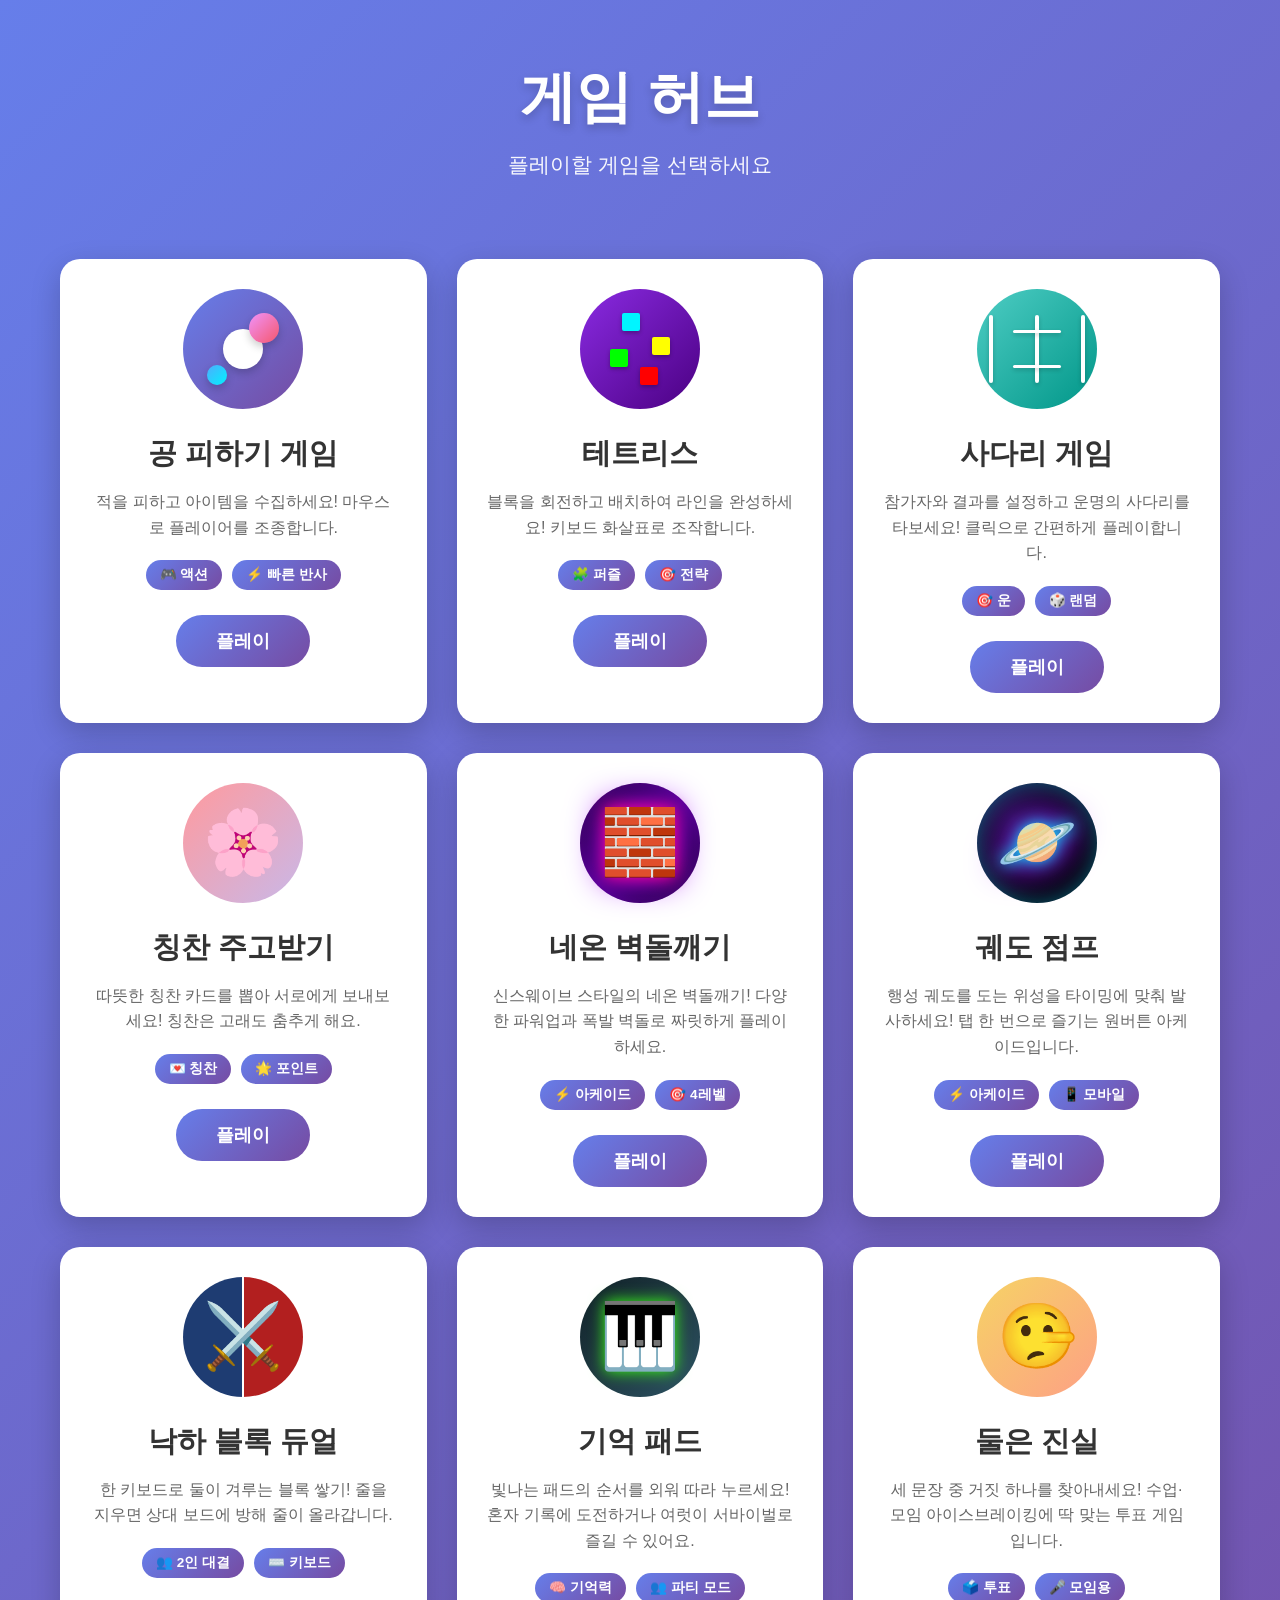
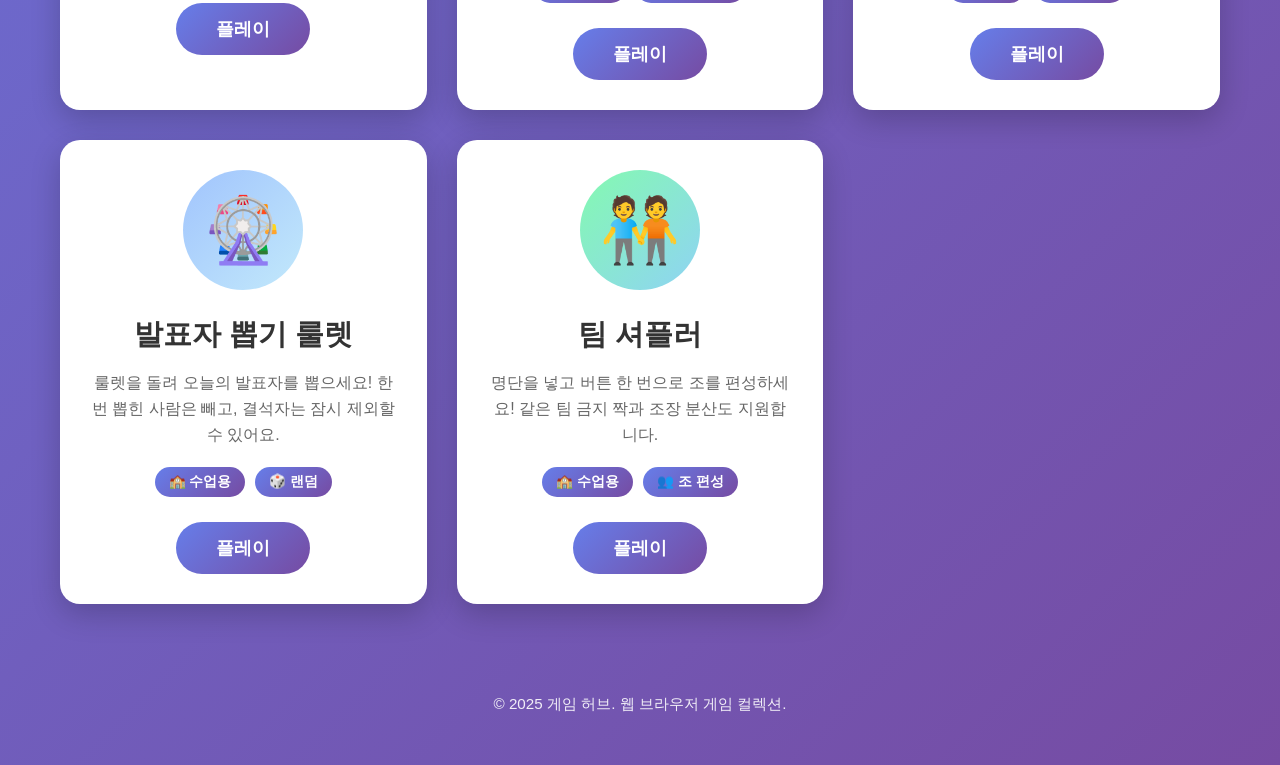
<file: index.html>
<!DOCTYPE html>
<html lang="ko">
<head>
    <meta charset="UTF-8">
    <meta name="viewport" content="width=device-width, initial-scale=1.0">
    <title>게임 허브</title>
    <link rel="stylesheet" href="css/hub.css">
</head>
<body>
    <div class="hub-container">
        <header class="hub-header">
            <h1>게임 허브</h1>
            <p>플레이할 게임을 선택하세요</p>
        </header>

        <main class="games-grid">
            <!-- 공 피하기 게임 카드 -->
            <div class="game-card">
                <div class="game-card-inner">
                    <div class="game-icon ball-game">
                        <div class="icon-circle player-color"></div>
                        <div class="icon-circle enemy-color small"></div>
                        <div class="icon-circle collectible-color tiny"></div>
                    </div>
                    <h2>공 피하기 게임</h2>
                    <p class="game-description">적을 피하고 아이템을 수집하세요! 마우스로 플레이어를 조종합니다.</p>
                    <div class="game-stats">
                        <span class="stat">🎮 액션</span>
                        <span class="stat">⚡ 빠른 반사</span>
                    </div>
                    <a href="ball-game.html" class="play-btn">플레이</a>
                </div>
            </div>

            <!-- 테트리스 게임 카드 -->
            <div class="game-card">
                <div class="game-card-inner">
                    <div class="game-icon tetris-game">
                        <div class="tetris-blocks">
                            <div class="tetris-block block-1"></div>
                            <div class="tetris-block block-2"></div>
                            <div class="tetris-block block-3"></div>
                            <div class="tetris-block block-4"></div>
                        </div>
                    </div>
                    <h2>테트리스</h2>
                    <p class="game-description">블록을 회전하고 배치하여 라인을 완성하세요! 키보드 화살표로 조작합니다.</p>
                    <div class="game-stats">
                        <span class="stat">🧩 퍼즐</span>
                        <span class="stat">🎯 전략</span>
                    </div>
                    <a href="tetris.html" class="play-btn">플레이</a>
                </div>
            </div>

            <!-- 사다리 게임 카드 -->
            <div class="game-card">
                <div class="game-card-inner">
                    <div class="game-icon ladder-game">
                        <div class="ladder-icon">
                            <div class="ladder-line vertical"></div>
                            <div class="ladder-line vertical"></div>
                            <div class="ladder-line vertical"></div>
                            <div class="ladder-line horizontal"></div>
                            <div class="ladder-line horizontal"></div>
                        </div>
                    </div>
                    <h2>사다리 게임</h2>
                    <p class="game-description">참가자와 결과를 설정하고 운명의 사다리를 타보세요! 클릭으로 간편하게 플레이합니다.</p>
                    <div class="game-stats">
                        <span class="stat">🎯 운</span>
                        <span class="stat">🎲 랜덤</span>
                    </div>
                    <a href="ladder.html" class="play-btn">플레이</a>
                </div>
            </div>

            <!-- 칭찬 주고받기 게임 카드 -->
            <div class="game-card">
                <div class="game-card-inner">
                    <div class="game-icon praise-game">
                        <div class="praise-icon">🌸</div>
                    </div>
                    <h2>칭찬 주고받기</h2>
                    <p class="game-description">따뜻한 칭찬 카드를 뽑아 서로에게 보내보세요! 칭찬은 고래도 춤추게 해요.</p>
                    <div class="game-stats">
                        <span class="stat">💌 칭찬</span>
                        <span class="stat">🌟 포인트</span>
                    </div>
                    <a href="praiseplay.html" class="play-btn">플레이</a>
                </div>
            </div>

            <!-- 네온 벽돌깨기 게임 카드 -->
            <div class="game-card">
                <div class="game-card-inner">
                    <div class="game-icon neon-breaker-game">
                        <div class="neon-breaker-icon">🧱</div>
                    </div>
                    <h2>네온 벽돌깨기</h2>
                    <p class="game-description">신스웨이브 스타일의 네온 벽돌깨기! 다양한 파워업과 폭발 벽돌로 짜릿하게 플레이하세요.</p>
                    <div class="game-stats">
                        <span class="stat">⚡ 아케이드</span>
                        <span class="stat">🎯 4레벨</span>
                    </div>
                    <a href="neon-breaker.html" class="play-btn">플레이</a>
                </div>
            </div>

            <!-- 궤도 점프 게임 카드 -->
            <div class="game-card">
                <div class="game-card-inner">
                    <div class="game-icon orbit-hop-game">
                        <div class="emoji-icon">🪐</div>
                    </div>
                    <h2>궤도 점프</h2>
                    <p class="game-description">행성 궤도를 도는 위성을 타이밍에 맞춰 발사하세요! 탭 한 번으로 즐기는 원버튼 아케이드입니다.</p>
                    <div class="game-stats">
                        <span class="stat">⚡ 아케이드</span>
                        <span class="stat">📱 모바일</span>
                    </div>
                    <a href="orbit-hop.html" class="play-btn">플레이</a>
                </div>
            </div>

            <!-- 낙하 블록 듀얼 게임 카드 -->
            <div class="game-card">
                <div class="game-card-inner">
                    <div class="game-icon block-duel-game">
                        <div class="emoji-icon">⚔️</div>
                    </div>
                    <h2>낙하 블록 듀얼</h2>
                    <p class="game-description">한 키보드로 둘이 겨루는 블록 쌓기! 줄을 지우면 상대 보드에 방해 줄이 올라갑니다.</p>
                    <div class="game-stats">
                        <span class="stat">👥 2인 대결</span>
                        <span class="stat">⌨️ 키보드</span>
                    </div>
                    <a href="block-duel.html" class="play-btn">플레이</a>
                </div>
            </div>

            <!-- 기억 패드 게임 카드 -->
            <div class="game-card">
                <div class="game-card-inner">
                    <div class="game-icon memory-pad-game">
                        <div class="emoji-icon">🎹</div>
                    </div>
                    <h2>기억 패드</h2>
                    <p class="game-description">빛나는 패드의 순서를 외워 따라 누르세요! 혼자 기록에 도전하거나 여럿이 서바이벌로 즐길 수 있어요.</p>
                    <div class="game-stats">
                        <span class="stat">🧠 기억력</span>
                        <span class="stat">👥 파티 모드</span>
                    </div>
                    <a href="memory-pad.html" class="play-btn">플레이</a>
                </div>
            </div>

            <!-- 둘은 진실 게임 카드 -->
            <div class="game-card">
                <div class="game-card-inner">
                    <div class="game-icon two-truths-game">
                        <div class="emoji-icon">🤥</div>
                    </div>
                    <h2>둘은 진실</h2>
                    <p class="game-description">세 문장 중 거짓 하나를 찾아내세요! 수업·모임 아이스브레이킹에 딱 맞는 투표 게임입니다.</p>
                    <div class="game-stats">
                        <span class="stat">🗳️ 투표</span>
                        <span class="stat">🎤 모임용</span>
                    </div>
                    <a href="two-truths.html" class="play-btn">플레이</a>
                </div>
            </div>

            <!-- 발표자 뽑기 룰렛 카드 -->
            <div class="game-card">
                <div class="game-card-inner">
                    <div class="game-icon picker-game">
                        <div class="emoji-icon">🎡</div>
                    </div>
                    <h2>발표자 뽑기 룰렛</h2>
                    <p class="game-description">룰렛을 돌려 오늘의 발표자를 뽑으세요! 한 번 뽑힌 사람은 빼고, 결석자는 잠시 제외할 수 있어요.</p>
                    <div class="game-stats">
                        <span class="stat">🏫 수업용</span>
                        <span class="stat">🎲 랜덤</span>
                    </div>
                    <a href="picker.html" class="play-btn">플레이</a>
                </div>
            </div>

            <!-- 팀 셔플러 카드 -->
            <div class="game-card">
                <div class="game-card-inner">
                    <div class="game-icon team-shuffle-game">
                        <div class="emoji-icon">🧑‍🤝‍🧑</div>
                    </div>
                    <h2>팀 셔플러</h2>
                    <p class="game-description">명단을 넣고 버튼 한 번으로 조를 편성하세요! 같은 팀 금지 짝과 조장 분산도 지원합니다.</p>
                    <div class="game-stats">
                        <span class="stat">🏫 수업용</span>
                        <span class="stat">👥 조 편성</span>
                    </div>
                    <a href="team-shuffle.html" class="play-btn">플레이</a>
                </div>
            </div>
        </main>

        <footer class="hub-footer">
            <p>&copy; 2025 게임 허브. 웹 브라우저 게임 컬렉션.</p>
        </footer>
    </div>
</body>
</html>
</file>
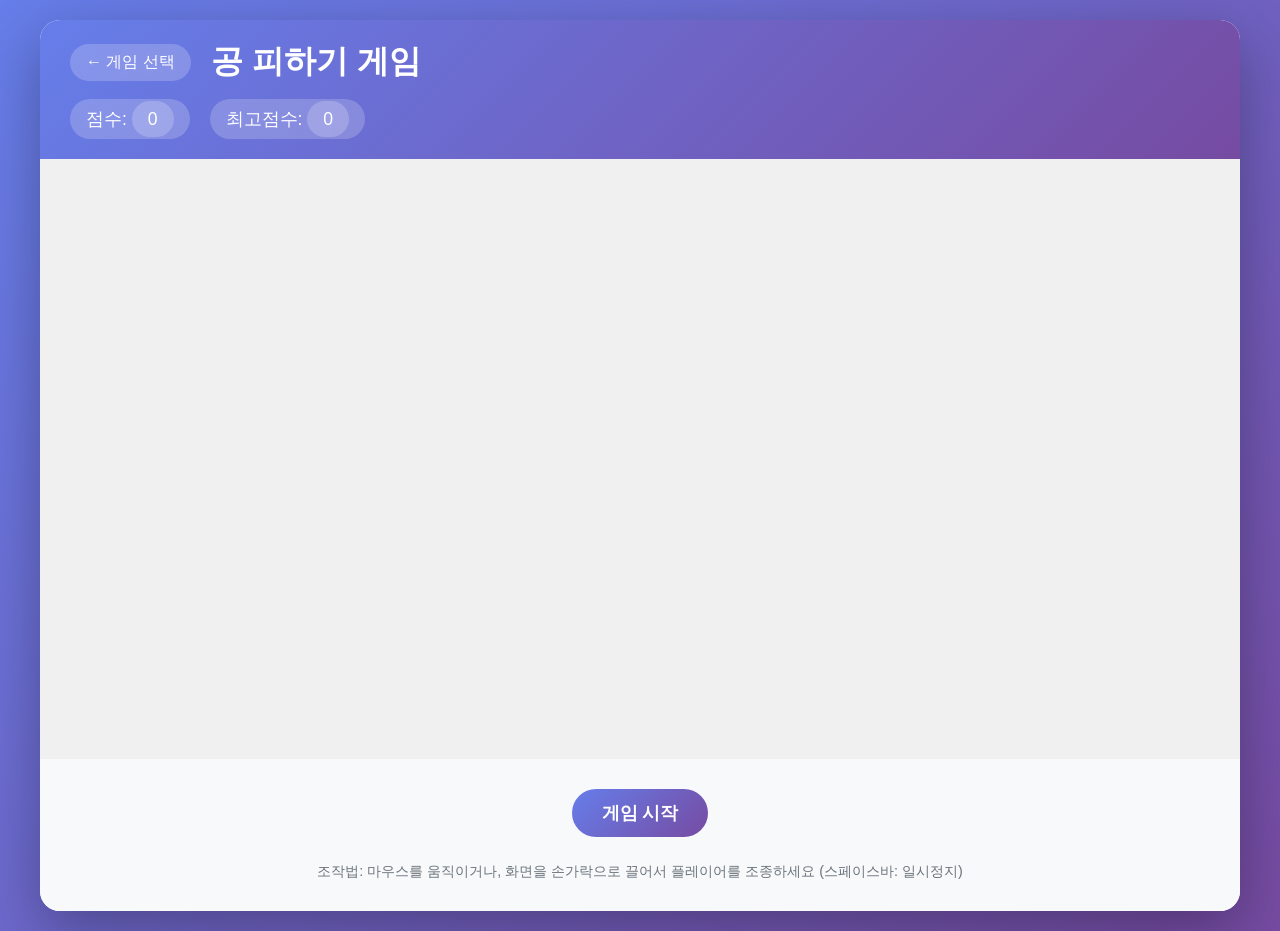
<file: ball-game.html>
<!DOCTYPE html>
<html lang="ko">
<head>
    <meta charset="UTF-8">
    <meta name="viewport" content="width=device-width, initial-scale=1.0">
    <title>공 피하기 게임</title>
    <link rel="stylesheet" href="css/ball-game.css">
</head>
<body>
    <div class="game-container">
        <header class="game-header">
            <div class="header-content">
                <a href="index.html" class="back-btn">← 게임 선택</a>
                <h1>공 피하기 게임</h1>
            </div>
            <div class="score-board">
                <span>점수: <span id="score">0</span></span>
                <span>최고점수: <span id="highScore">0</span></span>
            </div>
        </header>

        <main class="game-main">
            <div id="gameCanvas" class="game-canvas">
                <!-- 게임이 여기에 렌더링됩니다 -->
            </div>

            <div id="gameOverScreen" class="game-over hidden">
                <h2>게임 오버!</h2>
                <p>최종 점수: <span id="finalScore">0</span></p>
                <button id="restartBtn" class="btn">다시 시작</button>
            </div>
        </main>

        <footer class="game-controls">
            <button id="startBtn" class="btn btn-primary">게임 시작</button>
            <button id="pauseBtn" class="btn hidden">일시정지</button>
            <div class="instructions">
                <p>조작법: 마우스를 움직이거나, 화면을 손가락으로 끌어서 플레이어를 조종하세요 (스페이스바: 일시정지)</p>
            </div>
        </footer>
    </div>

    <script src="js/game.js"></script>
</body>
</html>
</file>
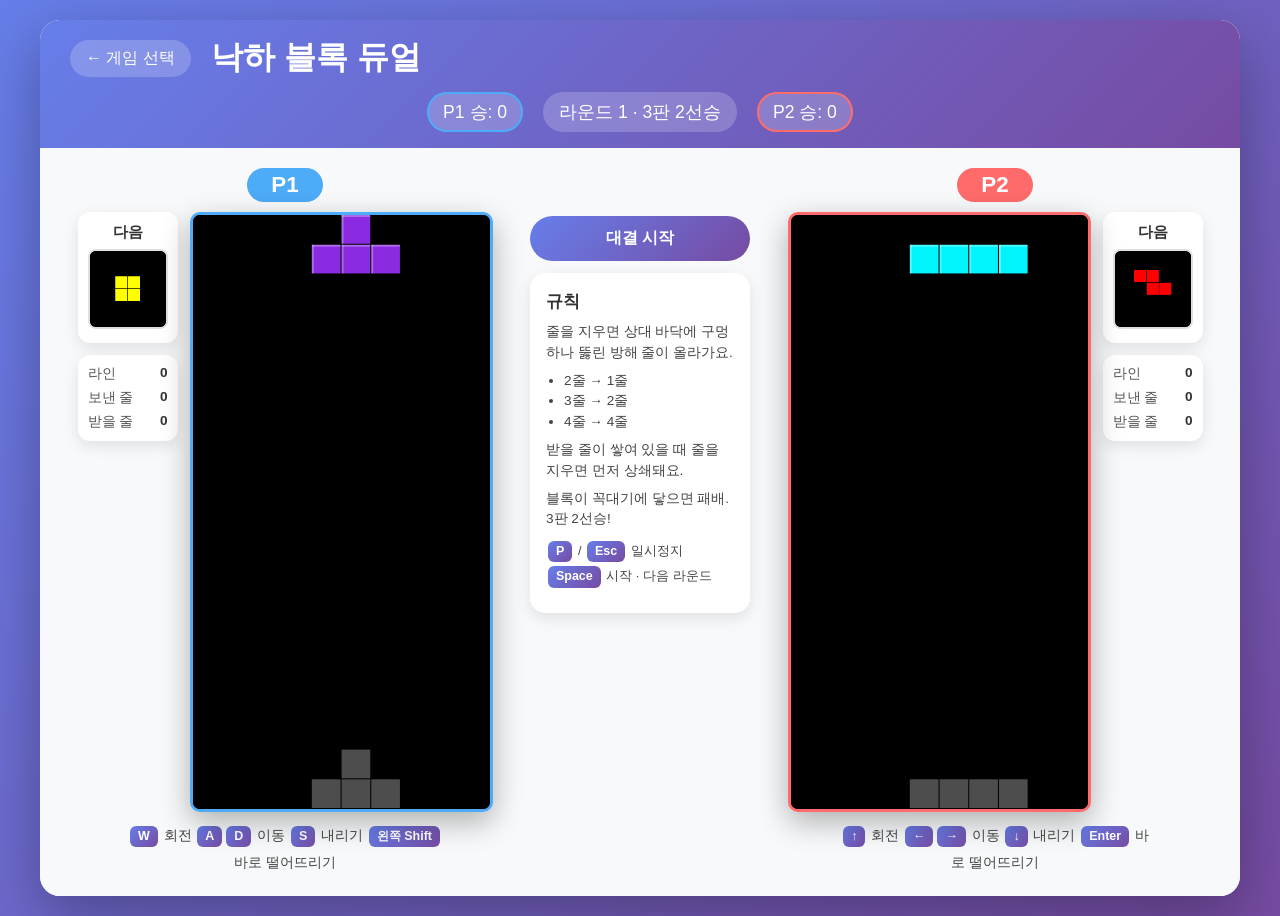
<file: block-duel.html>
<!DOCTYPE html>
<html lang="ko">
<head>
    <meta charset="UTF-8">
    <meta name="viewport" content="width=device-width, initial-scale=1.0">
    <title>낙하 블록 듀얼</title>
    <link rel="stylesheet" href="css/block-duel.css">
</head>
<body>
    <!-- 좁은 화면 / 터치 기기 안내 -->
    <div id="narrowNotice" class="narrow-notice">
        <div class="narrow-box">
            <h2>키보드가 필요한 2인 게임</h2>
            <p>낙하 블록 듀얼은 한 키보드로 두 사람이 함께 하는 게임이에요.<br>
               넓은 화면의 PC나 노트북에서 플레이해 주세요.</p>
            <div class="narrow-actions">
                <a href="index.html" class="btn">게임 선택으로</a>
                <button id="narrowDismissBtn" type="button" class="btn btn-primary">그래도 보기</button>
            </div>
        </div>
    </div>

    <div class="game-container">
        <header class="game-header">
            <div class="header-content">
                <a href="index.html" class="back-btn">← 게임 선택</a>
                <h1>낙하 블록 듀얼</h1>
            </div>
            <div class="score-board">
                <span class="p1-tag">P1 승: <span id="p1Wins">0</span></span>
                <span>라운드 <span id="roundNum">1</span> · 3판 2선승</span>
                <span class="p2-tag">P2 승: <span id="p2Wins">0</span></span>
            </div>
        </header>

        <main class="game-main">
            <div class="duel-area">
                <!-- P1 -->
                <section class="player-panel p1" id="p1Panel">
                    <h2 class="player-name">P1</h2>
                    <div class="player-body">
                        <div class="board-container">
                            <canvas id="p1Board" class="duel-board" width="300" height="600"></canvas>
                            <div id="p1Flag" class="board-flag hidden"></div>
                        </div>
                        <div class="player-side">
                            <div class="mini-box">
                                <h3>다음</h3>
                                <canvas id="p1Next" class="next-canvas" width="120" height="120"></canvas>
                            </div>
                            <div class="mini-box stats">
                                <div>라인 <strong id="p1Lines">0</strong></div>
                                <div>보낸 줄 <strong id="p1Sent">0</strong></div>
                                <div>받을 줄 <strong id="p1Pending" class="pending">0</strong></div>
                            </div>
                        </div>
                    </div>
                    <div class="keys-guide">
                        <span class="key">W</span> 회전
                        <span class="key">A</span><span class="key">D</span> 이동
                        <span class="key">S</span> 내리기
                        <span class="key">왼쪽 Shift</span> 바로 떨어뜨리기
                    </div>
                </section>

                <!-- 가운데 -->
                <section class="center-panel">
                    <button id="startBtn" type="button" class="btn btn-primary">대결 시작</button>
                    <button id="pauseBtn" type="button" class="btn hidden">일시정지</button>
                    <div class="instructions">
                        <h4>규칙</h4>
                        <p>줄을 지우면 상대 바닥에 구멍 하나 뚫린 방해 줄이 올라가요.</p>
                        <ul>
                            <li>2줄 → 1줄</li>
                            <li>3줄 → 2줄</li>
                            <li>4줄 → 4줄</li>
                        </ul>
                        <p>받을 줄이 쌓여 있을 때 줄을 지우면 먼저 상쇄돼요.</p>
                        <p>블록이 꼭대기에 닿으면 패배. 3판 2선승!</p>
                        <p class="small"><span class="key">P</span> / <span class="key">Esc</span> 일시정지<br>
                           <span class="key">Space</span> 시작 · 다음 라운드</p>
                    </div>
                </section>

                <!-- P2 -->
                <section class="player-panel p2" id="p2Panel">
                    <h2 class="player-name">P2</h2>
                    <div class="player-body">
                        <div class="board-container">
                            <canvas id="p2Board" class="duel-board" width="300" height="600"></canvas>
                            <div id="p2Flag" class="board-flag hidden"></div>
                        </div>
                        <div class="player-side">
                            <div class="mini-box">
                                <h3>다음</h3>
                                <canvas id="p2Next" class="next-canvas" width="120" height="120"></canvas>
                            </div>
                            <div class="mini-box stats">
                                <div>라인 <strong id="p2Lines">0</strong></div>
                                <div>보낸 줄 <strong id="p2Sent">0</strong></div>
                                <div>받을 줄 <strong id="p2Pending" class="pending">0</strong></div>
                            </div>
                        </div>
                    </div>
                    <div class="keys-guide">
                        <span class="key">↑</span> 회전
                        <span class="key">←</span><span class="key">→</span> 이동
                        <span class="key">↓</span> 내리기
                        <span class="key">Enter</span> 바로 떨어뜨리기
                    </div>
                </section>
            </div>

            <!-- 라운드/매치 결과 · 일시정지 화면 -->
            <div id="resultScreen" class="result-screen hidden">
                <div class="result-box">
                    <h2 id="resultTitle">P1 승리!</h2>
                    <p id="resultDetail">라운드 스코어 1 : 0</p>
                    <button id="resultBtn" type="button" class="btn btn-primary">다음 라운드</button>
                    <p class="small">Space 키로도 진행할 수 있어요</p>
                </div>
            </div>
        </main>
    </div>

    <script src="js/tetris.js"></script>
    <script src="js/block-duel.js"></script>
</body>
</html>
</file>
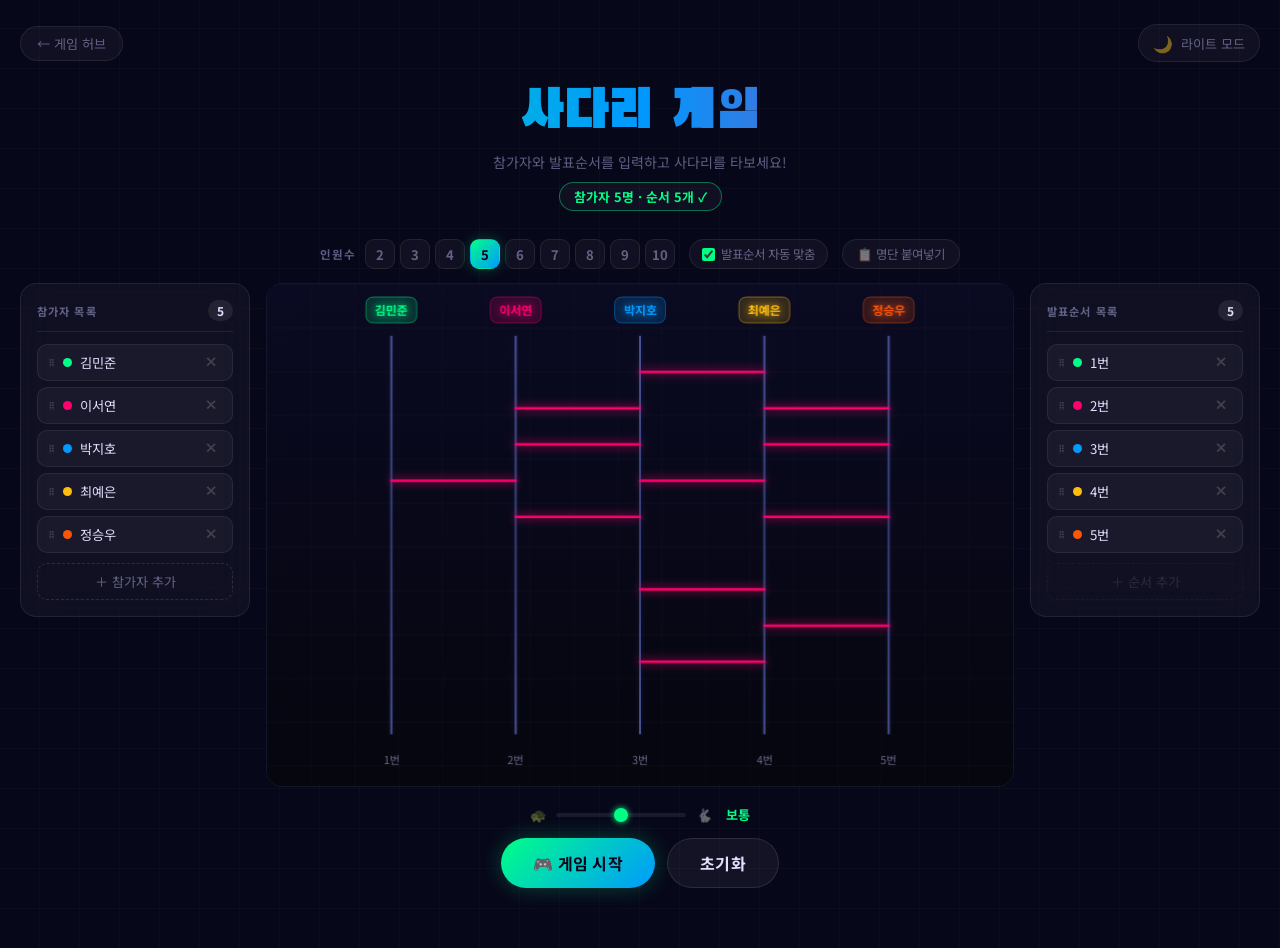
<file: ladder.html>
<!DOCTYPE html>
<html lang="ko">
<head>
  <meta charset="UTF-8">
  <meta name="viewport" content="width=device-width, initial-scale=1.0">
  <title>사다리 게임</title>
  <link rel="preconnect" href="https://fonts.googleapis.com">
  <link rel="preconnect" href="https://fonts.gstatic.com" crossorigin>
  <link href="https://fonts.googleapis.com/css2?family=Black+Han+Sans&family=Noto+Sans+KR:wght@400;700;900&display=swap" rel="stylesheet">
  <style>
    :root {
      --bg: #07071a;
      --panel-bg: rgba(255,255,255,0.04);
      --panel-border: rgba(255,255,255,0.08);
      --text: #e0e0ff;
      --text-muted: rgba(200,200,255,0.45);
      --neon-green: #00ff87;
      --neon-pink: #ff006e;
      --neon-blue: #0099ff;
      --radius: 16px;
      --font: 'Noto Sans KR', sans-serif;
      --font-title: 'Black Han Sans', sans-serif;
      --grid-line: rgba(255,255,255,0.018);
    }
    :root.light {
      --bg: #f0f2f8;
      --panel-bg: rgba(255,255,255,0.85);
      --panel-border: rgba(0,0,0,0.08);
      --text: #1a1a3e;
      --text-muted: rgba(60,60,120,0.55);
      --neon-green: #00b85c;
      --neon-pink: #e0005f;
      --neon-blue: #0077cc;
      --grid-line: rgba(0,0,0,0.04);
    }
    *, *::before, *::after { box-sizing: border-box; margin: 0; padding: 0; }

    body {
      font-family: var(--font);
      background: var(--bg);
      color: var(--text);
      min-height: 100vh;
      padding: 24px 20px 40px;
      background-image:
        repeating-linear-gradient(0deg, transparent, transparent 39px, var(--grid-line) 39px, var(--grid-line) 40px),
        repeating-linear-gradient(90deg, transparent, transparent 39px, var(--grid-line) 39px, var(--grid-line) 40px);
    }

    .page-wrapper { max-width: 1340px; margin: 0 auto; }

    /* Back button */
    .top-bar {
      display: flex; align-items: center; justify-content: space-between;
      margin-bottom: 20px;
    }
    .back-btn {
      display: inline-flex; align-items: center; gap: 6px;
      background: var(--panel-bg);
      color: var(--text-muted);
      text-decoration: none;
      padding: 7px 16px;
      border-radius: 50px;
      font-size: 0.82rem;
      border: 1px solid var(--panel-border);
      transition: all 0.2s;
    }
    .back-btn:hover { color: var(--neon-green); border-color: rgba(0,200,100,0.4); background: rgba(0,200,100,0.06); }

    /* Theme toggle */
    .theme-toggle {
      display: inline-flex; align-items: center; gap: 8px;
      background: var(--panel-bg);
      border: 1px solid var(--panel-border);
      border-radius: 50px;
      padding: 6px 14px;
      cursor: pointer;
      font-family: var(--font);
      font-size: 0.82rem;
      color: var(--text-muted);
      transition: all 0.2s;
    }
    .theme-toggle:hover { color: var(--text); border-color: var(--neon-blue); background: rgba(0,150,255,0.06); }
    .theme-toggle .toggle-icon { font-size: 1rem; transition: transform 0.4s; }
    :root.light .theme-toggle .toggle-icon { transform: rotate(180deg); }

    /* Header */
    .header { text-align: center; margin-bottom: 28px; }
    .header h1 {
      font-family: var(--font-title);
      font-size: clamp(2rem, 5vw, 3.2rem);
      background: linear-gradient(90deg, var(--neon-green) 0%, var(--neon-blue) 50%, var(--neon-pink) 100%);
      -webkit-background-clip: text; -webkit-text-fill-color: transparent; background-clip: text;
      letter-spacing: 0.04em; margin-bottom: 6px;
    }
    .header p { color: var(--text-muted); font-size: 0.88rem; }
    .count-status {
      display: inline-flex; align-items: center; gap: 6px;
      margin-top: 10px;
      padding: 4px 14px; border-radius: 50px;
      font-size: 0.8rem; font-weight: 700;
      border: 1px solid rgba(255,255,255,0.1);
      background: rgba(255,255,255,0.04);
      transition: all 0.3s;
    }
    .count-status.ok { border-color: rgba(0,255,135,0.4); color: var(--neon-green); }
    .count-status.mismatch { border-color: rgba(255,0,110,0.4); color: var(--neon-pink); }

    /* Main layout */
    .main-layout {
      display: grid;
      grid-template-columns: 230px 1fr 230px;
      gap: 16px;
      align-items: start;
      margin-bottom: 18px;
    }

    /* Panels */
    .panel {
      background: var(--panel-bg);
      border: 1px solid var(--panel-border);
      border-radius: var(--radius);
      padding: 16px;
      backdrop-filter: blur(20px);
      -webkit-backdrop-filter: blur(20px);
    }
    .panel-header {
      display: flex; justify-content: space-between; align-items: center;
      font-size: 0.7rem; font-weight: 700; letter-spacing: 0.1em;
      text-transform: uppercase; color: var(--text-muted);
      margin-bottom: 12px; padding-bottom: 10px;
      border-bottom: 1px solid var(--panel-border);
    }
    .panel-badge {
      background: rgba(255,255,255,0.08); color: var(--text);
      border-radius: 50px; padding: 2px 9px;
      font-size: 0.75rem; font-weight: 700;
      letter-spacing: 0;
    }

    /* Card list */
    .card-list {
      display: flex; flex-direction: column; gap: 6px;
      min-height: 50px; margin-bottom: 10px;
    }
    .player-card {
      display: flex; align-items: center; gap: 8px;
      padding: 8px 10px;
      background: rgba(255,255,255,0.04);
      border: 1px solid rgba(255,255,255,0.07);
      border-radius: 10px;
      cursor: grab; transition: all 0.15s;
      user-select: none;
    }
    .player-card:active { cursor: grabbing; }
    .player-card:hover { background: rgba(255,255,255,0.07); }
    .player-card.dragging { opacity: 0.35; transform: scale(0.97); }
    .player-card.drag-over { border-color: var(--neon-green); background: rgba(0,255,135,0.06); }
    .card-color-dot { width: 9px; height: 9px; border-radius: 50%; flex-shrink: 0; }
    .card-handle { color: rgba(255,255,255,0.18); font-size: 13px; flex-shrink: 0; cursor: grab; }
    .card-input {
      flex: 1; background: transparent; border: none; outline: none;
      color: var(--text); font-family: var(--font); font-size: 0.83rem; min-width: 0;
    }
    .card-input::placeholder { color: var(--text-muted); }
    .card-remove {
      background: none; border: none; color: rgba(255,255,255,0.18);
      cursor: pointer; padding: 2px 4px; font-size: 13px; border-radius: 4px;
      transition: color 0.15s; flex-shrink: 0; line-height: 1;
    }
    .card-remove:hover { color: var(--neon-pink); }

    /* Panel add button */
    .panel-add-btn {
      width: 100%; padding: 8px;
      background: transparent;
      border: 1px dashed rgba(255,255,255,0.12);
      border-radius: 10px; color: var(--text-muted);
      font-family: var(--font); font-size: 0.82rem;
      cursor: pointer; transition: all 0.2s;
    }
    .panel-add-btn:hover:not(:disabled) {
      border-color: var(--neon-green); color: var(--neon-green);
      background: rgba(0,255,135,0.05);
    }
    .panel-add-btn:disabled { opacity: 0.3; cursor: not-allowed; }

    /* Canvas section */
    .ladder-section { display: flex; flex-direction: column; }
    canvas {
      width: 100%; height: clamp(340px, 56vh, 580px);
      border-radius: var(--radius); display: block;
      border: 1px solid rgba(255,255,255,0.06);
    }

    /* Control bar */
    .control-bar {
      display: flex; gap: 12px; justify-content: center;
      flex-wrap: wrap; margin-bottom: 20px;
    }
    .btn {
      padding: 12px 32px; border: none; border-radius: 50px;
      font-family: var(--font); font-weight: 700; font-size: 1rem;
      cursor: pointer; transition: all 0.2s; letter-spacing: 0.02em;
    }
    .btn-primary {
      background: linear-gradient(135deg, var(--neon-green), var(--neon-blue));
      color: #05051a;
      box-shadow: 0 0 22px rgba(0,255,135,0.25);
    }
    .btn-primary:hover:not(:disabled) {
      box-shadow: 0 0 40px rgba(0,255,135,0.55), 0 0 70px rgba(0,153,255,0.25);
      transform: translateY(-2px);
    }
    .btn-secondary {
      background: rgba(255,255,255,0.05); color: var(--text);
      border: 1px solid rgba(255,255,255,0.1);
    }
    .btn-secondary:hover:not(:disabled) {
      background: rgba(255,0,110,0.08); border-color: rgba(255,0,110,0.4);
      color: var(--neon-pink); box-shadow: 0 0 20px rgba(255,0,110,0.15);
    }
    .btn:disabled { opacity: 0.35; cursor: not-allowed; transform: none !important; box-shadow: none !important; }
    /* 공이 내려가는 동안에는 명단·인원을 바꿀 수 없다 */
    body.is-animating .setup-bar,
    body.is-animating .roster-box,
    body.is-animating .panel { pointer-events: none; opacity: 0.55; }

    /* Speed slider */
    .speed-bar {
      display: flex; align-items: center; gap: 10px;
      justify-content: center; margin-bottom: 14px;
      font-size: 0.82rem; color: var(--text-muted);
    }
    .speed-bar input[type=range] {
      -webkit-appearance: none; appearance: none;
      width: 130px; height: 4px;
      border-radius: 4px;
      background: var(--panel-border);
      outline: none; cursor: pointer;
    }
    .speed-bar input[type=range]::-webkit-slider-thumb {
      -webkit-appearance: none; appearance: none;
      width: 14px; height: 14px; border-radius: 50%;
      background: var(--neon-green);
      box-shadow: 0 0 6px var(--neon-green);
      cursor: pointer;
    }
    .speed-label { min-width: 28px; text-align: right; color: var(--neon-green); font-weight: 700; }

    /* Results */
    .results-section {
      background: var(--panel-bg); border: 1px solid var(--panel-border);
      border-radius: var(--radius); padding: 24px;
      backdrop-filter: blur(20px); -webkit-backdrop-filter: blur(20px);
      box-shadow: 0 0 40px rgba(0,255,135,0.07), 0 0 80px rgba(0,153,255,0.04);
      animation: sectionAppear 0.5s cubic-bezier(0.22,1,0.36,1);
    }
    @keyframes sectionAppear {
      0%   { opacity: 0; transform: translateY(18px); }
      100% { opacity: 1; transform: translateY(0); }
    }
    .results-header {
      display: flex; justify-content: space-between; align-items: center;
      margin-bottom: 20px;
    }
    .results-section h2 {
      font-family: var(--font-title); font-size: 1.5rem;
      background: linear-gradient(90deg, var(--neon-green), var(--neon-blue), var(--neon-pink));
      -webkit-background-clip: text; -webkit-text-fill-color: transparent; background-clip: text;
    }
    .results-actions { display: flex; gap: 8px; align-items: center; }
    .btn-icon {
      background: var(--panel-bg); border: 1px solid var(--panel-border);
      color: var(--text-muted); border-radius: 8px;
      padding: 5px 12px; font-size: 0.78rem; font-family: var(--font);
      cursor: pointer; transition: all 0.2s; white-space: nowrap;
    }
    .btn-icon:hover { color: var(--neon-green); border-color: rgba(0,200,100,0.4); }
    .results-hint {
      font-size: 0.82rem; color: var(--text-muted);
      text-align: center; margin-bottom: 16px;
      transition: opacity 0.3s;
    }
    .results-grid {
      display: grid;
      grid-template-columns: repeat(auto-fill, minmax(200px, 1fr));
      gap: 12px;
    }
    .result-item {
      padding: 16px 18px; border-radius: 14px;
      border: 1px solid rgba(255,255,255,0.07);
      border-left: 4px solid;
      background: rgba(255,255,255,0.04);
      display: flex; flex-direction: column; gap: 6px;
      transition: all 0.3s;
      animation: cardIn 0.45s cubic-bezier(0.34,1.56,0.64,1) both;
    }
    .result-item:hover {
      background: rgba(255,255,255,0.07);
      transform: translateY(-2px);
    }
    .result-item .result-rank {
      font-size: 0.7rem; font-weight: 700; letter-spacing: 0.08em;
      color: var(--text-muted); text-transform: uppercase;
    }
    .result-item .result-name {
      font-size: 0.95rem; font-weight: 700;
      line-height: 1.2; color: var(--text);
    }
    .result-item .result-arrow {
      font-size: 0.7rem; color: var(--text-muted);
    }
    .result-item .result-outcome {
      font-size: 1.1rem; font-weight: 700;
      line-height: 1.2;
    }
    @keyframes cardIn {
      0%   { opacity: 0; transform: scale(0.82) translateY(10px); }
      100% { opacity: 1; transform: scale(1) translateY(0); }
    }
    /* 순차 공개 모드: 숨김 상태 */
    .result-item.hidden-result {
      cursor: pointer;
      background: rgba(255,255,255,0.02);
      border-left-color: rgba(255,255,255,0.15) !important;
      border-color: rgba(255,255,255,0.06) !important;
    }
    .result-item.hidden-result .result-rank,
    .result-item.hidden-result .result-name,
    .result-item.hidden-result .result-arrow,
    .result-item.hidden-result .result-outcome { opacity: 0; }
    .result-item.hidden-result::after {
      content: '클릭하여 공개';
      position: absolute; left: 50%; top: 50%;
      transform: translate(-50%, -50%);
      font-size: 0.78rem; color: var(--text-muted);
      white-space: nowrap; pointer-events: none;
    }
    .result-item.hidden-result { position: relative; }
    .result-item.reveal-anim {
      animation: revealPop 0.4s cubic-bezier(0.34,1.56,0.64,1);
    }
    @keyframes revealPop {
      0%   { transform: scale(0.88); opacity: 0.4; }
      100% { transform: scale(1);    opacity: 1; }
    }

    /* Toast message */
    .toast {
      position: fixed; bottom: 32px; left: 50%;
      transform: translateX(-50%) translateY(16px);
      background: rgba(15,15,40,0.92);
      border: 1px solid rgba(255,255,255,0.1);
      color: var(--text); padding: 10px 22px;
      border-radius: 50px; font-size: 0.88rem;
      backdrop-filter: blur(20px); -webkit-backdrop-filter: blur(20px);
      opacity: 0; transition: all 0.3s; pointer-events: none; z-index: 9999;
      white-space: nowrap;
    }
    .toast.show { opacity: 1; transform: translateX(-50%) translateY(0); }
    .toast.error { border-color: rgba(255,0,110,0.5); }
    .toast.success { border-color: rgba(0,255,135,0.5); }

    /* Mobile */
    /* Setup bar */
    .setup-bar {
      display: flex; flex-wrap: wrap; align-items: center;
      justify-content: center; gap: 10px 14px;
      margin-bottom: 14px;
    }
    .count-picker { display: flex; align-items: center; flex-wrap: wrap; gap: 5px; }
    .setup-label {
      font-size: 0.72rem; font-weight: 700; letter-spacing: 0.08em;
      text-transform: uppercase; color: var(--text-muted); margin-right: 4px;
    }
    .count-chip {
      width: 30px; height: 30px; border-radius: 9px;
      background: var(--panel-bg); border: 1px solid var(--panel-border);
      color: var(--text-muted); font-family: var(--font);
      font-size: 0.82rem; font-weight: 700; cursor: pointer;
      transition: all 0.2s;
    }
    .count-chip:hover { color: var(--text); border-color: var(--neon-blue); }
    .count-chip.active {
      background: linear-gradient(135deg, var(--neon-green), var(--neon-blue));
      border-color: transparent; color: #04041a;
      box-shadow: 0 0 14px rgba(0,255,135,0.25);
    }
    .sync-toggle {
      display: inline-flex; align-items: center; gap: 6px;
      font-size: 0.78rem; color: var(--text-muted); cursor: pointer;
      padding: 5px 12px; border-radius: 50px;
      background: var(--panel-bg); border: 1px solid var(--panel-border);
      transition: all 0.2s; user-select: none;
    }
    .sync-toggle:hover { color: var(--text); }
    .sync-toggle input { accent-color: var(--neon-green); cursor: pointer; margin: 0; }
    .roster-toggle {
      background: var(--panel-bg); border: 1px solid var(--panel-border);
      color: var(--text-muted); border-radius: 50px;
      padding: 5px 14px; font-size: 0.78rem; font-family: var(--font);
      cursor: pointer; transition: all 0.2s;
    }
    .roster-toggle:hover, .roster-toggle.active {
      color: var(--neon-green); border-color: rgba(0,200,100,0.4);
      background: rgba(0,200,100,0.06);
    }

    /* Roster paste */
    .roster-box {
      background: var(--panel-bg); border: 1px solid var(--panel-border);
      border-radius: var(--radius); padding: 14px;
      margin-bottom: 16px;
      backdrop-filter: blur(20px);
      -webkit-backdrop-filter: blur(20px);
    }
    .roster-box[hidden] { display: none; }
    .roster-box textarea {
      width: 100%; min-height: 96px; resize: vertical;
      background: rgba(255,255,255,0.04);
      border: 1px solid var(--panel-border); border-radius: 10px;
      padding: 10px 12px; color: var(--text);
      font-family: var(--font); font-size: 0.83rem; line-height: 1.6;
      outline: none; transition: border-color 0.2s;
    }
    :root.light .roster-box textarea { background: rgba(0,0,0,0.03); }
    .roster-box textarea:focus { border-color: var(--neon-green); }
    .roster-box textarea::placeholder { color: var(--text-muted); }
    .roster-actions {
      display: flex; align-items: center; gap: 8px;
      margin-top: 10px; flex-wrap: wrap;
    }
    .roster-hint { flex: 1; min-width: 170px; font-size: 0.75rem; color: var(--text-muted); }
    .btn-icon.roster-apply {
      color: var(--neon-green); border-color: rgba(0,200,100,0.4); font-weight: 700;
    }
    .btn-icon.roster-apply:hover { background: rgba(0,200,100,0.1); }

    @media (max-width: 800px) {
      .main-layout { grid-template-columns: 1fr; }
      canvas { height: 300px; }
      .header h1 { font-size: 2rem; }
      .setup-bar { gap: 8px 10px; }
      .count-chip { width: 28px; height: 28px; font-size: 0.78rem; }
    }
  </style>
</head>
<body>
  <div class="page-wrapper">
    <div class="top-bar">
      <a href="index.html" class="back-btn">← 게임 허브</a>
      <button class="theme-toggle" id="themeToggle">
        <span class="toggle-icon">🌙</span>
        <span class="toggle-label">라이트 모드</span>
      </button>
    </div>

    <div class="header">
      <h1>사다리 게임</h1>
      <p>참가자와 발표순서를 입력하고 사다리를 타보세요!</p>
      <div class="count-status" id="countStatus">참가자 5명 · 순서 5개 ✓</div>
    </div>

    <div class="setup-bar">
      <div class="count-picker" id="countPicker">
        <span class="setup-label">인원수</span>
      </div>
      <label class="sync-toggle">
        <input type="checkbox" id="syncCheck" checked>
        <span>발표순서 자동 맞춤</span>
      </label>
      <button class="roster-toggle" id="rosterToggle">📋 명단 붙여넣기</button>
    </div>

    <div class="roster-box" id="rosterBox" hidden>
      <textarea id="rosterInput" placeholder="명단을 그대로 붙여넣으세요&#10;예) 1. 김민준 (개발팀) 010-1234-5678&#10;    2. 이서연 / 디자인팀&#10;한 줄로: 김민준, 이서연, 박지호"></textarea>
      <div class="roster-actions">
        <span class="roster-hint" id="rosterHint">번호·부서·직급·연락처는 걸러내고 이름만 뽑습니다</span>
        <button class="btn-icon" id="rosterClearBtn">지우기</button>
        <button class="btn-icon roster-apply" id="rosterApplyBtn">명단 적용</button>
      </div>
    </div>

    <div class="main-layout">
      <!-- Left: Players -->
      <div class="panel">
        <div class="panel-header">
          참가자 목록
          <span class="panel-badge" id="playerBadge">5</span>
        </div>
        <div class="card-list" id="playersList"></div>
        <button class="panel-add-btn" id="addPlayerBtn">＋ 참가자 추가</button>
      </div>

      <!-- Center: Canvas -->
      <div class="ladder-section">
        <canvas id="ladderCanvas"></canvas>
      </div>

      <!-- Right: Outcomes -->
      <div class="panel">
        <div class="panel-header">
          발표순서 목록
          <span class="panel-badge" id="outcomeBadge">5</span>
        </div>
        <div class="card-list" id="outcomesList"></div>
        <button class="panel-add-btn" id="addOutcomeBtn">＋ 순서 추가</button>
      </div>
    </div>

    <div class="speed-bar">
      <span>🐢</span>
      <input type="range" id="speedSlider" min="1" max="5" value="3" step="1">
      <span>🐇</span>
      <span class="speed-label" id="speedLabel">보통</span>
    </div>

    <div class="control-bar">
      <button class="btn btn-primary" id="startGameBtn">🎮 게임 시작</button>
      <button class="btn btn-secondary" id="resetGameBtn">초기화</button>
    </div>

    <div class="results-section" id="resultsSection" style="display:none;">
      <div class="results-header">
        <h2>⭐ 게임 결과</h2>
        <div class="results-actions">
          <button class="btn-icon" id="revealModeBtn">🙈 순차 공개</button>
          <button class="btn-icon" id="copyResultBtn">📋 복사</button>
        </div>
      </div>
      <div class="results-hint" id="resultsHint" style="display:none;">카드를 클릭하면 결과가 공개됩니다</div>
      <div class="results-grid" id="resultsList"></div>
    </div>
  </div>

  <div class="toast" id="toast"></div>

  <script src="js/roster.js"></script>
  <script>
    // ─── Constants ───────────────────────────────────────────────
    const RESULTS_SESSION_KEY = 'ladderResults';
    const LADDER_SESSION_KEY  = 'ladderRungs';
    const NAMES_SESSION_KEY   = 'ladderNames';
    const NAMES_LOCAL_KEY     = 'ladderNamesPersist';
    const SYNC_KEY            = 'ladderAutoSync';
    const COLORS = [
      '#00ff87','#ff006e','#0099ff','#ffbe0b',
      '#fb5607','#a855f7','#3a86ff','#ff99c8',
      '#06d6a0','#f72585'
    ];
    const LABEL_H = 52; // pixels reserved at top/bottom for name labels
    const MAX_COUNT = 10;
    const MIN_COUNT = 2;

    // ─── State ───────────────────────────────────────────────────
    let players  = ['김민준', '이서연', '박지호', '최예은', '정승우'];
    let outcomes = ['1번', '2번', '3번', '4번', '5번'];
    let ladderRungs = []; // [{row, startCol, endCol}]
    let animationId = null;
    let dragSrcIndex = null;
    let dragType = null;
    let revealMode = false;
    let lastResults = null; // 마지막 게임 결과 [{name, outcome, color}]
    let isAnimating = false;
    let anim = null;        // 진행 중 애니메이션 { paths, pos, idx }
    let autoSync = localStorage.getItem(SYNC_KEY) !== 'off';

    // ─── Canvas ──────────────────────────────────────────────────
    const canvas = document.getElementById('ladderCanvas');
    const ctx = canvas.getContext('2d');

    function resizeCanvas() {
      canvas.width  = canvas.offsetWidth;
      canvas.height = canvas.offsetHeight;
    }

    // 가로줄을 무작위로만 깔면 행이 부족하고 왼쪽 열부터 채워져서 결과가
    // '제자리 근처'로 쏠린다 (10명 기준 한 결과가 1%~21%).
    // 그래서 위쪽 randomRows행은 보기 좋게 무작위로 깔고, 아래쪽 n행에서
    // 미리 뽑아 둔 균등 순열에 맞춰 준다 — 결과 분포는 항상 정확히 균등하다.
    function getRandomRows(n) {
      return Math.max(n, 6);
    }

    function getNumRows(n) {
      return getRandomRows(n) + n;
    }

    function getLadderMetrics() {
      const n = players.length;
      const w = canvas.width, h = canvas.height;
      const gapX    = w / (n + 1);
      const ladderH = h - LABEL_H * 2;
      const numRows = getNumRows(n);
      const stepY   = ladderH / numRows;
      return { n, w, h, gapX, ladderH, numRows, stepY };
    }

    function rungY(row) {
      const { ladderH, numRows } = getLadderMetrics();
      return LABEL_H + ((row + 1) / numRows) * ladderH;
    }

    // ─── Ladder Generation ───────────────────────────────────────
    function shuffle(arr) {
      for (let i = arr.length - 1; i > 0; i--) {
        const j = Math.floor(Math.random() * (i + 1));
        [arr[i], arr[j]] = [arr[j], arr[i]];
      }
      return arr;
    }

    function generateLadder() {
      const n = players.length;
      const randomRows = getRandomRows(n);
      const RUNG_CHANCE = 0.45;
      let rowUsage;
      const place = (r, c) => {
        const used = rowUsage[r];
        if (used.has(c) || used.has(c + 1)) return false;
        used.add(c); used.add(c + 1);
        ladderRungs.push({ row: r, startCol: c, endCol: c + 1 });
        return true;
      };

      // 1) 장식용 무작위 구간 — 칸 순서를 섞어 왼쪽 열부터 채워지는 편향을 없앤다.
      //    모든 열 쌍에 가로줄이 하나도 못 들어가면 (드물다) 다시 깐다.
      const cells = [];
      for (let r = 0; r < randomRows; r++) {
        for (let c = 0; c < n - 1; c++) cells.push([r, c]);
      }
      const hasPair = c => ladderRungs.some(g => g.startCol === c);
      do {
        ladderRungs = [];
        rowUsage = Array.from({ length: getNumRows(n) }, () => new Set());
        shuffle(cells).forEach(([r, c]) => { if (Math.random() < RUNG_CHANCE) place(r, c); });
        for (let c = 0; c < n - 1; c++) {
          if (hasPair(c)) continue;
          for (const r of shuffle([...Array(randomRows).keys()])) if (place(r, c)) break;
        }
      } while (cells.length && [...Array(n - 1).keys()].some(c => !hasPair(c)));

      // 2) 지금까지 내려왔을 때 각 열에 누가 와 있는지
      const at = Array(n);
      getFinalCols(n).forEach((col, p) => { at[col] = p; });

      // 3) 도착 열을 균등 순열로 먼저 뽑고, 홀짝 전치 정렬로 맞춘다 (n행이면 충분)
      const target = shuffle([...Array(n).keys()]);
      for (let k = 0; k < n; k++) {
        for (let c = k % 2; c < n - 1; c += 2) {
          if (target[at[c]] > target[at[c + 1]]) {
            place(randomRows + k, c);
            [at[c], at[c + 1]] = [at[c + 1], at[c]];
          }
        }
      }
      saveLadder();
    }

    // 가로줄만 보고 각 참가자가 도착하는 열을 계산한다 (화면 크기와 무관)
    function getFinalCols(n = players.length) {
      const numRows = getNumRows(n);
      return Array.from({ length: n }, (_, p) => {
        let col = p;
        for (let row = 0; row < numRows; row++) {
          const g = ladderRungs.find(g => g.row === row && (g.startCol === col || g.endCol === col));
          if (g) col = g.startCol === col ? g.endCol : g.startCol;
        }
        return col;
      });
    }

    function saveLadder() {
      try {
        sessionStorage.setItem(LADDER_SESSION_KEY, JSON.stringify({ n: players.length, rungs: ladderRungs }));
      } catch (e) { /* 저장 불가 환경은 무시 */ }
    }

    // 새로고침 전 사다리를 되살린다. 인원이 다르거나 형식이 맞지 않으면 false
    function restoreLadder() {
      try {
        const saved = JSON.parse(sessionStorage.getItem(LADDER_SESSION_KEY));
        const n = players.length, numRows = getNumRows(n);
        if (!saved || saved.n !== n || !Array.isArray(saved.rungs)) return false;
        const valid = saved.rungs.every(g =>
          Number.isInteger(g.row) && g.row >= 0 && g.row < numRows &&
          Number.isInteger(g.startCol) && g.startCol >= 0 &&
          g.endCol === g.startCol + 1 && g.endCol < n
        );
        if (!valid) return false;
        ladderRungs = saved.rungs;
        return true;
      } catch (e) { return false; }
    }

    // ─── Draw ────────────────────────────────────────────────────
    function rrect(cx, x, y, w, h, r) {
      cx.beginPath();
      cx.moveTo(x + r, y);
      cx.lineTo(x + w - r, y);
      cx.quadraticCurveTo(x + w, y, x + w, y + r);
      cx.lineTo(x + w, y + h - r);
      cx.quadraticCurveTo(x + w, y + h, x + w - r, y + h);
      cx.lineTo(x + r, y + h);
      cx.quadraticCurveTo(x, y + h, x, y + h - r);
      cx.lineTo(x, y + r);
      cx.quadraticCurveTo(x, y, x + r, y);
      cx.closePath();
    }

    function drawStaticLadder() {
      const { n, w, h, gapX } = getLadderMetrics();
      ctx.clearRect(0, 0, w, h);

      // Background
      const light = document.documentElement.classList.contains('light');
      const bg = ctx.createLinearGradient(0, 0, 0, h);
      if (light) {
        bg.addColorStop(0, '#eef0f8');
        bg.addColorStop(1, '#e4e8f4');
      } else {
        bg.addColorStop(0, '#0a0a22');
        bg.addColorStop(1, '#06060f');
      }
      ctx.fillStyle = bg;
      ctx.fillRect(0, 0, w, h);

      // Subtle grid overlay
      ctx.strokeStyle = light ? 'rgba(0,0,0,0.04)' : 'rgba(255,255,255,0.022)';
      ctx.lineWidth = 1;
      for (let x = 0; x < w; x += 44) { ctx.beginPath(); ctx.moveTo(x,0); ctx.lineTo(x,h); ctx.stroke(); }
      for (let y = 0; y < h; y += 44) { ctx.beginPath(); ctx.moveTo(0,y); ctx.lineTo(w,y); ctx.stroke(); }

      ctx.textAlign = 'center';
      ctx.textBaseline = 'middle';

      // Player name labels (top)
      players.forEach((name, i) => {
        const x = gapX * (i + 1);
        const color = COLORS[i % COLORS.length];
        const label = name.length > 5 ? name.slice(0, 5) + '…' : name;
        ctx.font = 'bold 12px "Noto Sans KR", sans-serif';
        const tw = ctx.measureText(label).width;
        const pw = Math.min(tw + 18, gapX - 8);
        const ph = 26;
        const px = x - pw / 2;
        const py = LABEL_H / 2 - ph / 2;

        // Pill bg
        ctx.fillStyle = color + '28';
        rrect(ctx, px, py, pw, ph, 8);
        ctx.fill();
        ctx.strokeStyle = color + '70';
        ctx.lineWidth = 1;
        rrect(ctx, px, py, pw, ph, 8);
        ctx.stroke();

        // Text glow
        ctx.shadowColor = color;
        ctx.shadowBlur = 10;
        ctx.fillStyle = color;
        ctx.font = 'bold 12px "Noto Sans KR", sans-serif';
        ctx.fillText(label, x, LABEL_H / 2);
        ctx.shadowBlur = 0;
      });

      // Outcome labels (bottom)
      ctx.font = '11px "Noto Sans KR", sans-serif';
      const showCount = Math.min(outcomes.length, n);
      outcomes.slice(0, showCount).forEach((out, i) => {
        const x = gapX * (i + 1);
        const label = out.length > 5 ? out.slice(0, 5) + '…' : out;
        ctx.fillStyle = light ? 'rgba(40,40,100,0.55)' : 'rgba(200,200,255,0.5)';
        ctx.fillText(label, x, h - LABEL_H / 2);
      });

      // Vertical lines
      for (let i = 0; i < n; i++) {
        const x = gapX * (i + 1);
        const grad = ctx.createLinearGradient(x, LABEL_H, x, h - LABEL_H);
        if (light) {
          grad.addColorStop(0, 'rgba(80,100,200,0.45)');
          grad.addColorStop(0.5, 'rgba(60,80,180,0.38)');
          grad.addColorStop(1, 'rgba(80,100,200,0.45)');
          ctx.shadowColor = 'rgba(60,80,200,0.18)';
        } else {
          grad.addColorStop(0, 'rgba(120,140,240,0.55)');
          grad.addColorStop(0.5, 'rgba(100,120,220,0.45)');
          grad.addColorStop(1, 'rgba(120,140,240,0.55)');
          ctx.shadowColor = 'rgba(100,120,255,0.3)';
        }
        ctx.shadowBlur = 4;
        ctx.strokeStyle = grad;
        ctx.lineWidth = 2;
        ctx.beginPath();
        ctx.moveTo(x, LABEL_H);
        ctx.lineTo(x, h - LABEL_H);
        ctx.stroke();
      }
      ctx.shadowBlur = 0;

      // Rungs
      ctx.lineWidth = 2.5;
      ctx.lineCap = 'round';
      ladderRungs.forEach(rung => {
        const y = rungY(rung.row);
        const x1 = gapX * (rung.startCol + 1);
        const x2 = gapX * (rung.endCol + 1);
        ctx.shadowColor = light ? '#c0004e' : '#ff006e';
        ctx.shadowBlur = light ? 5 : 10;
        ctx.strokeStyle = light ? '#e0005f' : '#ff006e';
        ctx.beginPath();
        ctx.moveTo(x1, y);
        ctx.lineTo(x2, y);
        ctx.stroke();
      });
      ctx.shadowBlur = 0;
      ctx.lineCap = 'butt';
    }

    // ─── Path Calculation ─────────────────────────────────────────
    function getPlayerPaths() {
      const { n, h, gapX, ladderH, numRows } = getLadderMetrics();
      const paths = [];

      for (let i = 0; i < n; i++) {
        let col = i;
        let x = gapX * (col + 1);
        let y = LABEL_H;
        const path = [{ x, y }];

        for (let row = 0; row < numRows; row++) {
          const nextY = LABEL_H + ((row + 1) / numRows) * ladderH;
          const rung = ladderRungs.find(r =>
            r.row === row && (r.startCol === col || r.endCol === col)
          );

          if (rung) {
            path.push({ x, y: nextY });
            col = rung.startCol === col ? rung.endCol : rung.startCol;
            x   = gapX * (col + 1);
            path.push({ x, y: nextY });
          } else {
            path.push({ x, y: nextY });
          }
          y = nextY;
        }

        const bottom = h - LABEL_H;
        if (path[path.length - 1].y < bottom) path.push({ x, y: bottom });
        paths.push(path);
      }
      return paths;
    }

    // ─── Animation ───────────────────────────────────────────────
    function drawBall(x, y, playerIdx) {
      const color = COLORS[playerIdx % COLORS.length];
      ctx.shadowColor = color;
      ctx.shadowBlur = 18;
      ctx.beginPath();
      ctx.arc(x, y, 9, 0, Math.PI * 2);
      ctx.fillStyle = color;
      ctx.fill();
      ctx.shadowBlur = 0;
      // Specular
      ctx.beginPath();
      ctx.arc(x - 2.5, y - 2.5, 3, 0, Math.PI * 2);
      ctx.fillStyle = 'rgba(255,255,255,0.45)';
      ctx.fill();
    }

    // ─── Speed ───────────────────────────────────────────────────
    const SPEED_MAP = { 1: 2, 2: 4, 3: 7, 4: 12, 5: 22 };
    const SPEED_NAMES = { 1: '매우 느리게', 2: '느리게', 3: '보통', 4: '빠르게', 5: '매우 빠르게' };
    const speedSlider = document.getElementById('speedSlider');
    const speedLabel  = document.getElementById('speedLabel');
    speedSlider.addEventListener('input', () => {
      speedLabel.textContent = SPEED_NAMES[speedSlider.value];
    });

    function getSpeed() { return SPEED_MAP[speedSlider.value]; }

    function setAnimating(on) {
      isAnimating = on;
      document.body.classList.toggle('is-animating', on);
      document.querySelectorAll(
        '.setup-bar input, .setup-bar button, .roster-box textarea, .roster-box button, .panel input, .panel button'
      ).forEach(el => { el.disabled = on; });
      getAllBtns().forEach(b => { b.disabled = on; });
      if (!on) renderCards(); // 추가 버튼 활성 상태를 인원 기준으로 되돌린다
    }

    function animateGame() {
      cancelAnimationFrame(animationId);
      // 시작 시점의 명단과 사다리로 결과를 미리 확정한다
      const results = calcResultData();
      const paths = getPlayerPaths();
      anim = { paths, pos: paths.map(p => ({ ...p[0] })), idx: Array(paths.length).fill(0) };
      clearResults();
      setAnimating(true);

      (function step() {
        const speed = getSpeed();
        const { paths, pos, idx } = anim;
        drawStaticLadder();
        let done = true;

        pos.forEach((p, i) => {
          const path = paths[i];
          if (idx[i] < path.length - 1) {
            done = false;
            const next = path[idx[i] + 1];
            const dx = next.x - p.x, dy = next.y - p.y;
            const dist = Math.hypot(dx, dy);
            if (dist < speed) { p.x = next.x; p.y = next.y; idx[i]++; }
            else { p.x += dx / dist * speed; p.y += dy / dist * speed; }
          }
          drawBall(p.x, p.y, i);
        });

        if (!done) { animationId = requestAnimationFrame(step); return; }
        anim = null;
        try { showResults(results); } finally { setAnimating(false); }
      })();
    }

    // ─── Results ─────────────────────────────────────────────────
    function calcResultData() {
      const cols = getFinalCols();
      return players.map((name, i) => ({
        name: name.trim(),
        outcome: outcomes[cols[i]].trim(),
        color: COLORS[i % COLORS.length]
      }));
    }

    function showResults(data) {
      lastResults = data;
      try { sessionStorage.setItem(RESULTS_SESSION_KEY, JSON.stringify(data)); } catch (e) {}
      renderResults(data, true);
    }

    // 명단·사다리가 바뀌면 이전 결과는 더 이상 맞지 않으므로 지운다
    function clearResults() {
      lastResults = null;
      try { sessionStorage.removeItem(RESULTS_SESSION_KEY); } catch (e) {}
      document.getElementById('resultsList').innerHTML = '';
      document.getElementById('resultsSection').style.display = 'none';
    }

    function setRevealMode(on) {
      revealMode = on;
      const btn = document.getElementById('revealModeBtn');
      btn.textContent = on ? '👁 전체 공개' : '🙈 순차 공개';
      btn.style.color = on ? 'var(--neon-green)' : '';
      btn.style.borderColor = on ? 'rgba(0,200,100,0.4)' : '';
    }

    function renderResults(data, animate) {
      const list = document.getElementById('resultsSection');
      const grid = document.getElementById('resultsList');
      const hint = document.getElementById('resultsHint');
      grid.innerHTML = '';
      list.style.display = 'block';

      data.forEach((d, i) => {
        const el = document.createElement('div');
        el.className = 'result-item' + (revealMode ? ' hidden-result' : '');
        const color = COLORS.includes(d.color) ? d.color : COLORS[i % COLORS.length];
        el.style.borderLeftColor = color;
        if (animate) el.style.animationDelay = `${i * 80}ms`;
        el.innerHTML = `
          <div class="result-rank"># ${i + 1}</div>
          <div class="result-name">${escHtml(d.name)}</div>
          <div class="result-arrow">▼</div>
          <div class="result-outcome" style="color:${color}">${escHtml(d.outcome)}</div>
        `;

        if (revealMode) {
          el.addEventListener('click', () => {
            if (!el.classList.contains('hidden-result')) return;
            el.classList.remove('hidden-result');
            el.classList.add('reveal-anim');
            if (!grid.querySelector('.hidden-result')) hint.style.display = 'none';
          });
        }
        grid.appendChild(el);
      });

      hint.style.display = revealMode ? 'block' : 'none';

      if (animate) {
        setTimeout(() => {
          list.scrollIntoView({ behavior: 'smooth', block: 'start' });
        }, 200);
      }
    }

    // ─── Reveal Mode Toggle ──────────────────────────────────────
    document.getElementById('revealModeBtn').addEventListener('click', () => {
      setRevealMode(!revealMode);
      if (lastResults) renderResults(lastResults, true); // 다시 계산하지 않고 다시 그리기만
    });

    // ─── Copy Results ────────────────────────────────────────────
    document.getElementById('copyResultBtn').addEventListener('click', () => {
      if (!lastResults) { showToast('먼저 게임을 실행해주세요'); return; }
      const text = lastResults.map(d => `${d.name} → ${d.outcome}`).join('\n');
      navigator.clipboard.writeText(text).then(() => {
        showToast('결과가 복사됐습니다!', 'success');
      }).catch(() => {
        showToast('복사에 실패했습니다');
      });
    });

    // ─── Cards Rendering ─────────────────────────────────────────
    function saveNamesToSession() {
      const data = JSON.stringify({ players, outcomes });
      try {
        sessionStorage.setItem(NAMES_SESSION_KEY, data);
        localStorage.setItem(NAMES_LOCAL_KEY, data); // 탭을 닫아도 기억
      } catch (e) { /* 저장 불가 환경은 무시 */ }
    }

    function renderCards() {
      renderList('playersList',  players,  'player');
      renderList('outcomesList', outcomes, 'outcome');
      document.getElementById('playerBadge').textContent  = players.length;
      document.getElementById('outcomeBadge').textContent = outcomes.length;
      document.getElementById('addPlayerBtn').disabled  = players.length  >= MAX_COUNT;
      const addOut = document.getElementById('addOutcomeBtn');
      addOut.disabled = autoSync || outcomes.length >= MAX_COUNT;
      addOut.title = autoSync ? '발표순서 자동 맞춤이 켜져 있습니다' : '';
      renderCountPicker();
      updateCountStatus();
      saveNamesToSession();
    }

    function renderList(containerId, arr, type) {
      const container = document.getElementById(containerId);
      container.innerHTML = '';

      arr.forEach((val, i) => {
        const card = document.createElement('div');
        card.className = 'player-card';
        card.draggable = true;
        card.dataset.index = i;

        card.innerHTML = `
          <span class="card-handle">⠿</span>
          <span class="card-color-dot" style="background:${COLORS[i % COLORS.length]}"></span>
          <input class="card-input" type="text" value="${escHtml(val)}" placeholder="${type === 'player' ? '참가자 이름' : '발표순서'}">
          <button class="card-remove" title="제거">✕</button>
        `;

        card.querySelector('.card-input').addEventListener('input', e => {
          arr[i] = e.target.value;
          clearResults();
          drawStaticLadder();
          updateCountStatus();
          saveNamesToSession();
        });

        card.querySelector('.card-remove').addEventListener('click', () => {
          if (type === 'outcome' && autoSync) {
            showToast('자동 맞춤이 켜져 있어요 — 참가자 수로 조절됩니다'); return;
          }
          if (arr.length <= MIN_COUNT) { showToast(`최소 ${MIN_COUNT}개 필요합니다`); return; }
          arr.splice(i, 1);
          if (type === 'player') { syncOutcomes(); generateLadder(); }
          clearResults();
          renderCards();
          drawStaticLadder();
        });

        // Drag
        card.addEventListener('dragstart', e => {
          dragSrcIndex = i; dragType = type;
          e.dataTransfer.effectAllowed = 'move';
          setTimeout(() => card.classList.add('dragging'), 0);
        });
        card.addEventListener('dragend', () => {
          card.classList.remove('dragging');
          container.querySelectorAll('.drag-over').forEach(el => el.classList.remove('drag-over'));
          dragSrcIndex = null; dragType = null;
        });
        card.addEventListener('dragover', e => {
          e.preventDefault();
          e.dataTransfer.dropEffect = 'move';
          container.querySelectorAll('.drag-over').forEach(el => el.classList.remove('drag-over'));
          card.classList.add('drag-over');
        });
        card.addEventListener('drop', e => {
          e.preventDefault();
          card.classList.remove('drag-over');
          if (dragType !== type || dragSrcIndex === null || dragSrcIndex === i) return;
          const [moved] = arr.splice(dragSrcIndex, 1);
          arr.splice(i, 0, moved);
          // Note: reorder doesn't regenerate ladder, only redraws labels
          clearResults();
          renderCards();
          drawStaticLadder();
        });

        container.appendChild(card);
      });
    }

    function escHtml(s) {
      return String(s).replace(/&/g,'&amp;').replace(/</g,'&lt;').replace(/>/g,'&gt;').replace(/"/g,'&quot;');
    }

    // ─── Status ──────────────────────────────────────────────────
    function updateCountStatus() {
      const el = document.getElementById('countStatus');
      const ok = players.length === outcomes.length;
      el.textContent = ok
        ? `참가자 ${players.length}명 · 순서 ${outcomes.length}개 ✓`
        : `참가자 ${players.length}명 ≠ 순서 ${outcomes.length}개 — 수를 맞춰주세요`;
      el.className = 'count-status ' + (ok ? 'ok' : 'mismatch');
    }

    // ─── Toast ───────────────────────────────────────────────────
    function showToast(msg, type = 'error') {
      const t = document.getElementById('toast');
      t.textContent = msg;
      t.className = `toast show ${type}`;
      clearTimeout(t._timer);
      t._timer = setTimeout(() => t.classList.remove('show'), 2600);
    }

    // ─── Count Control ───────────────────────────────────────────
    const resizeArr = Roster.resize;

    // 발표순서 개수를 참가자 수에 맞춘다 (이름은 그대로 유지)
    function syncOutcomes() {
      if (!autoSync) return;
      resizeArr(outcomes, players.length, i => `${i + 1}번`);
    }

    function setCount(n) {
      n = Roster.clamp(n, MIN_COUNT, MAX_COUNT);
      resizeArr(players,  n, i => `참가자 ${i + 1}`);
      resizeArr(outcomes, n, i => `${i + 1}번`);
      generateLadder();
      clearResults();
      renderCards();
      drawStaticLadder();
    }

    // 인원수 빠른 선택 칩 — 명단 파싱·칩 UI는 js/roster.js
    const countPicker = Roster.countPicker(document.getElementById('countPicker'), {
      min: MIN_COUNT, max: MAX_COUNT,
      onPick: n => {
        setCount(n);
        showToast(`${players.length}명으로 맞췄습니다`, 'success');
      }
    });

    function renderCountPicker() {
      countPicker.update(players.length);
    }

    // ─── Helpers ─────────────────────────────────────────────────
    function getAllBtns() {
      return [
        document.getElementById('startGameBtn'),
        document.getElementById('resetGameBtn'),
        document.getElementById('addPlayerBtn'),
        document.getElementById('addOutcomeBtn')
      ];
    }

    // ─── Event Listeners ─────────────────────────────────────────
    document.getElementById('addPlayerBtn').addEventListener('click', () => {
      if (players.length >= MAX_COUNT) return showToast('최대 10명');
      players.push(`참가자 ${players.length + 1}`);
      syncOutcomes();
      generateLadder();
      clearResults();
      renderCards();
      drawStaticLadder();
      showToast('참가자 추가됨', 'success');
    });

    document.getElementById('addOutcomeBtn').addEventListener('click', () => {
      if (outcomes.length >= MAX_COUNT) return showToast('최대 10개');
      outcomes.push(`${outcomes.length + 1}번`);
      clearResults();
      renderCards();
      drawStaticLadder();
      showToast('순서 추가됨', 'success');
    });

    document.getElementById('syncCheck').addEventListener('change', e => {
      autoSync = e.target.checked;
      try { localStorage.setItem(SYNC_KEY, autoSync ? 'on' : 'off'); } catch (err) {}
      syncOutcomes();
      clearResults();
      renderCards();
      drawStaticLadder();
      showToast(autoSync ? '발표순서를 참가자 수에 맞춥니다' : '발표순서를 직접 조절합니다', 'success');
    });

    Roster.pasteBox({
      input:     document.getElementById('rosterInput'),
      hint:      document.getElementById('rosterHint'),
      applyBtn:  document.getElementById('rosterApplyBtn'),
      clearBtn:  document.getElementById('rosterClearBtn'),
      toggleBtn: document.getElementById('rosterToggle'),
      box:       document.getElementById('rosterBox'),
      max: MAX_COUNT,
      onApply: found => {
        if (found.length < MIN_COUNT) {
          showToast(`이름을 ${MIN_COUNT}개 이상 찾지 못했습니다`); return;
        }
        const over = Math.max(0, found.length - MAX_COUNT);
        const list = found.slice(0, MAX_COUNT);

        cancelAnimationFrame(animationId);
        players  = list.slice();
        outcomes = list.map((_, i) => `${i + 1}번`);
        setRevealMode(false);
        clearResults();
        getAllBtns().forEach(b => b.disabled = false);

        generateLadder();
        renderCards();
        drawStaticLadder();
        showToast(
          over ? `${list.length}명 적용 (최대 ${MAX_COUNT}명, ${over}명 제외)` : `${list.length}명 적용됐습니다`,
          over ? 'error' : 'success'
        );
      }
    });

    document.getElementById('startGameBtn').addEventListener('click', () => {
      const pns = players.map(p => p.trim());
      const ons = outcomes.map(o => o.trim());
      if (pns.some(n => !n) || ons.some(o => !o)) {
        showToast('모든 이름/순서를 입력해주세요'); return;
      }
      if (pns.length !== ons.length) {
        showToast(`참가자 ${pns.length}명 ≠ 순서 ${ons.length}개`); return;
      }
      animateGame();
    });

    document.getElementById('resetGameBtn').addEventListener('click', () => {
      cancelAnimationFrame(animationId);
      players  = ['김민준', '이서연', '박지호', '최예은', '정승우'];
      outcomes = ['1번', '2번', '3번', '4번', '5번'];
      setRevealMode(false);
      clearResults();
      generateLadder();
      renderCards();
      drawStaticLadder();
    });

    // ─── Theme Toggle ────────────────────────────────────────────
    const themeToggle = document.getElementById('themeToggle');
    const toggleIcon  = themeToggle.querySelector('.toggle-icon');
    const toggleLabel = themeToggle.querySelector('.toggle-label');
    let isLight = localStorage.getItem('ladderTheme') === 'light';

    function applyTheme() {
      if (isLight) {
        document.documentElement.classList.add('light');
        toggleIcon.textContent  = '☀️';
        toggleLabel.textContent = '다크 모드';
      } else {
        document.documentElement.classList.remove('light');
        toggleIcon.textContent  = '🌙';
        toggleLabel.textContent = '라이트 모드';
      }
    }

    themeToggle.addEventListener('click', () => {
      isLight = !isLight;
      localStorage.setItem('ladderTheme', isLight ? 'light' : 'dark');
      applyTheme();
      drawStaticLadder();
    });

    // ─── Init ────────────────────────────────────────────────────
    window.addEventListener('load', () => {
      applyTheme();
      resizeCanvas();
      document.getElementById('syncCheck').checked = autoSync;
      // 같은 탭이면 세션 값, 아니면 지난번에 쓴 명단을 복원한다
      let savedNames = null;
      try {
        savedNames = sessionStorage.getItem(NAMES_SESSION_KEY) || localStorage.getItem(NAMES_LOCAL_KEY);
      } catch (e) {}
      if (savedNames) {
        try {
          const parsed = JSON.parse(savedNames);
          const isStrList = a => Array.isArray(a) && a.every(s => typeof s === 'string');
          if (isStrList(parsed.players) && isStrList(parsed.outcomes)
              && parsed.players.length >= MIN_COUNT && parsed.players.length <= MAX_COUNT
              && parsed.outcomes.length <= MAX_COUNT) {
            players  = parsed.players;
            outcomes = parsed.outcomes;
          }
        } catch (e) {}
      }
      syncOutcomes();
      // 새로고침이면 같은 사다리를 되살려 결과와 어긋나지 않게 한다
      const restored = restoreLadder();
      if (!restored) generateLadder();
      renderCards();
      document.fonts.ready.then(() => {
        drawStaticLadder();
        if (!restored) { clearResults(); return; }
        try {
          const saved = JSON.parse(sessionStorage.getItem(RESULTS_SESSION_KEY));
          if (Array.isArray(saved) && saved.length === players.length) {
            lastResults = saved;
            renderResults(saved, false);
          }
        } catch (e) {}
      });
    });

    window.addEventListener('resize', () => {
      resizeCanvas();
      // 진행 중이면 공을 새 크기의 경로 위 같은 지점으로 옮긴다
      if (anim) {
        anim.paths = getPlayerPaths();
        anim.pos = anim.paths.map((p, i) => ({ ...p[anim.idx[i]] }));
      }
      drawStaticLadder();
    });
  </script>
</body>
</html>
</file>
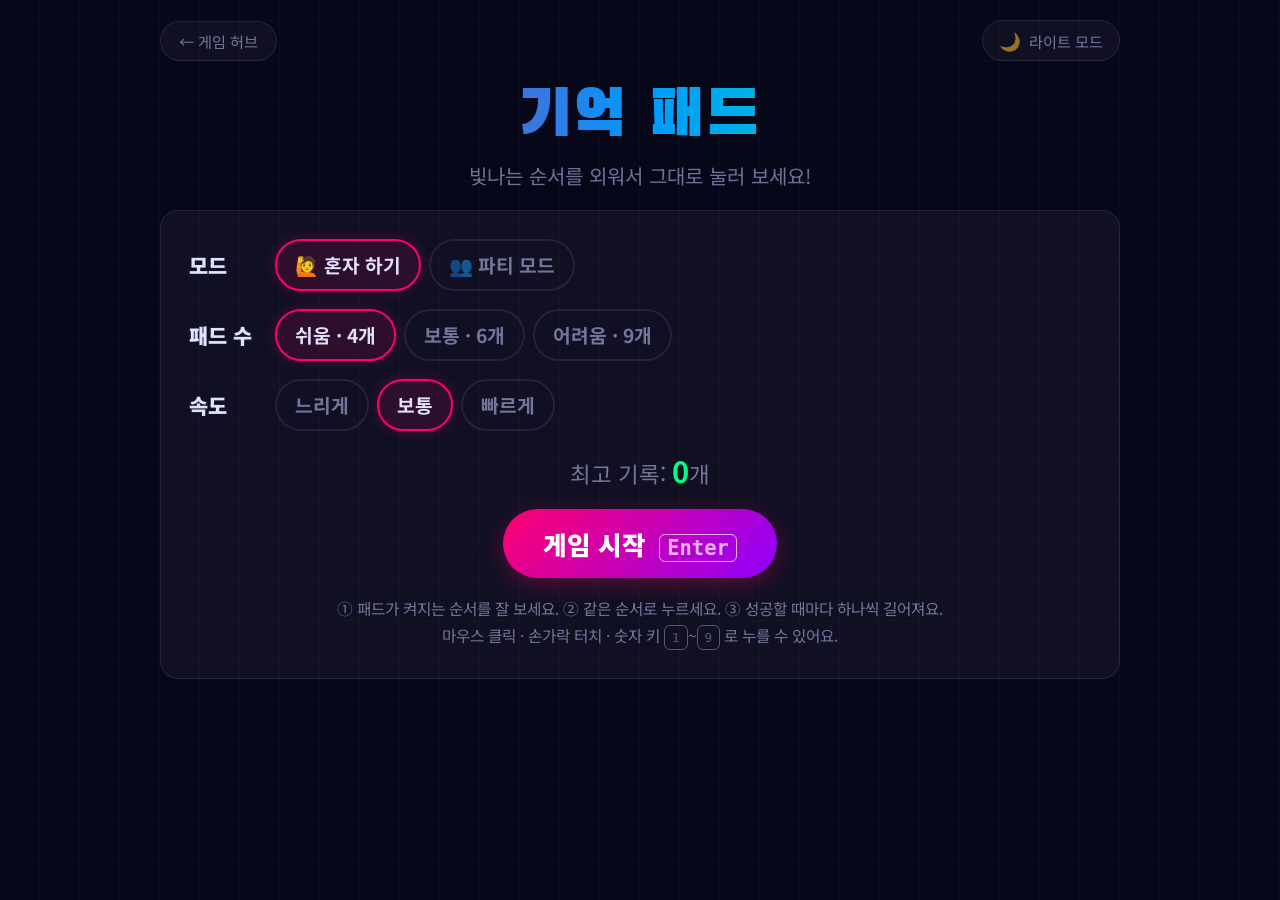
<file: memory-pad.html>
<!DOCTYPE html>
<html lang="ko">
<head>
    <meta charset="UTF-8">
    <meta name="viewport" content="width=device-width, initial-scale=1.0">
    <title>기억 패드</title>
    <link rel="preconnect" href="https://fonts.googleapis.com">
    <link rel="preconnect" href="https://fonts.gstatic.com" crossorigin>
    <link href="https://fonts.googleapis.com/css2?family=Black+Han+Sans&family=Noto+Sans+KR:wght@400;700;900&display=swap" rel="stylesheet">
    <link rel="stylesheet" href="css/memory-pad.css">
</head>
<body>
    <div class="page-wrapper">
        <div class="top-bar">
            <a href="index.html" class="back-btn">← 게임 허브</a>
            <button class="theme-toggle" id="themeToggle" type="button">
                <span class="toggle-icon">🌙</span>
                <span class="toggle-label">라이트 모드</span>
            </button>
        </div>

        <header class="header">
            <h1>기억 패드</h1>
            <p>빛나는 순서를 외워서 그대로 눌러 보세요!</p>
        </header>

        <!-- 설정 화면 -->
        <section id="setupScreen" class="panel setup">
            <div class="setup-row">
                <div class="setup-label">모드</div>
                <div class="seg" id="modeSeg">
                    <button type="button" class="seg-btn active" data-mode="solo">🙋 혼자 하기</button>
                    <button type="button" class="seg-btn" data-mode="party">👥 파티 모드</button>
                </div>
            </div>

            <div class="setup-row">
                <div class="setup-label">패드 수</div>
                <div class="seg" id="levelSeg">
                    <button type="button" class="seg-btn active" data-pads="4">쉬움 · 4개</button>
                    <button type="button" class="seg-btn" data-pads="6">보통 · 6개</button>
                    <button type="button" class="seg-btn" data-pads="9">어려움 · 9개</button>
                </div>
            </div>

            <div class="setup-row">
                <div class="setup-label">속도</div>
                <div class="seg" id="speedSeg">
                    <button type="button" class="seg-btn" data-speed="slow">느리게</button>
                    <button type="button" class="seg-btn active" data-speed="normal">보통</button>
                    <button type="button" class="seg-btn" data-speed="fast">빠르게</button>
                </div>
            </div>

            <div id="partySetup" class="party-setup hidden">
                <div class="setup-row">
                    <div class="setup-label">인원수</div>
                    <div class="seg" id="countSeg">
                        <button type="button" class="seg-btn active" data-count="2">2명</button>
                        <button type="button" class="seg-btn" data-count="3">3명</button>
                        <button type="button" class="seg-btn" data-count="4">4명</button>
                        <button type="button" class="seg-btn" data-count="5">5명</button>
                        <button type="button" class="seg-btn" data-count="6">6명</button>
                    </div>
                </div>
                <label class="names-label" for="namesInput">이름 (선택 · 한 줄에 한 명, 또는 쉼표로 구분 · 최대 6명)</label>
                <textarea id="namesInput" class="names-input" rows="3" placeholder="예) 민준, 서연, 지호&#10;비워 두면 '참가자 1, 2…'로 시작해요"></textarea>
                <div id="namesPreview" class="chips"></div>
                <p id="namesNote" class="note"></p>
            </div>

            <div id="soloBest" class="best-line">최고 기록: <strong id="bestValue">0</strong>개</div>

            <button type="button" id="startBtn" class="btn btn-primary btn-big">게임 시작 <span class="kbd">Enter</span></button>

            <div class="howto">
                <p>① 패드가 켜지는 순서를 잘 보세요. ② 같은 순서로 누르세요. ③ 성공할 때마다 하나씩 길어져요.</p>
                <p>마우스 클릭 · 손가락 터치 · 숫자 키 <span class="kbd">1</span>~<span class="kbd">9</span> 로 누를 수 있어요.</p>
            </div>
        </section>

        <!-- 게임 화면 -->
        <section id="gameScreen" class="panel game hidden">
            <div class="status-bar">
                <div class="stat-box">
                    <span class="stat-label">라운드</span>
                    <span class="stat-value" id="roundValue">1</span>
                </div>
                <div class="stat-box">
                    <span class="stat-label">길이</span>
                    <span class="stat-value" id="lengthValue">1</span>
                </div>
                <div class="stat-box" id="bestBox">
                    <span class="stat-label">최고 기록</span>
                    <span class="stat-value" id="bestInGame">0</span>
                </div>
            </div>

            <div id="playersBar" class="chips players-bar hidden"></div>

            <div class="message" id="message">준비!</div>
            <div class="progress" id="progress"></div>

            <div id="padGrid" class="pad-grid pads-4"></div>

            <div class="game-actions">
                <button type="button" id="readyBtn" class="btn btn-primary btn-big hidden">보여 주세요 ▶ <span class="kbd">Enter</span></button>
                <button type="button" id="quitBtn" class="btn btn-ghost">그만하기</button>
            </div>
        </section>

        <!-- 결과 화면 -->
        <div id="resultOverlay" class="overlay hidden">
            <div class="result-card">
                <div class="result-emoji" id="resultEmoji">🎉</div>
                <h2 id="resultTitle">게임 끝!</h2>
                <p id="resultSub" class="result-sub"></p>
                <ol id="rankingList" class="ranking hidden"></ol>
                <div class="result-actions">
                    <button type="button" id="againBtn" class="btn btn-primary btn-big">다시 하기 <span class="kbd">Enter</span></button>
                    <button type="button" id="setupBtn" class="btn btn-ghost">설정으로</button>
                </div>
            </div>
        </div>
    </div>

    <script src="js/memory-pad.js"></script>
</body>
</html>
</file>
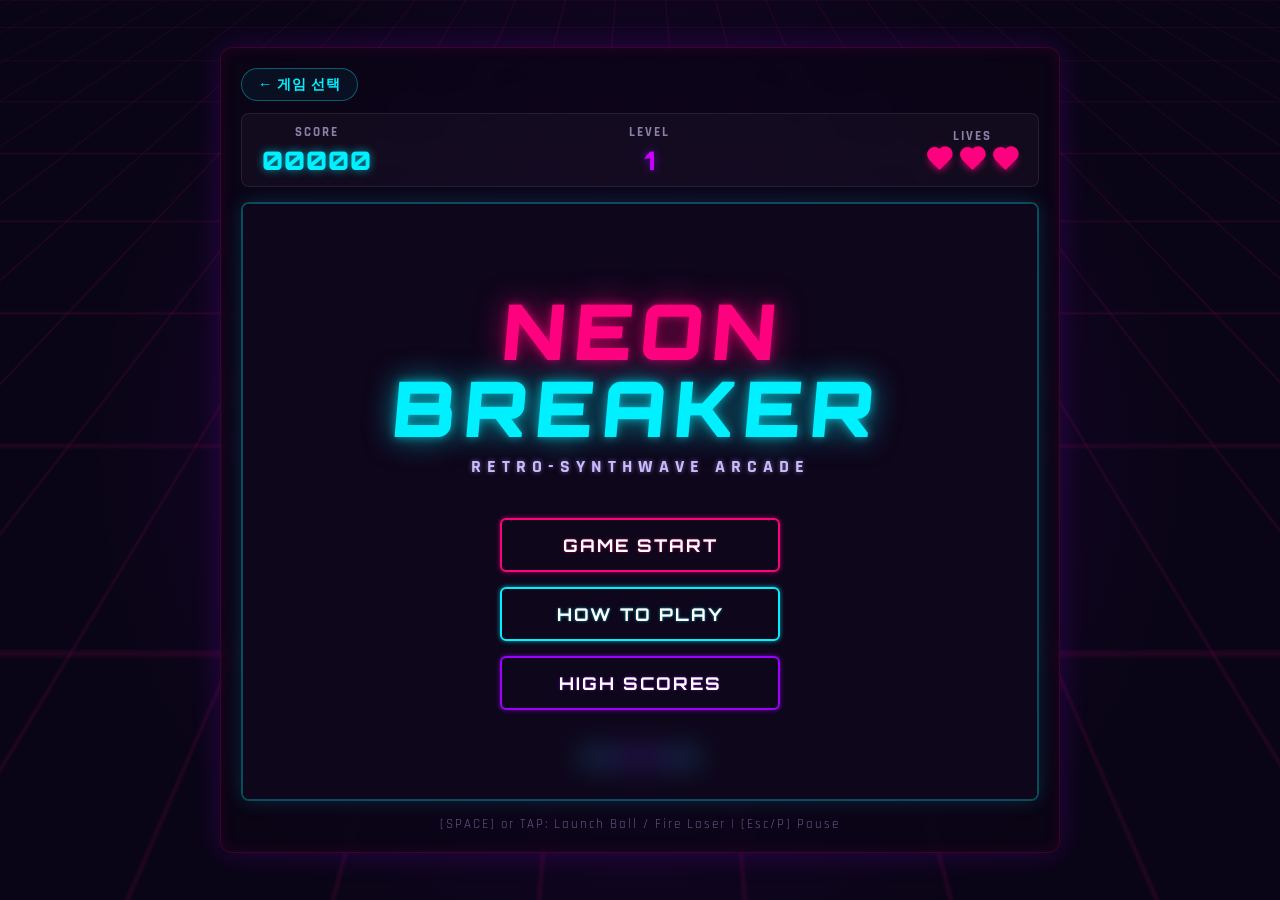
<file: neon-breaker.html>
<!DOCTYPE html>
<html lang="ko">
<head>
    <meta charset="UTF-8">
    <meta name="viewport" content="width=device-width, initial-scale=1.0">
    <title>NEON BREAKER - 신스웨이브 네온 벽돌깨기</title>
    <!-- Google Fonts for Retro/Futuristic theme -->
    <link rel="preconnect" href="https://fonts.googleapis.com">
    <link rel="preconnect" href="https://fonts.gstatic.com" crossorigin>
    <link href="https://fonts.googleapis.com/css2?family=Orbitron:wght@400;700;900&family=Rajdhani:wght@500;700&display=swap" rel="stylesheet">
    <link rel="stylesheet" href="neon-breaker.css">
</head>
<body>
    <!-- Retro Cyber Grid Background -->
    <div class="grid-background"></div>
    <div class="glow-effect"></div>

    <div class="game-container">
        <!-- Back to hub -->
        <nav class="top-bar">
            <a href="index.html" class="back-btn">← 게임 선택</a>
        </nav>

        <!-- Header / HUD -->
        <header class="game-header">
            <div class="hud-item">
                <span class="hud-label">SCORE</span>
                <span id="score-val" class="hud-value neon-blue">00000</span>
            </div>
            <div class="hud-item">
                <span class="hud-label">LEVEL</span>
                <span id="level-val" class="hud-value neon-purple">1</span>
            </div>
            <div class="hud-item">
                <span class="hud-label">LIVES</span>
                <div id="lives-container" class="lives-indicator">
                    <!-- Dynamic lives icon will be added here -->
                </div>
            </div>
        </header>

        <!-- Main Screen -->
        <main class="game-body">
            <!-- Game Canvas -->
            <canvas id="gameCanvas" width="800" height="600"></canvas>

            <!-- Start Menu Overlay -->
            <div id="start-menu" class="menu-overlay active">
                <h1 class="game-title neon-text-pink">NEON<br><span class="cyan-glow">BREAKER</span></h1>
                <p class="game-subtitle">RETRO-SYNTHWAVE ARCADE</p>
                <div class="menu-buttons">
                    <button id="btn-start" class="btn btn-pink">GAME START</button>
                    <button id="btn-how" class="btn btn-blue">HOW TO PLAY</button>
                    <button id="btn-scores" class="btn btn-purple">HIGH SCORES</button>
                </div>
            </div>

            <!-- How To Play Overlay -->
            <div id="how-to-play-menu" class="menu-overlay hidden">
                <h2 class="menu-title neon-text-blue">HOW TO PLAY</h2>
                <div class="instructions-content">
                    <div class="control-section">
                        <h3>CONTROLS</h3>
                        <p>🖱️ <strong>Mouse</strong>: Move paddle / Click to launch</p>
                        <p>👆 <strong>Touch</strong>: Drag to move paddle / Tap to launch &amp; fire</p>
                        <p>⌨️ <strong>Arrow Keys / A, D</strong>: Move paddle</p>
                        <p>⌨️ <strong>Spacebar</strong>: Launch ball / Shoot Laser</p>
                        <p>⌨️ <strong>Esc / P</strong>: Pause / Resume</p>
                    </div>
                    <div class="items-section">
                        <h3>POWER-UPS</h3>
                        <div class="power-up-desc-list">
                            <div class="p-desc-item"><span class="p-badge multiball">M</span> <strong>Multiball</strong>: Spawn extra balls</div>
                            <div class="p-desc-item"><span class="p-badge laser">L</span> <strong>Laser Paddle</strong>: Shoot lasers with Spacebar</div>
                            <div class="p-desc-item"><span class="p-badge wide">W</span> <strong>Wide Paddle</strong>: Expand paddle size</div>
                            <div class="p-desc-item"><span class="p-badge shield">S</span> <strong>Shield</strong>: Prevent ball out (1 time)</div>
                            <div class="p-desc-item"><span class="p-badge slow">SL</span> <strong>Slow Ball</strong>: Reduce ball speed</div>
                        </div>
                    </div>
                </div>
                <button id="btn-how-back" class="btn btn-pink">BACK</button>
            </div>

            <!-- Leaderboard Overlay -->
            <div id="leaderboard-menu" class="menu-overlay hidden">
                <h2 class="menu-title neon-text-purple">HIGH SCORES</h2>
                <div class="scores-list" id="scores-list">
                    <!-- Dynamic scores will be inserted here -->
                </div>
                <button id="btn-scores-back" class="btn btn-pink">BACK</button>
            </div>

            <!-- Game Over Overlay -->
            <div id="game-over-menu" class="menu-overlay hidden">
                <h2 class="menu-title neon-text-pink">GAME OVER</h2>
                <p class="final-score-text">FINAL SCORE: <span id="final-score" class="neon-blue">0</span></p>
                <div class="high-score-input-container hidden" id="high-score-input-container">
                    <p class="new-record-text neon-text-yellow">NEW HIGH SCORE!</p>
                    <input type="text" id="player-name" maxlength="10" placeholder="ENTER INITIALS" autocomplete="off">
                    <button id="btn-submit-score" class="btn btn-yellow">SUBMIT</button>
                </div>
                <div class="menu-buttons">
                    <button id="btn-restart" class="btn btn-pink">PLAY AGAIN</button>
                    <button id="btn-gameover-main" class="btn btn-blue">MAIN MENU</button>
                </div>
            </div>

            <!-- Game Win Overlay -->
            <div id="game-win-menu" class="menu-overlay hidden">
                <h2 class="menu-title neon-text-yellow">VICTORY</h2>
                <p class="congrats-text neon-text-cyan">YOU CLEARED ALL LEVELS!</p>
                <p class="final-score-text">FINAL SCORE: <span id="win-score" class="neon-blue">0</span></p>
                <div class="high-score-input-container hidden" id="win-high-score-input-container">
                    <p class="new-record-text neon-text-yellow">NEW HIGH SCORE!</p>
                    <input type="text" id="win-player-name" maxlength="10" placeholder="ENTER INITIALS" autocomplete="off">
                    <button id="btn-win-submit-score" class="btn btn-yellow">SUBMIT</button>
                </div>
                <div class="menu-buttons">
                    <button id="btn-win-restart" class="btn btn-pink">PLAY AGAIN</button>
                    <button id="btn-win-main" class="btn btn-blue">MAIN MENU</button>
                </div>
            </div>

            <!-- Pause Overlay -->
            <div id="pause-menu" class="menu-overlay hidden">
                <h2 class="menu-title neon-text-blue">PAUSED</h2>
                <div class="menu-buttons">
                    <button id="btn-resume" class="btn btn-pink">RESUME</button>
                    <button id="btn-pause-main" class="btn btn-blue">MAIN MENU</button>
                </div>
            </div>

            <!-- Power-up HUD inside canvas container -->
            <div id="active-powerups" class="active-powerups-hud">
                <!-- Dynamic active powerups will be listed here with remaining time bars -->
            </div>

            <!-- Level Announce Text Overlay -->
            <div id="level-announcer" class="level-announcer hidden">
                <h2 id="level-announcer-text">LEVEL 1</h2>
            </div>
        </main>
        
        <!-- Footer Info -->
        <footer class="game-footer">
            <p>[SPACE] or TAP: Launch Ball / Fire Laser | [Esc/P] Pause</p>
        </footer>
    </div>

    <!-- Web Audio & Game Scripts -->
    <script src="neon-breaker.js"></script>
</body>
</html>
</file>
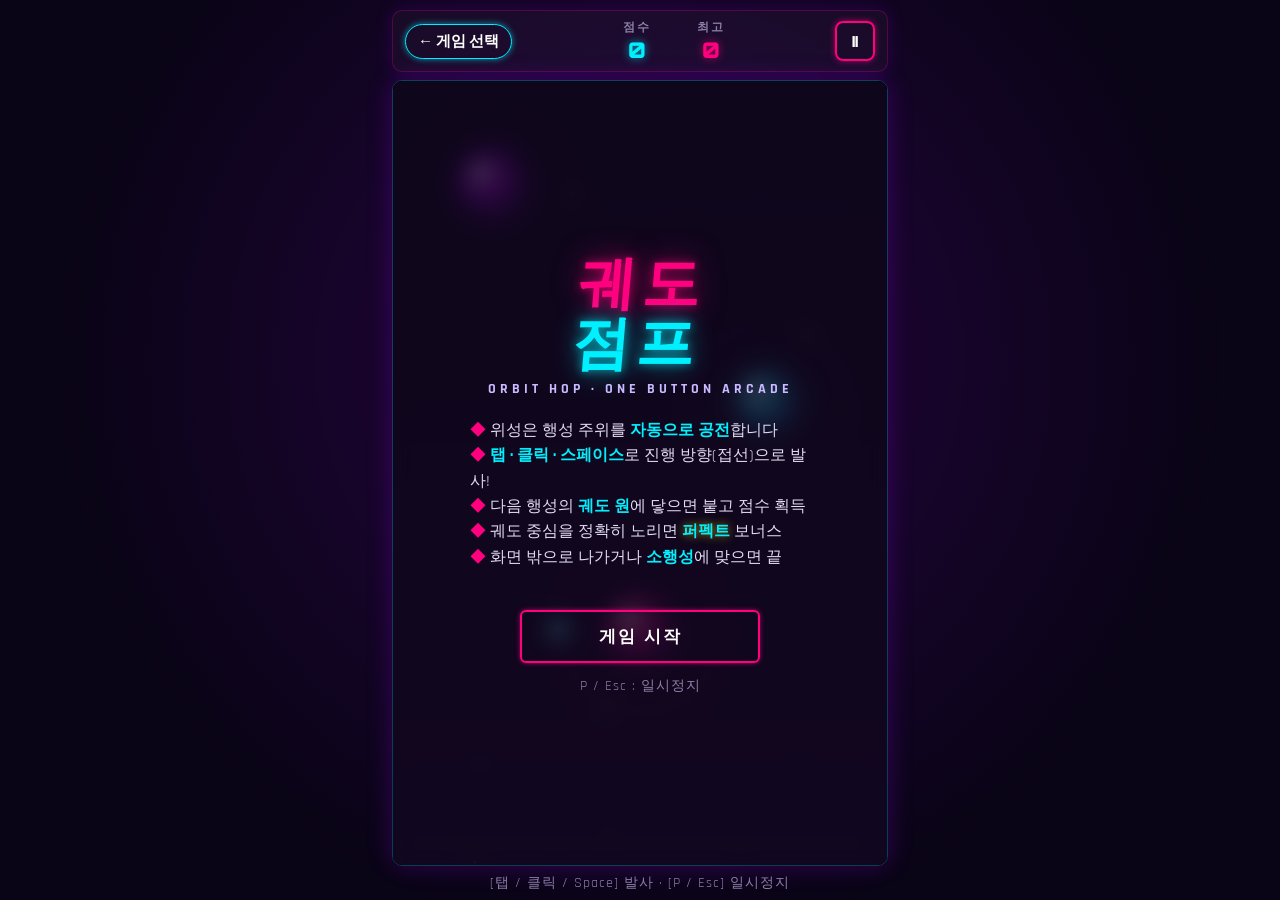
<file: orbit-hop.html>
<!DOCTYPE html>
<html lang="ko">
<head>
    <meta charset="UTF-8">
    <meta name="viewport" content="width=device-width, initial-scale=1.0, maximum-scale=1.0, user-scalable=no, viewport-fit=cover">
    <meta name="theme-color" content="#0a0516">
    <title>궤도 점프 - 원버튼 우주 아케이드</title>
    <!-- 레트로 퓨처 폰트 (neon-breaker와 동일) -->
    <link rel="preconnect" href="https://fonts.googleapis.com">
    <link rel="preconnect" href="https://fonts.gstatic.com" crossorigin>
    <link href="https://fonts.googleapis.com/css2?family=Orbitron:wght@400;700;900&family=Rajdhani:wght@500;700&display=swap" rel="stylesheet">
    <link rel="stylesheet" href="css/orbit-hop.css">
</head>
<body>
    <div class="glow-effect"></div>

    <div class="game-container">
        <!-- 상단 HUD -->
        <header class="game-header">
            <a href="index.html" class="back-btn">← 게임 선택</a>
            <div class="hud">
                <div class="hud-item">
                    <span class="hud-label">점수</span>
                    <span id="score-val" class="hud-value neon-blue">0</span>
                </div>
                <div class="hud-item">
                    <span class="hud-label">최고</span>
                    <span id="best-val" class="hud-value neon-pink">0</span>
                </div>
            </div>
            <button id="btn-pause" class="icon-btn" type="button" aria-label="일시정지">II</button>
        </header>

        <!-- 게임 화면 -->
        <main id="stage" class="game-stage">
            <canvas id="gameCanvas"></canvas>

            <!-- 시작 화면 -->
            <div id="start-menu" class="menu-overlay">
                <h1 class="game-title neon-text-pink">궤도<br><span class="cyan-glow">점프</span></h1>
                <p class="game-subtitle">ORBIT HOP · ONE BUTTON ARCADE</p>
                <ul class="how-list">
                    <li>위성은 행성 주위를 <strong>자동으로 공전</strong>합니다</li>
                    <li><strong>탭 · 클릭 · 스페이스</strong>로 진행 방향(접선)으로 발사!</li>
                    <li>다음 행성의 <strong>궤도 원</strong>에 닿으면 붙고 점수 획득</li>
                    <li>궤도 중심을 정확히 노리면 <strong class="neon-text-yellow">퍼펙트</strong> 보너스</li>
                    <li>화면 밖으로 나가거나 <strong>소행성</strong>에 맞으면 끝</li>
                </ul>
                <div class="menu-buttons">
                    <button id="btn-start" class="btn btn-pink" type="button">게임 시작</button>
                </div>
                <p class="menu-hint">P / Esc : 일시정지</p>
            </div>

            <!-- 일시정지 화면 -->
            <div id="pause-menu" class="menu-overlay hidden">
                <h2 class="menu-title neon-text-blue">일시정지</h2>
                <div class="menu-buttons">
                    <button id="btn-resume" class="btn btn-pink" type="button">계속하기</button>
                    <button id="btn-pause-restart" class="btn btn-blue" type="button">처음부터</button>
                </div>
                <p class="menu-hint">P 키로도 계속할 수 있어요</p>
            </div>

            <!-- 게임 오버 화면 -->
            <div id="game-over-menu" class="menu-overlay hidden">
                <h2 class="menu-title neon-text-pink">게임 오버</h2>
                <p id="over-reason" class="over-reason">궤도를 이탈했습니다</p>
                <p class="final-score-text">최종 점수 <span id="final-score" class="neon-blue">0</span></p>
                <p class="final-sub">도착한 행성 <span id="final-planets">0</span>개 · 최고 <span id="final-best">0</span></p>
                <p id="new-record" class="new-record-text neon-text-yellow hidden">신기록!</p>
                <div class="menu-buttons">
                    <button id="btn-restart" class="btn btn-pink" type="button">다시 하기</button>
                    <a href="index.html" class="btn btn-blue">게임 선택으로</a>
                </div>
            </div>
        </main>

        <footer class="game-footer">
            <p>[탭 / 클릭 / Space] 발사 · [P / Esc] 일시정지</p>
        </footer>
    </div>

    <script src="js/orbit-hop.js"></script>
</body>
</html>
</file>
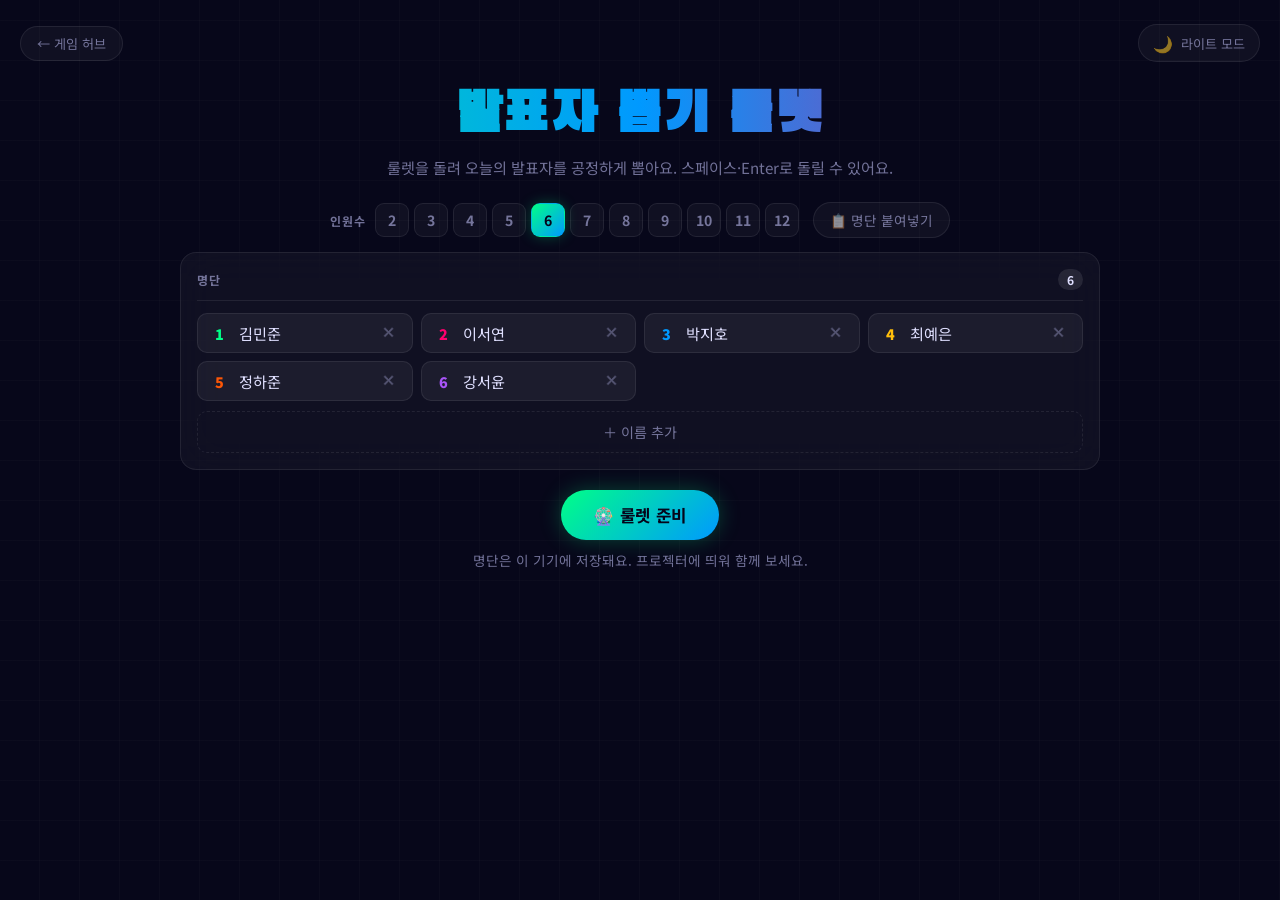
<file: picker.html>
<!DOCTYPE html>
<html lang="ko">
<head>
  <meta charset="UTF-8">
  <meta name="viewport" content="width=device-width, initial-scale=1.0">
  <title>발표자 뽑기 룰렛</title>
  <link rel="preconnect" href="https://fonts.googleapis.com">
  <link rel="preconnect" href="https://fonts.gstatic.com" crossorigin>
  <link href="https://fonts.googleapis.com/css2?family=Black+Han+Sans&family=Noto+Sans+KR:wght@400;700;900&display=swap" rel="stylesheet">
  <link rel="stylesheet" href="css/picker.css">
</head>
<body>
  <div class="page-wrapper">
    <div class="top-bar">
      <a href="index.html" class="back-btn">← 게임 허브</a>
      <button class="theme-toggle" id="themeToggle" type="button">
        <span class="toggle-icon">🌙</span>
        <span class="toggle-label">라이트 모드</span>
      </button>
    </div>

    <div class="header">
      <h1>발표자 뽑기 룰렛</h1>
      <p>룰렛을 돌려 오늘의 발표자를 공정하게 뽑아요. 스페이스·Enter로 돌릴 수 있어요.</p>
    </div>

    <!-- 1) 준비: 명단 -->
    <section class="setup" id="setupSection">
      <div class="setup-bar">
        <div class="count-picker" id="countPicker">
          <span class="setup-label">인원수</span>
        </div>
        <button class="pill-btn" id="rosterToggle" type="button">📋 명단 붙여넣기</button>
      </div>

      <div class="roster-box" id="rosterBox" hidden>
        <textarea id="rosterInput" placeholder="명단을 그대로 붙여넣으세요&#10;예) 1. 김민준 (3반) 010-1234-5678&#10;    2. 이서연 / 학생&#10;한 줄로: 김민준, 이서연, 박지호"></textarea>
        <div class="roster-actions">
          <span class="roster-hint" id="rosterHint">번호·부서·직급·연락처는 걸러내고 이름만 뽑습니다</span>
          <button class="btn-icon" id="rosterClearBtn" type="button">지우기</button>
          <button class="btn-icon roster-apply" id="rosterApplyBtn" type="button">명단 적용</button>
        </div>
      </div>

      <div class="panel">
        <div class="panel-header">
          명단
          <span class="panel-badge" id="playerBadge">0</span>
        </div>
        <ol class="player-grid" id="playerGrid"></ol>
        <button class="panel-add-btn" id="addPlayerBtn" type="button">＋ 이름 추가</button>
      </div>

      <div class="control-bar">
        <button class="btn btn-primary" id="startBtn" type="button">🎡 룰렛 준비</button>
      </div>
      <p class="setup-tip" id="setupTip">명단은 이 기기에 저장돼요. 프로젝터에 띄워 함께 보세요.</p>
    </section>

    <!-- 2) 진행: 룰렛 -->
    <div class="play-layout" id="playSection" hidden>
      <main class="stage">
        <div class="wheel-wrap" id="wheelWrap">
          <div class="wheel-pointer" aria-hidden="true"></div>
          <canvas id="wheel" class="wheel" role="img" aria-label="발표자 룰렛 — 눌러서 돌리기"></canvas>
          <button class="wheel-hub" id="hubBtn" type="button" aria-label="룰렛 돌리기">GO</button>
        </div>
        <div class="stage-status" id="stageStatus" aria-live="polite"></div>
        <div class="stage-actions" id="spinActions">
          <button class="btn btn-primary btn-big" id="spinBtn" type="button">🎡 돌리기</button>
        </div>
        <div class="all-done" id="allDone" hidden>
          <div class="all-done-title">🎉 모두 한 번씩 뽑혔어요!</div>
          <div class="all-done-text">한 바퀴 더 돌릴까요, 기록을 지우고 처음부터 할까요?</div>
          <div class="stage-actions">
            <button class="btn btn-primary" id="newCycleBtn" type="button">🔁 한 바퀴 더 (기록 유지)</button>
            <button class="btn btn-secondary" id="resetAllBtn" type="button">🗑 기록 지우고 처음부터</button>
          </div>
        </div>
      </main>

      <aside class="side">
        <div class="panel">
          <div class="panel-header">설정</div>
          <label class="opt-row">
            <input type="checkbox" id="removePickedChk" checked>
            <span>뽑힌 사람 빼기</span>
          </label>
          <div class="opt-row opt-multi">
            <span>한 번에</span>
            <div class="multi-chips" id="multiChips"></div>
          </div>
          <label class="opt-row">
            <input type="checkbox" id="soundChk" checked>
            <span>효과음</span>
          </label>
        </div>

        <div class="panel">
          <div class="panel-header">
            출석 <span class="panel-badge" id="remainBadge">0</span>
          </div>
          <p class="side-tip">이름을 누르면 결석(제외) ↔ 출석</p>
          <ul class="att-list" id="attList"></ul>
        </div>

        <div class="panel">
          <div class="panel-header">
            뽑힌 순서 <span class="panel-badge" id="historyBadge">0</span>
          </div>
          <ol class="history-list" id="historyList"></ol>
          <p class="side-tip" id="historyEmpty">아직 아무도 뽑히지 않았어요</p>
          <div class="side-actions">
            <button class="btn-icon" id="undoBtn" type="button">↶ 되돌리기</button>
            <button class="btn-icon" id="clearHistoryBtn" type="button">🗑 기록 지우기</button>
            <button class="btn-icon" id="editRosterBtn" type="button">⚙️ 명단 바꾸기</button>
          </div>
        </div>
      </aside>
    </div>
  </div>

  <!-- 결과 -->
  <div class="result-overlay" id="resultOverlay" hidden>
    <div class="confetti" id="confetti" aria-hidden="true"></div>
    <div class="result-card" role="dialog" aria-modal="true" aria-labelledby="resultLabel">
      <div class="result-label" id="resultLabel">🎉 발표자</div>
      <ul class="result-names" id="resultNames"></ul>
      <div class="result-hint">아무 곳이나 누르거나 스페이스를 눌러 닫기</div>
    </div>
  </div>

  <div class="toast" id="toast"></div>

  <script src="js/roster.js"></script>
  <script src="js/picker.js"></script>
</body>
</html>
</file>
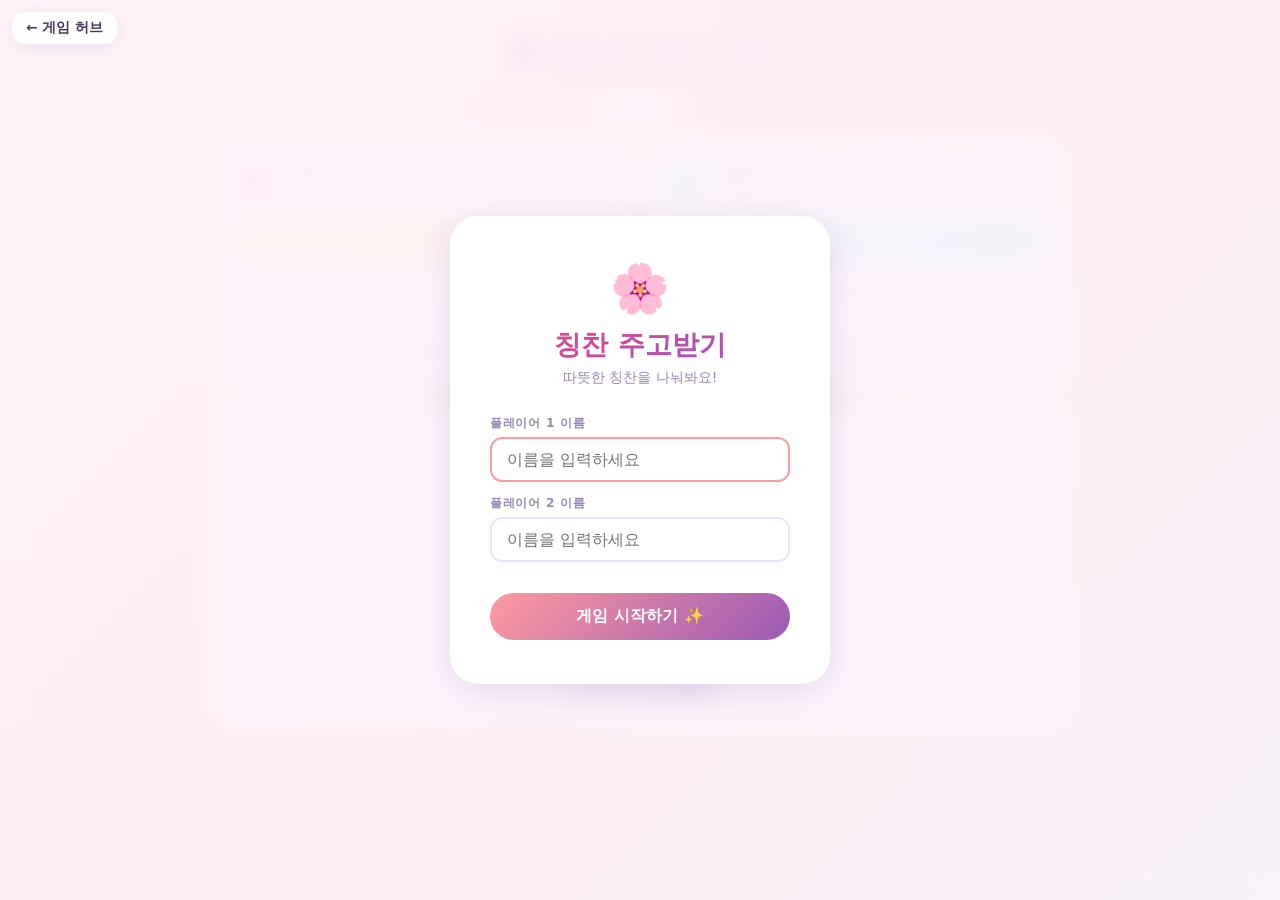
<file: praiseplay.html>
<!DOCTYPE html>
<html lang="ko">
<head>
<meta charset="UTF-8">
<meta name="viewport" content="width=device-width, initial-scale=1.0">
<title>칭찬 주고받기 게임 🌸</title>
<style>
*,*::before,*::after{margin:0;padding:0;box-sizing:border-box}

:root{
  --pink:#ff9a9e;--pink-s:#fad0c4;
  --mint:#98e8e0;--mint-s:#cff5f0;--mint-d:#5fd3be;
  --yellow:#ffeaa7;--yellow-d:#fdcb6e;
  --purple:#c9b8e8;--purple-d:#9b59b6;
  --text:#4a3860;--text-s:#9986b3;
  --r-lg:20px;--r-sm:12px;
  --sh:0 4px 24px rgba(100,70,140,.10);
  --sh-lg:0 8px 40px rgba(100,70,140,.18);
}

body{
  font-family:'Segoe UI',system-ui,-apple-system,sans-serif;
  background:linear-gradient(135deg,#ffecd2 0%,#fcb69f 25%,#a8edea 65%,#d4b8e8 100%);
  background-size:200% 200%;
  animation:bgShift 12s ease infinite alternate;
  min-height:100vh;color:var(--text);overflow-x:hidden;
}
@keyframes bgShift{0%{background-position:0 50%}100%{background-position:100% 50%}}

/* ── Setup ── */
#setup{
  position:fixed;inset:0;z-index:100;
  display:none;align-items:center;justify-content:center;
  background:rgba(255,245,255,.88);backdrop-filter:blur(12px);
}
.setup-card{
  background:#fff;border-radius:28px;padding:44px 40px;
  width:92%;max-width:380px;box-shadow:var(--sh-lg);text-align:center;
}
.s-emoji{font-size:3rem;display:block;margin-bottom:10px}
.s-title{
  font-size:1.7rem;font-weight:800;margin-bottom:5px;
  background:linear-gradient(135deg,#e84393,var(--purple-d));
  -webkit-background-clip:text;-webkit-text-fill-color:transparent;background-clip:text;
}
.s-sub{color:var(--text-s);font-size:.88rem;margin-bottom:28px}
.field{margin-bottom:13px;text-align:left}
.field label{display:block;font-size:.76rem;font-weight:700;color:var(--text-s);
  text-transform:uppercase;letter-spacing:.06em;margin-bottom:5px}
.field input{
  width:100%;padding:11px 15px;border:2px solid #ede0f8;
  border-radius:var(--r-sm);font-size:1rem;font-family:inherit;outline:none;transition:border-color .2s;
}
.field input:focus{border-color:var(--pink)}
.btn-start{
  margin-top:18px;width:100%;padding:13px;
  background:linear-gradient(135deg,var(--pink),var(--purple-d));
  color:#fff;border:none;border-radius:50px;
  font-size:1rem;font-weight:700;font-family:inherit;cursor:pointer;
  transition:transform .2s,box-shadow .2s;
}
.btn-start:hover{transform:translateY(-2px);box-shadow:0 8px 24px rgba(200,90,180,.35)}

/* ── App ── */
#app{max-width:880px;margin:0 auto;padding:16px 16px 36px}

.app-header{text-align:center;padding:18px 0 14px}
.app-title{
  font-size:1.6rem;font-weight:800;
  background:linear-gradient(135deg,#e84393,var(--purple-d));
  -webkit-background-clip:text;-webkit-text-fill-color:transparent;background-clip:text;
}
.app-desc{color:var(--text-s);font-size:.85rem;margin-top:3px}
.btn-reset{
  margin-top:8px;background:rgba(255,255,255,.5);
  border:1.5px solid rgba(150,100,200,.25);color:var(--text-s);
  padding:5px 13px;border-radius:20px;font-size:.76rem;
  cursor:pointer;font-family:inherit;transition:background .2s;
}
.btn-reset:hover{background:rgba(255,255,255,.75)}

/* ── Players grid ── */
.players-grid{display:grid;grid-template-columns:1fr 1fr;gap:13px;margin-bottom:14px}
@media(max-width:560px){.players-grid{grid-template-columns:1fr}}

/* ── Player panel ── */
.player-panel{
  background:rgba(255,255,255,.82);backdrop-filter:blur(10px);
  border-radius:var(--r-lg);padding:17px 15px;
  box-shadow:var(--sh);border:2px solid transparent;
  transition:border-color .35s,box-shadow .35s;
}
.player-panel.active{border-color:var(--pink);box-shadow:0 4px 28px rgba(255,154,158,.30)}
.p1.active{border-color:var(--mint-d);box-shadow:0 4px 28px rgba(95,211,190,.28)}

.p-head{display:flex;align-items:center;gap:10px;margin-bottom:13px}
.p-avatar{
  width:45px;height:45px;border-radius:50%;flex-shrink:0;
  display:flex;align-items:center;justify-content:center;font-size:1.35rem;
}
.p0 .p-avatar{background:linear-gradient(135deg,var(--pink),var(--pink-s))}
.p1 .p-avatar{background:linear-gradient(135deg,var(--mint),var(--mint-s))}
.p-info{flex:1;min-width:0}
.p-name{font-size:1.05rem;font-weight:700;white-space:nowrap;overflow:hidden;text-overflow:ellipsis}
.p-level{font-size:.76rem;color:var(--text-s);margin-top:2px}
.turn-badge{
  background:linear-gradient(135deg,var(--pink),var(--purple-d));
  color:#fff;padding:3px 8px;border-radius:20px;
  font-size:.7rem;font-weight:700;white-space:nowrap;display:none;
}
.active .turn-badge{display:block}

.p-pts{
  background:linear-gradient(135deg,var(--yellow),var(--yellow-d));
  border-radius:var(--r-sm);padding:10px 13px;
  display:flex;justify-content:space-between;align-items:center;margin-bottom:11px;
}
.p1 .p-pts{background:linear-gradient(135deg,var(--mint-s),#8adecd)}
.p-pts-lbl{font-size:.76rem;font-weight:700;color:#6b4b00}
.p1 .p-pts-lbl{color:#1a5a50}
.p-pts-val{font-size:1.25rem;font-weight:800;color:#4a3200}
.p1 .p-pts-val{color:#0a3830}

.prog-wrap{margin-bottom:11px}
.prog-meta{display:flex;justify-content:space-between;font-size:.7rem;color:var(--text-s);margin-bottom:3px}
.prog-bar{height:5px;background:rgba(0,0,0,.08);border-radius:99px;overflow:hidden}
.prog-fill{
  height:100%;background:linear-gradient(90deg,var(--pink),var(--purple-d));
  border-radius:99px;transition:width .6s cubic-bezier(.4,0,.2,1);
}
.p1 .prog-fill{background:linear-gradient(90deg,var(--mint),var(--mint-d))}

.ib-lbl{font-size:.76rem;font-weight:700;color:var(--text-s);
  text-transform:uppercase;letter-spacing:.05em;margin-bottom:7px}
.ib-list{max-height:165px;overflow-y:auto;display:flex;flex-direction:column;gap:6px}
.ib-list::-webkit-scrollbar{width:3px}
.ib-list::-webkit-scrollbar-thumb{background:#e0d0f0;border-radius:99px}
.ib-empty{text-align:center;color:var(--text-s);font-size:.8rem;padding:12px 6px;opacity:.7}
.ib-item{
  background:rgba(255,255,255,.9);border-radius:9px;padding:8px 10px;
  font-size:.82rem;line-height:1.5;border-left:3px solid var(--pink);
  animation:slideIn .4s ease-out both;
}
.p1 .ib-item{border-left-color:var(--mint-d)}
.ib-from{font-size:.68rem;color:var(--text-s);margin-top:3px}
@keyframes slideIn{from{transform:translateX(14px);opacity:0}to{transform:translateX(0);opacity:1}}

/* ── Card area ── */
.card-area{
  background:rgba(255,255,255,.84);backdrop-filter:blur(10px);
  border-radius:var(--r-lg);padding:22px 18px 26px;
  box-shadow:var(--sh);text-align:center;
}
.ca-title{font-size:.93rem;font-weight:700;margin-bottom:3px}
.ca-sub{font-size:.81rem;color:var(--text-s);margin-bottom:20px}

.card-wrap{perspective:900px;height:148px;margin-bottom:20px}
.praise-card{
  width:100%;max-width:300px;height:148px;margin:0 auto;
  position:relative;transform-style:preserve-3d;
  transition:transform .65s cubic-bezier(.4,0,.2,1);
}
.praise-card.flipped{transform:rotateY(180deg)}

.c-face{
  position:absolute;inset:0;border-radius:15px;
  backface-visibility:hidden;-webkit-backface-visibility:hidden;
  display:flex;align-items:center;justify-content:center;padding:16px;
}
.c-back{background:linear-gradient(135deg,#d4b8e8,#ff9a9e);cursor:pointer}
.c-back:hover{filter:brightness(1.05)}
.c-back-inner{text-align:center;color:#fff}
.c-back-icon{font-size:2.4rem;display:block;margin-bottom:5px}
.c-back-txt{font-size:.83rem;font-weight:600;opacity:.9;line-height:1.4}
.c-front{
  background:linear-gradient(135deg,#ffecd2,#fcb69f);
  transform:rotateY(180deg);position:relative;overflow:hidden;
}
.cv-1 .c-front{background:linear-gradient(135deg,#a8f0ea,#d4f8d0)}
.cv-2 .c-front{background:linear-gradient(135deg,#ffeaa7,#fde0a0)}
.cv-3 .c-front{background:linear-gradient(135deg,#e8c8f8,#f8c8e8)}
.cv-4 .c-front{background:linear-gradient(135deg,#b8e0ff,#d0e8ff)}
.c-deco{position:absolute;font-size:1.8rem;opacity:.15;pointer-events:none}
.c-deco.tl{top:7px;left:9px}
.c-deco.br{bottom:7px;right:9px}
.c-text{font-size:1.02rem;font-weight:700;color:var(--text);text-align:center;line-height:1.55;z-index:1}

/* ── Buttons ── */
.btn-row{display:flex;gap:10px;justify-content:center;flex-wrap:wrap}
.btn{
  padding:12px 34px;border:none;border-radius:50px;color:#fff;
  font-size:.93rem;font-weight:700;font-family:inherit;cursor:pointer;
  transition:transform .2s,box-shadow .2s;letter-spacing:.02em;
}
.btn:hover{transform:translateY(-3px)}
.btn:active{transform:translateY(-1px)}
.btn-draw{background:linear-gradient(135deg,var(--purple),var(--purple-d))}
.btn-draw:hover{box-shadow:0 8px 24px rgba(155,89,182,.35)}
.btn-send{background:linear-gradient(135deg,var(--pink),#e84393);display:none}
.btn-send:hover{box-shadow:0 8px 24px rgba(232,67,147,.35)}

/* ── Particles ── */
.particle{
  position:fixed;pointer-events:none;z-index:500;font-size:1.2rem;line-height:1;
  animation:pfly var(--dur,.9s) ease-out var(--delay,0s) forwards;
}
@keyframes pfly{
  0%{transform:translate(0,0) scale(1);opacity:1}
  100%{transform:translate(var(--dx),var(--dy)) scale(.2);opacity:0}
}

/* ── Toast ── */
.toast{
  position:fixed;bottom:22px;left:50%;
  transform:translateX(-50%) translateY(80px);
  background:linear-gradient(135deg,#4a3064,var(--purple));
  color:#fff;padding:10px 20px;border-radius:50px;
  font-size:.86rem;font-weight:600;white-space:nowrap;
  z-index:400;transition:transform .4s cubic-bezier(.4,0,.2,1);
  box-shadow:0 4px 20px rgba(0,0,0,.15);
}
.toast.show{transform:translateX(-50%) translateY(0)}

/* ── Level-up overlay ── */
.levelup-overlay{
  position:fixed;inset:0;z-index:300;
  display:flex;align-items:center;justify-content:center;
  background:rgba(255,230,255,.8);backdrop-filter:blur(8px);
  opacity:0;pointer-events:none;transition:opacity .3s;
}
.levelup-overlay.show{opacity:1;pointer-events:auto}
.lu-card{
  background:#fff;border-radius:24px;padding:34px 40px;text-align:center;
  box-shadow:var(--sh-lg);animation:popIn .5s cubic-bezier(.4,0,.2,1) both;
}
@keyframes popIn{from{transform:scale(.7);opacity:0}to{transform:scale(1);opacity:1}}
.lu-emoji{font-size:3.5rem;display:block;margin-bottom:9px}
.lu-title{font-size:1.45rem;font-weight:800;color:var(--text)}
.lu-sub{font-size:.9rem;color:var(--text-s);margin-top:5px}
.lu-hint{margin-top:14px;font-size:.74rem;color:#c0b0d0}
.hub-link{
  position:fixed;top:12px;left:12px;z-index:150;
  padding:7px 14px;border-radius:var(--r-sm);background:rgba(255,255,255,.85);
  color:var(--text);font-size:.85rem;font-weight:700;text-decoration:none;box-shadow:var(--sh);
}
.hub-link:hover{background:#fff}
</style>
</head>
<body>

<a href="index.html" class="hub-link">← 게임 허브</a>

<!-- Setup -->
<div id="setup">
  <div class="setup-card">
    <span class="s-emoji">🌸</span>
    <div class="s-title">칭찬 주고받기</div>
    <div class="s-sub">따뜻한 칭찬을 나눠봐요!</div>
    <div class="field">
      <label>플레이어 1 이름</label>
      <input id="n1" type="text" placeholder="이름을 입력하세요" maxlength="10" autocomplete="off">
    </div>
    <div class="field">
      <label>플레이어 2 이름</label>
      <input id="n2" type="text" placeholder="이름을 입력하세요" maxlength="10" autocomplete="off">
    </div>
    <button class="btn-start" onclick="startGame()">게임 시작하기 ✨</button>
  </div>
</div>

<!-- App -->
<div id="app">
  <div class="app-header">
    <div class="app-title">🌸 칭찬 주고받기 게임</div>
    <div class="app-desc">칭찬은 고래도 춤추게 해요!</div>
    <div><button class="btn-reset" onclick="confirmReset()">🔄 새 게임</button></div>
  </div>

  <div class="players-grid">
    <!-- P0 -->
    <div class="player-panel p0" id="pp0">
      <div class="p-head">
        <div class="p-avatar">🌸</div>
        <div class="p-info">
          <div class="p-name" id="pn0">플레이어 1</div>
          <div class="p-level" id="pl0">🌱 칭찬 새싹</div>
        </div>
        <div class="turn-badge">현재 턴</div>
      </div>
      <div class="p-pts">
        <span class="p-pts-lbl">포인트</span>
        <span class="p-pts-val" id="pts0">0 ⭐</span>
      </div>
      <div class="prog-wrap">
        <div class="prog-meta"><span id="pm0">칭찬 고수까지</span><span id="ppc0">0 / 50</span></div>
        <div class="prog-bar"><div class="prog-fill" id="pf0" style="width:0%"></div></div>
      </div>
      <div class="ib-lbl">📬 받은 칭찬</div>
      <div class="ib-list" id="ib0"><div class="ib-empty">아직 받은 칭찬이 없어요...</div></div>
    </div>

    <!-- P1 -->
    <div class="player-panel p1" id="pp1">
      <div class="p-head">
        <div class="p-avatar">🌿</div>
        <div class="p-info">
          <div class="p-name" id="pn1">플레이어 2</div>
          <div class="p-level" id="pl1">🌱 칭찬 새싹</div>
        </div>
        <div class="turn-badge">현재 턴</div>
      </div>
      <div class="p-pts">
        <span class="p-pts-lbl">포인트</span>
        <span class="p-pts-val" id="pts1">0 ⭐</span>
      </div>
      <div class="prog-wrap">
        <div class="prog-meta"><span id="pm1">칭찬 고수까지</span><span id="ppc1">0 / 50</span></div>
        <div class="prog-bar"><div class="prog-fill" id="pf1" style="width:0%"></div></div>
      </div>
      <div class="ib-lbl">📬 받은 칭찬</div>
      <div class="ib-list" id="ib1"><div class="ib-empty">아직 받은 칭찬이 없어요...</div></div>
    </div>
  </div>

  <!-- Card area -->
  <div class="card-area">
    <div class="ca-title" id="turn-txt">✨ 의 차례예요</div>
    <div class="ca-sub">카드를 뽑아 상대방에게 칭찬을 보내보세요!</div>
    <div class="card-wrap">
      <div class="praise-card" id="card">
        <div class="c-face c-back" onclick="drawCard()">
          <div class="c-back-inner">
            <span class="c-back-icon">🎴</span>
            <div class="c-back-txt">클릭해서<br>칭찬 카드 뽑기</div>
          </div>
        </div>
        <div class="c-face c-front">
          <span class="c-deco tl">✨</span>
          <div class="c-text" id="card-txt"></div>
          <span class="c-deco br">💖</span>
        </div>
      </div>
    </div>
    <div class="btn-row">
      <button class="btn btn-draw" id="bDraw" onclick="drawCard()">🎴 카드 뽑기</button>
      <button class="btn btn-send" id="bSend" onclick="sendPraise()">💌 칭찬 보내기</button>
    </div>
  </div>
</div>

<!-- Level-up overlay -->
<div class="levelup-overlay" id="luOverlay" onclick="closeLevelup()">
  <div class="lu-card" onclick="event.stopPropagation()">
    <span class="lu-emoji" id="luEmoji">⭐</span>
    <div class="lu-title" id="luTitle">레벨업!</div>
    <div class="lu-sub"   id="luSub">칭찬 마스터 달성!</div>
    <div class="lu-hint">탭하면 닫힘</div>
  </div>
</div>

<!-- Toast -->
<div class="toast" id="toast"></div>

<script>
/* ─── Data ─── */
const PRAISES = [
  "오늘도 빛나고 있어요 ✨",
  "당신 덕분에 하루가 따뜻해요 🌞",
  "정말 대단한 사람이에요 👏",
  "당신의 존재 자체가 선물이에요 🎁",
  "당신과 함께라서 정말 행복해요 😊",
  "세상에서 제일 멋진 사람이에요 🌟",
  "당신의 미소가 세상을 환하게 해요 ☀️",
  "당신은 정말 특별한 사람이에요 💎",
  "매일 성장하는 모습이 정말 멋져요 🌱",
  "당신의 따뜻한 마음이 큰 감동이에요 💝",
  "오늘도 최선을 다하는 당신이 자랑스러워요 🏆",
  "당신이 있어서 세상이 아름다워요 🌸",
  "긍정적인 에너지가 넘치는 사람이에요 ⚡",
  "당신의 노력은 반드시 꽃을 피울 거예요 🌻",
  "오늘 하루도 정말 잘 해냈어요 🎉",
  "당신은 충분히 사랑받을 자격이 있어요 💖",
  "함께 있으면 절로 즐거워져요 🎈",
  "당신의 도움 덕분에 힘이 났어요 🙏",
  "언제나 믿음직스러운 사람이에요 💪",
  "당신은 빛 그 자체예요 🌟",
  "세상에 당신이 있어서 정말 다행이에요 🌈",
  "당신의 용기가 정말 대단해요 🦁",
  "매 순간 진심을 다하는 모습이 아름다워요 🌺",
  "당신 덕분에 오늘도 웃을 수 있었어요 😄",
];

const LEVELS = [
  { min: 0,   name: '칭찬 새싹',  emoji: '🌱' },
  { min: 50,  name: '칭찬 고수',  emoji: '🌸' },
  { min: 150, name: '칭찬 마스터', emoji: '⭐' },
];

const PTCL = ['❤️','💖','✨','⭐','🌸','💝','🎉','💛','💚','💜','🌟','🎊'];

/* ─── State ─── */
let G = {
  ready: false, turn: 0, drawn: null,
  players: [
    { name: '', pts: 0, inbox: [] },
    { name: '', pts: 0, inbox: [] },
  ],
};

const save = () => localStorage.setItem('pp26', JSON.stringify(G));
function load() {
  try { const d = localStorage.getItem('pp26'); if (d) G = JSON.parse(d); } catch(_) {}
}

/* ─── Helpers ─── */
function levelOf(pts) {
  for (let i = LEVELS.length - 1; i >= 0; i--)
    if (pts >= LEVELS[i].min) return LEVELS[i];
  return LEVELS[0];
}

function levelProgress(pts) {
  if (pts >= 150) return { pct: 100, cur: pts, next: null, label: '최고 레벨 달성! 🏆' };
  if (pts >= 50)  return { pct: ((pts - 50) / 100) * 100, cur: pts - 50, next: 100, label: '칭찬 마스터까지' };
  return               { pct: (pts / 50) * 100,           cur: pts,     next: 50,  label: '칭찬 고수까지'  };
}

/* ─── Setup ─── */
function startGame() {
  const a = document.getElementById('n1').value.trim();
  const b = document.getElementById('n2').value.trim();
  if (!a || !b) { showToast('두 플레이어의 이름을 입력해주세요 ✏️'); return; }
  G.players[0].name = a;
  G.players[1].name = b;
  G.ready = true;
  save();
  document.getElementById('setup').style.display = 'none';
  render();
}

function confirmReset() {
  if (confirm('새 게임을 시작할까요? 현재 기록이 초기화됩니다.')) {
    localStorage.removeItem('pp26');
    location.reload();
  }
}

/* ─── Card ─── */
function drawCard() {
  if (G.drawn !== null) return;
  G.drawn = PRAISES[Math.floor(Math.random() * PRAISES.length)];
  document.getElementById('card-txt').textContent = G.drawn;
  const card = document.getElementById('card');
  card.className = 'praise-card cv-' + Math.floor(Math.random() * 5);
  setTimeout(() => card.classList.add('flipped'), 50);
  document.getElementById('bDraw').style.display = 'none';
  document.getElementById('bSend').style.display = 'inline-block';
  save();
}

function sendPraise() {
  if (!G.drawn) return;
  const si = G.turn, ri = 1 - si;
  const txt = G.drawn;
  const oldSPts = G.players[si].pts;
  const oldRPts = G.players[ri].pts;

  G.players[si].pts += 10;
  G.players[ri].pts += 5;

  const now = new Date().toLocaleTimeString('ko-KR', { hour: '2-digit', minute: '2-digit' });
  G.players[ri].inbox.unshift({ text: txt, from: G.players[si].name, time: now });

  G.drawn = null;
  G.turn = ri;
  save();

  fireParticles();
  showToast(`💌 ${G.players[ri].name}에게 칭찬을 보냈어요! +10점 🎉`);

  // Level up check
  const luSender   = levelOf(G.players[si].pts).name !== levelOf(oldSPts).name
    ? { name: G.players[si].name, lv: levelOf(G.players[si].pts) } : null;
  const luReceiver = levelOf(G.players[ri].pts).name !== levelOf(oldRPts).name
    ? { name: G.players[ri].name, lv: levelOf(G.players[ri].pts) } : null;

  const card = document.getElementById('card');
  card.classList.remove('flipped');
  setTimeout(() => { card.className = 'praise-card'; }, 660);
  document.getElementById('bSend').style.display = 'none';
  document.getElementById('bDraw').style.display = 'inline-block';

  render();

  const lu = luSender || luReceiver;
  if (lu) setTimeout(() => showLevelup(lu.name, lu.lv), 1400);
}

/* ─── Particles ─── */
function fireParticles() {
  const btn = document.getElementById('bSend');
  const r = btn.getBoundingClientRect();
  const cx = r.left + r.width / 2, cy = r.top + r.height / 2;
  for (let i = 0; i < 20; i++) {
    const p = document.createElement('div');
    p.className = 'particle';
    p.textContent = PTCL[Math.floor(Math.random() * PTCL.length)];
    const a = Math.random() * Math.PI * 2;
    const d = 70 + Math.random() * 100;
    p.style.cssText = [
      `left:${cx}px`, `top:${cy}px`,
      `--dx:${(Math.cos(a)*d).toFixed(1)}px`,
      `--dy:${(Math.sin(a)*d - 55).toFixed(1)}px`,
      `--dur:${(.7+Math.random()*.5).toFixed(2)}s`,
      `--delay:${(Math.random()*.25).toFixed(2)}s`,
    ].join(';');
    document.body.appendChild(p);
    setTimeout(() => p.remove(), 1600);
  }
}

/* ─── Level-up overlay ─── */
function showLevelup(name, lv) {
  document.getElementById('luEmoji').textContent = lv.emoji;
  document.getElementById('luTitle').textContent = `${name} 레벨업!`;
  document.getElementById('luSub').textContent   = `${lv.name} 달성! 🎊`;
  document.getElementById('luOverlay').classList.add('show');
  setTimeout(closeLevelup, 3800);
}
function closeLevelup() {
  document.getElementById('luOverlay').classList.remove('show');
}

/* ─── Toast ─── */
let toastT;
function showToast(msg) {
  clearTimeout(toastT);
  const t = document.getElementById('toast');
  t.textContent = msg;
  t.classList.add('show');
  toastT = setTimeout(() => t.classList.remove('show'), 3200);
}

/* ─── Render ─── */
function render() {
  for (let i = 0; i < 2; i++) {
    const p = G.players[i];
    const lv   = levelOf(p.pts);
    const prog = levelProgress(p.pts);

    document.getElementById(`pn${i}`).textContent  = p.name;
    document.getElementById(`pl${i}`).textContent  = `${lv.emoji} ${lv.name}`;
    document.getElementById(`pts${i}`).textContent = `${p.pts} ⭐`;
    document.getElementById(`pf${i}`).style.width  = prog.pct + '%';
    document.getElementById(`pm${i}`).textContent  = prog.label;
    document.getElementById(`ppc${i}`).textContent = prog.next
      ? `${prog.cur} / ${prog.next}` : '최고 레벨! 🏆';

    document.getElementById(`pp${i}`).classList.toggle('active', i === G.turn);

    const ib = document.getElementById(`ib${i}`);
    ib.innerHTML = p.inbox.length === 0
      ? '<div class="ib-empty">아직 받은 칭찬이 없어요...</div>'
      : p.inbox.map(m =>
          `<div class="ib-item">${m.text}<div class="ib-from">💌 ${m.from} · ${m.time}</div></div>`
        ).join('');
  }
  document.getElementById('turn-txt').textContent =
    `✨ ${G.players[G.turn].name}의 차례예요`;
}

/* ─── Init ─── */
load();

if (G.ready) {
  if (G.drawn) {
    document.getElementById('card-txt').textContent = G.drawn;
    document.getElementById('card').classList.add('flipped');
    document.getElementById('bDraw').style.display = 'none';
    document.getElementById('bSend').style.display = 'inline-block';
  }
  render();
} else {
  document.getElementById('setup').style.display = 'flex';
  if (G.players[0].name) document.getElementById('n1').value = G.players[0].name;
  if (G.players[1].name) document.getElementById('n2').value = G.players[1].name;
  setTimeout(() => document.getElementById('n1').focus(), 80);
}

document.getElementById('n1').addEventListener('keydown', e => {
  if (e.key === 'Enter') document.getElementById('n2').focus();
});
document.getElementById('n2').addEventListener('keydown', e => {
  if (e.key === 'Enter') startGame();
});
</script>
</body>
</html>
</file>
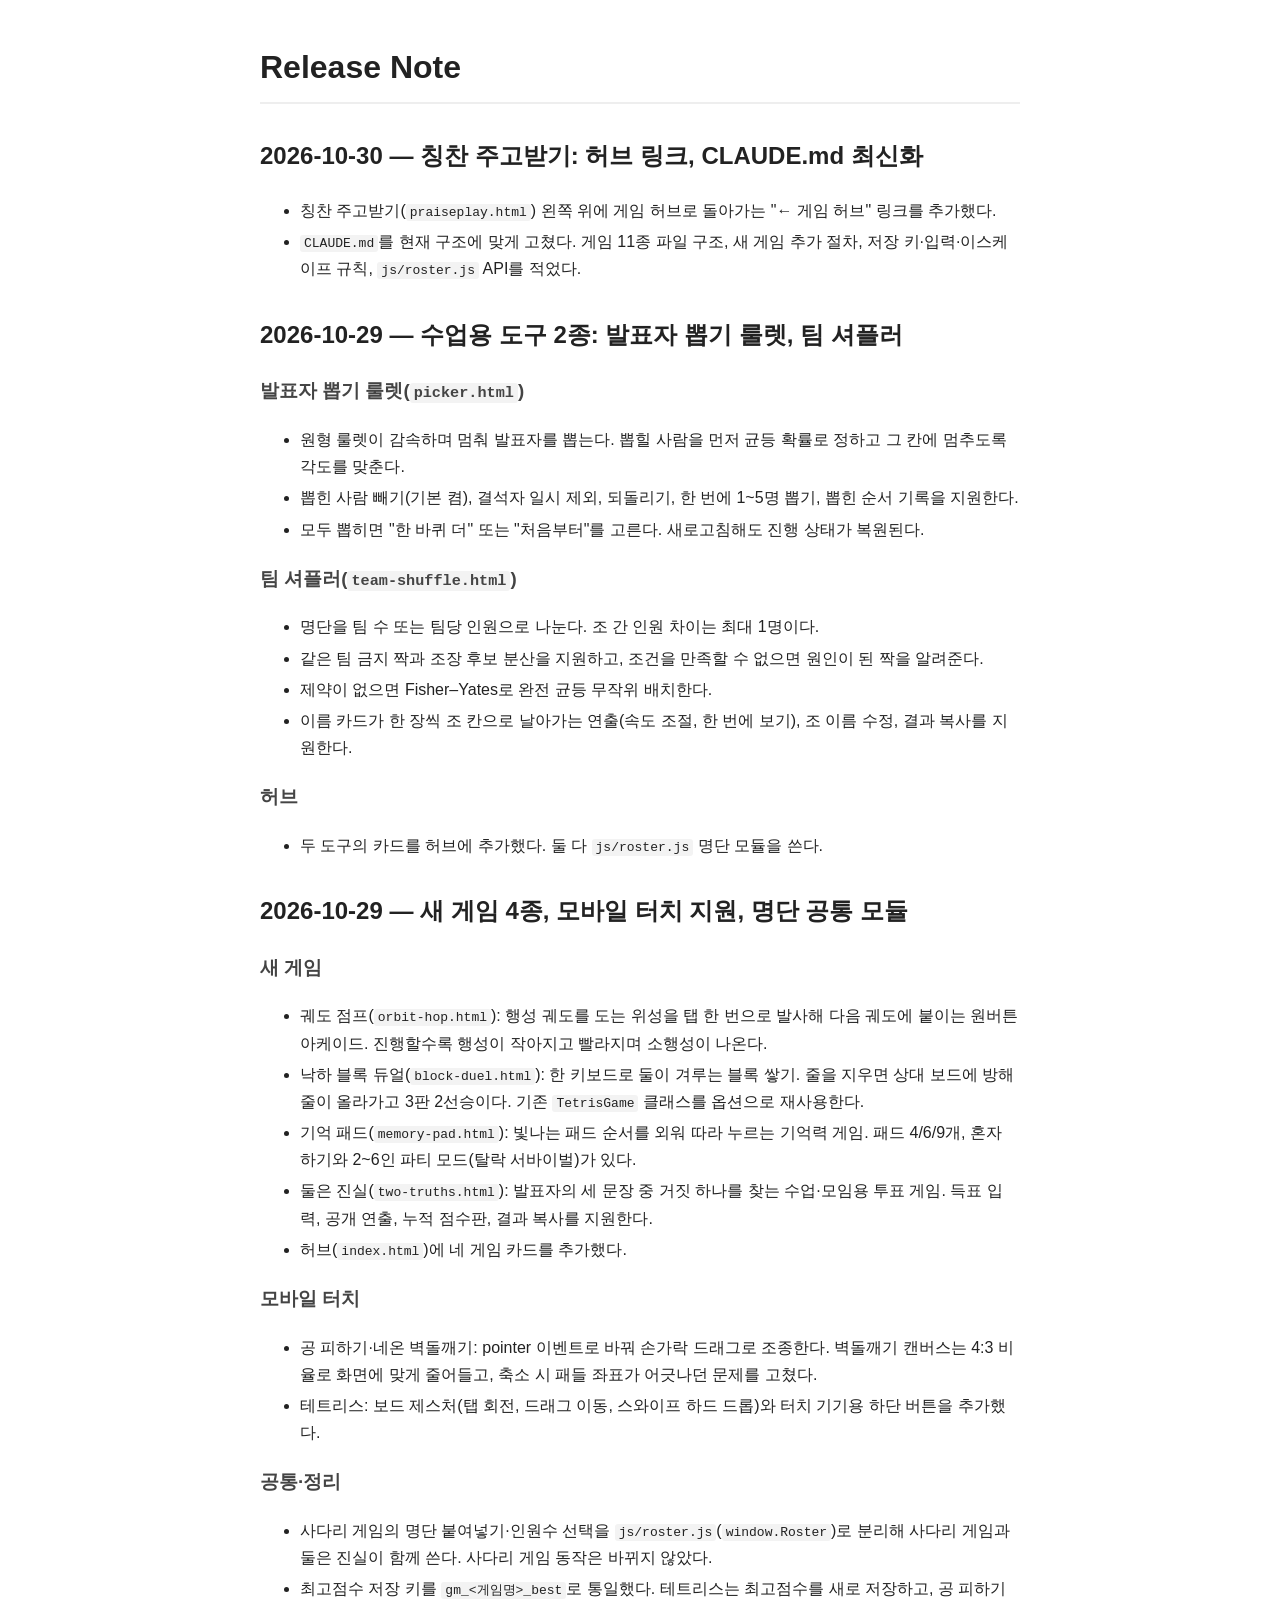
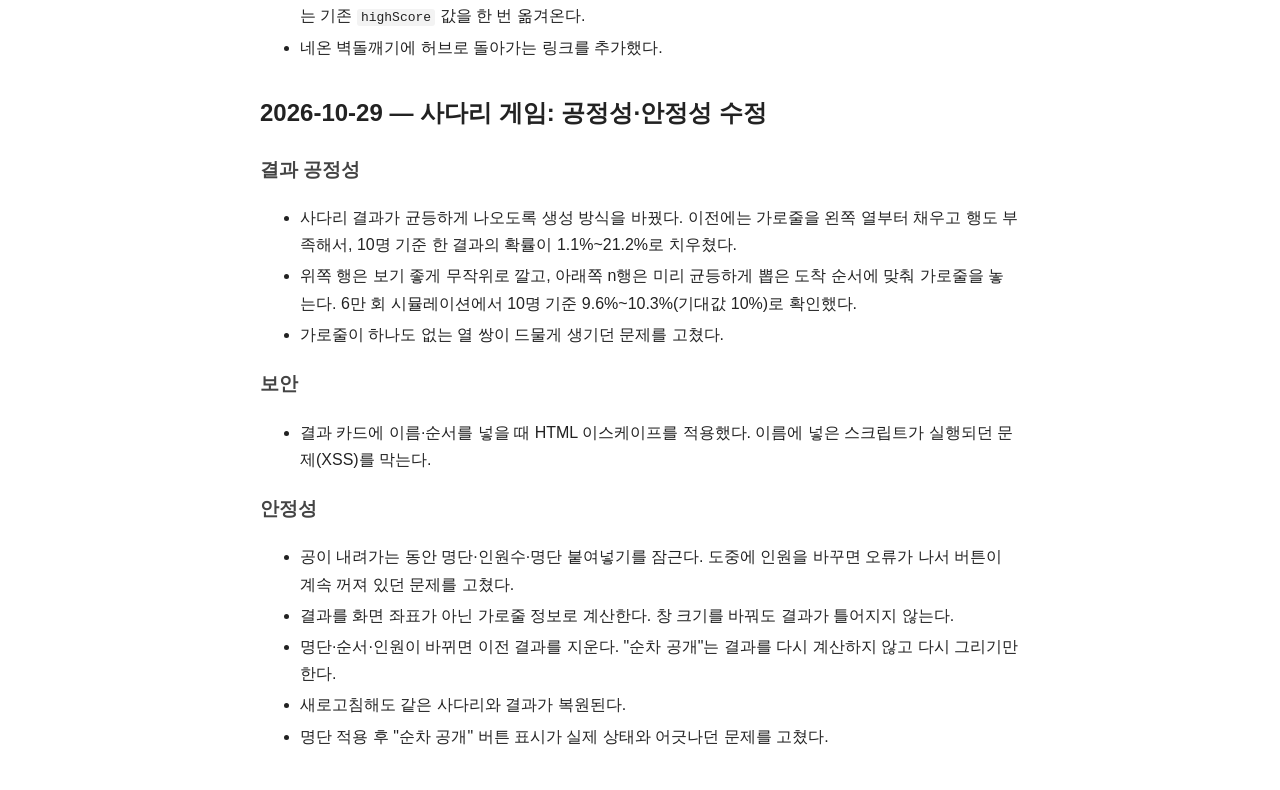
<file: release_note.html>
<!DOCTYPE html>
<html lang="ko">
<head>
  <meta charset="UTF-8">
  <meta name="viewport" content="width=device-width, initial-scale=1.0">
  <title>Release Note</title>
  <style>
    body { font-family: -apple-system, "Noto Sans KR", sans-serif; max-width: 760px; margin: 40px auto; padding: 0 16px; line-height: 1.7; color: #222; background: #fff; }
    h1 { border-bottom: 2px solid #eee; padding-bottom: 8px; }
    h2 { margin-top: 32px; }
    h3 { margin-top: 20px; color: #444; }
    li { margin: 4px 0; }
    code { background: #f3f3f3; padding: 1px 4px; border-radius: 3px; }
  </style>
</head>
<body>
  <h1>Release Note</h1>

  <h2>2026-10-30 — 칭찬 주고받기: 허브 링크, CLAUDE.md 최신화</h2>
  <ul>
    <li>칭찬 주고받기(<code>praiseplay.html</code>) 왼쪽 위에 게임 허브로 돌아가는 "← 게임 허브" 링크를 추가했다.</li>
    <li><code>CLAUDE.md</code>를 현재 구조에 맞게 고쳤다. 게임 11종 파일 구조, 새 게임 추가 절차, 저장 키·입력·이스케이프 규칙, <code>js/roster.js</code> API를 적었다.</li>
  </ul>

  <h2>2026-10-29 — 수업용 도구 2종: 발표자 뽑기 룰렛, 팀 셔플러</h2>
  <h3>발표자 뽑기 룰렛(<code>picker.html</code>)</h3>
  <ul>
    <li>원형 룰렛이 감속하며 멈춰 발표자를 뽑는다. 뽑힐 사람을 먼저 균등 확률로 정하고 그 칸에 멈추도록 각도를 맞춘다.</li>
    <li>뽑힌 사람 빼기(기본 켬), 결석자 일시 제외, 되돌리기, 한 번에 1~5명 뽑기, 뽑힌 순서 기록을 지원한다.</li>
    <li>모두 뽑히면 "한 바퀴 더" 또는 "처음부터"를 고른다. 새로고침해도 진행 상태가 복원된다.</li>
  </ul>
  <h3>팀 셔플러(<code>team-shuffle.html</code>)</h3>
  <ul>
    <li>명단을 팀 수 또는 팀당 인원으로 나눈다. 조 간 인원 차이는 최대 1명이다.</li>
    <li>같은 팀 금지 짝과 조장 후보 분산을 지원하고, 조건을 만족할 수 없으면 원인이 된 짝을 알려준다.</li>
    <li>제약이 없으면 Fisher–Yates로 완전 균등 무작위 배치한다.</li>
    <li>이름 카드가 한 장씩 조 칸으로 날아가는 연출(속도 조절, 한 번에 보기), 조 이름 수정, 결과 복사를 지원한다.</li>
  </ul>
  <h3>허브</h3>
  <ul>
    <li>두 도구의 카드를 허브에 추가했다. 둘 다 <code>js/roster.js</code> 명단 모듈을 쓴다.</li>
  </ul>

  <h2>2026-10-29 — 새 게임 4종, 모바일 터치 지원, 명단 공통 모듈</h2>
  <h3>새 게임</h3>
  <ul>
    <li>궤도 점프(<code>orbit-hop.html</code>): 행성 궤도를 도는 위성을 탭 한 번으로 발사해 다음 궤도에 붙이는 원버튼 아케이드. 진행할수록 행성이 작아지고 빨라지며 소행성이 나온다.</li>
    <li>낙하 블록 듀얼(<code>block-duel.html</code>): 한 키보드로 둘이 겨루는 블록 쌓기. 줄을 지우면 상대 보드에 방해 줄이 올라가고 3판 2선승이다. 기존 <code>TetrisGame</code> 클래스를 옵션으로 재사용한다.</li>
    <li>기억 패드(<code>memory-pad.html</code>): 빛나는 패드 순서를 외워 따라 누르는 기억력 게임. 패드 4/6/9개, 혼자 하기와 2~6인 파티 모드(탈락 서바이벌)가 있다.</li>
    <li>둘은 진실(<code>two-truths.html</code>): 발표자의 세 문장 중 거짓 하나를 찾는 수업·모임용 투표 게임. 득표 입력, 공개 연출, 누적 점수판, 결과 복사를 지원한다.</li>
    <li>허브(<code>index.html</code>)에 네 게임 카드를 추가했다.</li>
  </ul>
  <h3>모바일 터치</h3>
  <ul>
    <li>공 피하기·네온 벽돌깨기: pointer 이벤트로 바꿔 손가락 드래그로 조종한다. 벽돌깨기 캔버스는 4:3 비율로 화면에 맞게 줄어들고, 축소 시 패들 좌표가 어긋나던 문제를 고쳤다.</li>
    <li>테트리스: 보드 제스처(탭 회전, 드래그 이동, 스와이프 하드 드롭)와 터치 기기용 하단 버튼을 추가했다.</li>
  </ul>
  <h3>공통·정리</h3>
  <ul>
    <li>사다리 게임의 명단 붙여넣기·인원수 선택을 <code>js/roster.js</code>(<code>window.Roster</code>)로 분리해 사다리 게임과 둘은 진실이 함께 쓴다. 사다리 게임 동작은 바뀌지 않았다.</li>
    <li>최고점수 저장 키를 <code>gm_&lt;게임명&gt;_best</code>로 통일했다. 테트리스는 최고점수를 새로 저장하고, 공 피하기는 기존 <code>highScore</code> 값을 한 번 옮겨온다.</li>
    <li>네온 벽돌깨기에 허브로 돌아가는 링크를 추가했다.</li>
  </ul>

  <h2>2026-10-29 — 사다리 게임: 공정성·안정성 수정</h2>
  <h3>결과 공정성</h3>
  <ul>
    <li>사다리 결과가 균등하게 나오도록 생성 방식을 바꿨다. 이전에는 가로줄을 왼쪽 열부터 채우고 행도 부족해서, 10명 기준 한 결과의 확률이 1.1%~21.2%로 치우쳤다.</li>
    <li>위쪽 행은 보기 좋게 무작위로 깔고, 아래쪽 n행은 미리 균등하게 뽑은 도착 순서에 맞춰 가로줄을 놓는다. 6만 회 시뮬레이션에서 10명 기준 9.6%~10.3%(기대값 10%)로 확인했다.</li>
    <li>가로줄이 하나도 없는 열 쌍이 드물게 생기던 문제를 고쳤다.</li>
  </ul>
  <h3>보안</h3>
  <ul>
    <li>결과 카드에 이름·순서를 넣을 때 HTML 이스케이프를 적용했다. 이름에 넣은 스크립트가 실행되던 문제(XSS)를 막는다.</li>
  </ul>
  <h3>안정성</h3>
  <ul>
    <li>공이 내려가는 동안 명단·인원수·명단 붙여넣기를 잠근다. 도중에 인원을 바꾸면 오류가 나서 버튼이 계속 꺼져 있던 문제를 고쳤다.</li>
    <li>결과를 화면 좌표가 아닌 가로줄 정보로 계산한다. 창 크기를 바꿔도 결과가 틀어지지 않는다.</li>
    <li>명단·순서·인원이 바뀌면 이전 결과를 지운다. "순차 공개"는 결과를 다시 계산하지 않고 다시 그리기만 한다.</li>
    <li>새로고침해도 같은 사다리와 결과가 복원된다.</li>
    <li>명단 적용 후 "순차 공개" 버튼 표시가 실제 상태와 어긋나던 문제를 고쳤다.</li>
  </ul>
</body>
</html>
</file>
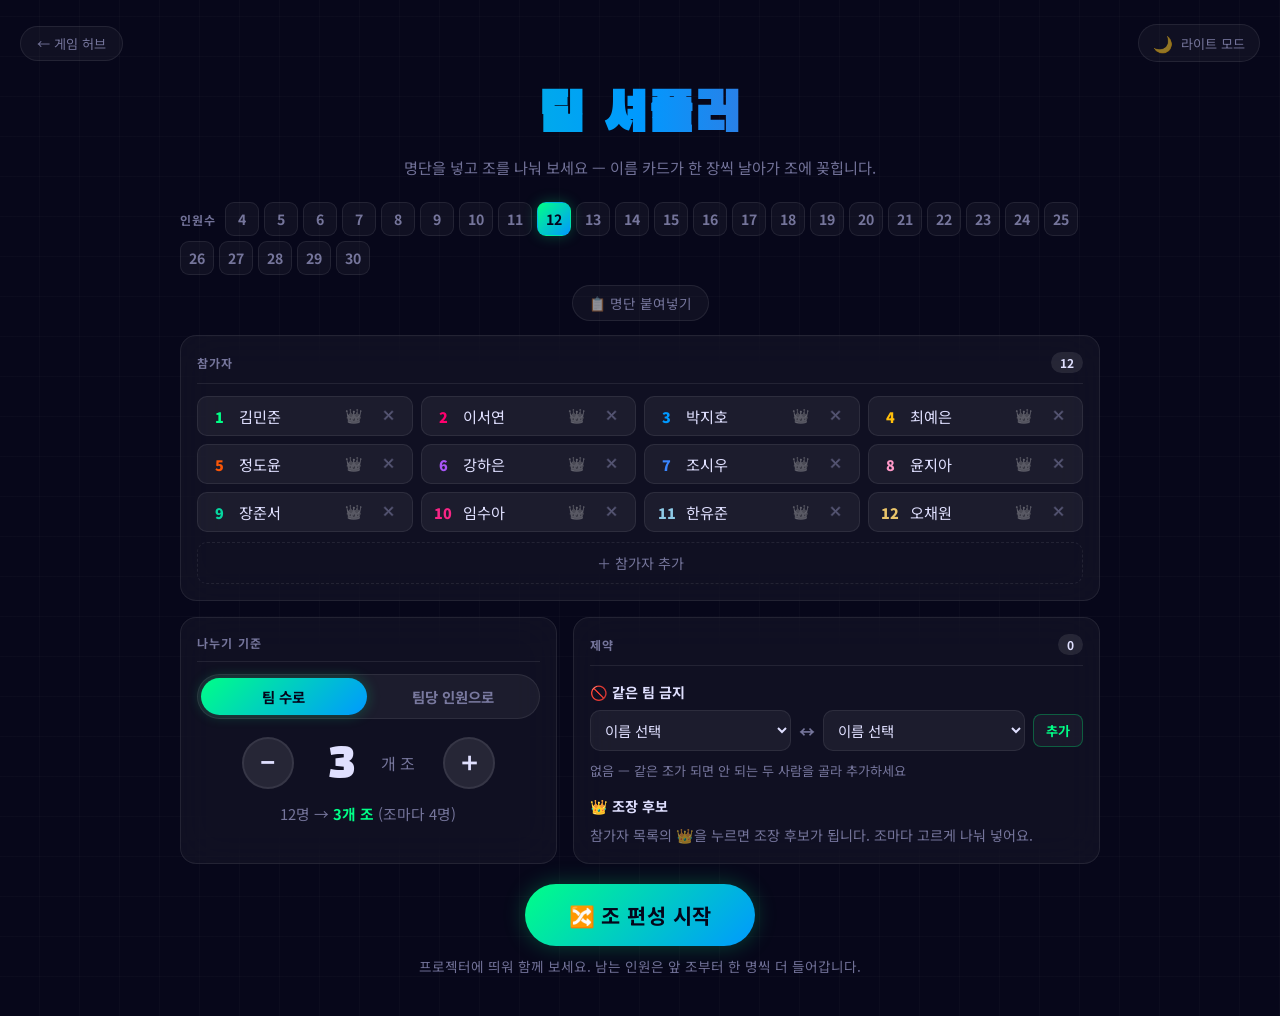
<file: team-shuffle.html>
<!DOCTYPE html>
<html lang="ko">
<head>
  <meta charset="UTF-8">
  <meta name="viewport" content="width=device-width, initial-scale=1.0">
  <title>팀 셔플러</title>
  <link rel="preconnect" href="https://fonts.googleapis.com">
  <link rel="preconnect" href="https://fonts.gstatic.com" crossorigin>
  <link href="https://fonts.googleapis.com/css2?family=Black+Han+Sans&family=Noto+Sans+KR:wght@400;700;900&display=swap" rel="stylesheet">
  <link rel="stylesheet" href="css/team-shuffle.css">
</head>
<body>
  <div class="page-wrapper">
    <div class="top-bar">
      <a href="index.html" class="back-btn">← 게임 허브</a>
      <button class="theme-toggle" id="themeToggle" type="button">
        <span class="toggle-icon">🌙</span>
        <span class="toggle-label">라이트 모드</span>
      </button>
    </div>

    <div class="header">
      <h1>팀 셔플러</h1>
      <p>명단을 넣고 조를 나눠 보세요 — 이름 카드가 한 장씩 날아가 조에 꽂힙니다.</p>
    </div>

    <!-- 1) 준비: 명단·나누기 기준·제약 -->
    <section class="setup" id="setupSection">
      <div class="setup-bar">
        <div class="count-picker" id="countPicker">
          <span class="setup-label">인원수</span>
        </div>
        <button class="pill-btn" id="rosterToggle" type="button">📋 명단 붙여넣기</button>
      </div>

      <div class="roster-box" id="rosterBox" hidden>
        <textarea id="rosterInput" placeholder="명단을 그대로 붙여넣으세요&#10;예) 1. 김민준 (개발팀) 010-1234-5678&#10;    2. 이서연 / 디자인팀&#10;한 줄로: 김민준, 이서연, 박지호"></textarea>
        <div class="roster-actions">
          <span class="roster-hint" id="rosterHint">번호·부서·직급·연락처는 걸러내고 이름만 뽑습니다</span>
          <button class="btn-icon" id="rosterClearBtn" type="button">지우기</button>
          <button class="btn-icon roster-apply" id="rosterApplyBtn" type="button">명단 적용</button>
        </div>
      </div>

      <div class="panel">
        <div class="panel-header">
          참가자
          <span class="panel-badge" id="playerBadge">0</span>
        </div>
        <ol class="player-grid" id="playerGrid"></ol>
        <button class="panel-add-btn" id="addPlayerBtn" type="button">＋ 참가자 추가</button>
      </div>

      <div class="options-grid">
        <div class="panel">
          <div class="panel-header">나누기 기준</div>
          <div class="seg" role="group" aria-label="나누기 기준">
            <button class="seg-btn" type="button" data-mode="teams">팀 수로</button>
            <button class="seg-btn" type="button" data-mode="size">팀당 인원으로</button>
          </div>
          <div class="stepper">
            <button class="step-btn" id="stepDown" type="button" aria-label="하나 줄이기">−</button>
            <span class="step-value" id="stepValue">3</span>
            <span class="step-unit" id="stepUnit">개 조</span>
            <button class="step-btn" id="stepUp" type="button" aria-label="하나 늘리기">＋</button>
          </div>
          <p class="split-preview" id="splitPreview"></p>
        </div>

        <div class="panel">
          <div class="panel-header">제약 <span class="panel-badge" id="constraintBadge">0</span></div>
          <div class="sub-title">🚫 같은 팀 금지</div>
          <div class="pair-form">
            <select id="pairA" aria-label="첫 번째 사람"></select>
            <span class="pair-sep">↔</span>
            <select id="pairB" aria-label="두 번째 사람"></select>
            <button class="btn-icon roster-apply" id="pairAddBtn" type="button">추가</button>
          </div>
          <ul class="pair-list" id="pairList"></ul>
          <div class="sub-title">👑 조장 후보</div>
          <p class="leader-info" id="leaderInfo"></p>
        </div>
      </div>

      <div class="constraint-msg" id="constraintMsg" role="alert" hidden></div>

      <div class="control-bar">
        <button class="btn btn-primary btn-big" id="startBtn" type="button">🔀 조 편성 시작</button>
      </div>
      <p class="setup-tip">프로젝터에 띄워 함께 보세요. 남는 인원은 앞 조부터 한 명씩 더 들어갑니다.</p>
    </section>

    <!-- 2) 결과: 카드가 날아가 조에 꽂힌다 -->
    <section class="result" id="resultSection" hidden>
      <div class="result-bar">
        <div class="seg speed-seg" role="group" aria-label="속도">
          <button class="seg-btn" type="button" data-speed="slow">느리게</button>
          <button class="seg-btn" type="button" data-speed="normal">보통</button>
          <button class="seg-btn" type="button" data-speed="fast">빠르게</button>
        </div>
        <button class="deck" id="deck" type="button" title="눌러서 다음 카드 바로 보내기">
          <span class="deck-stack" aria-hidden="true"></span>
          <span class="deck-label">남은 이름 <b id="deckCount">0</b></span>
        </button>
        <div class="result-actions">
          <button class="btn-icon" id="skipBtn" type="button">⏭ 한 번에 보기</button>
          <button class="btn-icon" id="reshuffleBtn" type="button">🔀 다시 섞기</button>
          <button class="btn-icon" id="copyBtn" type="button">📋 결과 복사</button>
          <button class="btn-icon" id="backBtn" type="button">⚙️ 설정으로</button>
        </div>
      </div>
      <p class="result-info" id="resultInfo"></p>
      <div class="team-grid" id="teamGrid"></div>
    </section>
  </div>

  <div class="toast" id="toast"></div>

  <script src="js/roster.js"></script>
  <script src="js/team-shuffle.js"></script>
</body>
</html>
</file>
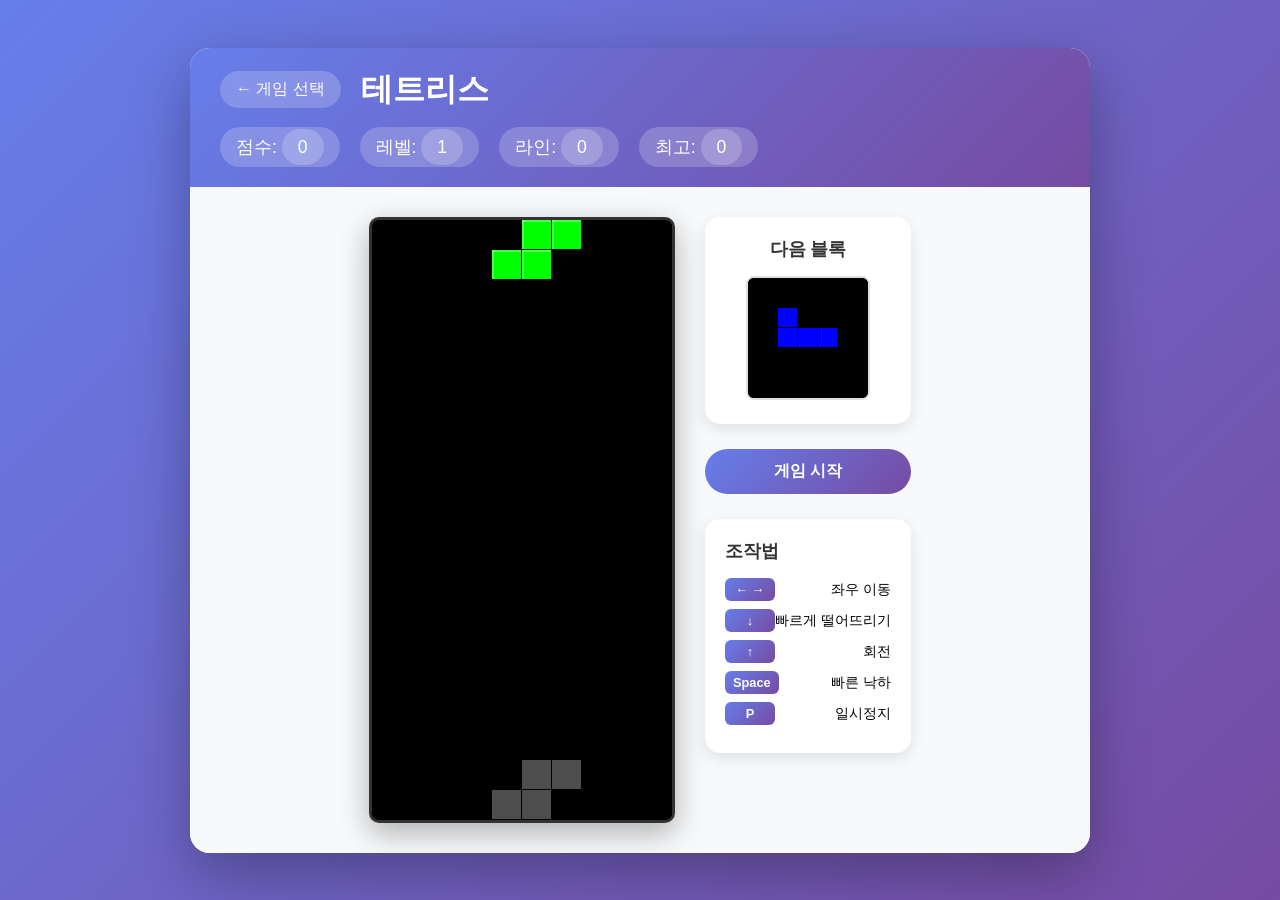
<file: tetris.html>
<!DOCTYPE html>
<html lang="ko">
<head>
    <meta charset="UTF-8">
    <meta name="viewport" content="width=device-width, initial-scale=1.0">
    <title>테트리스 게임</title>
    <link rel="stylesheet" href="css/tetris.css">
</head>
<body>
    <div class="game-container">
        <header class="game-header">
            <div class="header-content">
                <a href="index.html" class="back-btn">← 게임 선택</a>
                <h1>테트리스</h1>
            </div>
            <div class="score-board">
                <span>점수: <span id="score">0</span></span>
                <span>레벨: <span id="level">1</span></span>
                <span>라인: <span id="lines">0</span></span>
                <span>최고: <span id="bestScore">0</span></span>
            </div>
        </header>

        <main class="game-main">
            <div class="game-area">
                <!-- 게임 보드 -->
                <div class="board-container">
                    <canvas id="gameBoard" width="300" height="600"></canvas>

                    <!-- 게임 오버 화면 -->
                    <div id="gameOverScreen" class="game-over hidden">
                        <h2>게임 오버!</h2>
                        <p>최종 점수: <span id="finalScore">0</span></p>
                        <p>제거한 라인: <span id="finalLines">0</span></p>
                        <p id="newBestMsg" class="new-best hidden">새 최고 기록!</p>
                        <button id="restartBtn" class="btn btn-primary">다시 시작</button>
                    </div>

                    <!-- 일시정지 화면 -->
                    <div id="pauseScreen" class="pause-screen hidden">
                        <h2>일시정지</h2>
                        <p>P키 또는 화면을 눌러 계속하기</p>
                    </div>
                </div>

                <!-- 사이드 패널 -->
                <div class="side-panel">
                    <!-- 다음 블록 미리보기 -->
                    <div class="next-piece">
                        <h3>다음 블록</h3>
                        <canvas id="nextPieceCanvas" width="120" height="120"></canvas>
                    </div>

                    <!-- 게임 컨트롤 버튼 -->
                    <div class="game-controls">
                        <button id="startBtn" class="btn btn-primary">게임 시작</button>
                        <button id="pauseBtn" class="btn hidden">일시정지</button>
                    </div>

                    <!-- 조작법 안내 -->
                    <div class="instructions">
                        <h4>조작법</h4>
                        <div class="instruction-item">
                            <span class="key">← →</span>
                            <span>좌우 이동</span>
                        </div>
                        <div class="instruction-item">
                            <span class="key">↓</span>
                            <span>빠르게 떨어뜨리기</span>
                        </div>
                        <div class="instruction-item">
                            <span class="key">↑</span>
                            <span>회전</span>
                        </div>
                        <div class="instruction-item">
                            <span class="key">Space</span>
                            <span>빠른 낙하</span>
                        </div>
                        <div class="instruction-item">
                            <span class="key">P</span>
                            <span>일시정지</span>
                        </div>

                        <div class="touch-instructions">
                            <h4>터치 조작</h4>
                            <div class="instruction-item">
                                <span class="key">탭</span>
                                <span>회전</span>
                            </div>
                            <div class="instruction-item">
                                <span class="key">좌우 드래그</span>
                                <span>칸 단위 이동</span>
                            </div>
                            <div class="instruction-item">
                                <span class="key">아래 드래그</span>
                                <span>천천히 내리기</span>
                            </div>
                            <div class="instruction-item">
                                <span class="key">빠른 스와이프</span>
                                <span>바로 떨어뜨리기</span>
                            </div>
                        </div>
                    </div>
                </div>
            </div>
        </main>
    </div>

    <!-- 온스크린 버튼 (터치 기기·좁은 화면에서만 표시) -->
    <div id="touchControls" class="touch-controls" aria-label="터치 조작 버튼">
        <button type="button" class="touch-btn" data-action="left" aria-label="왼쪽으로 이동">←</button>
        <button type="button" class="touch-btn" data-action="rotate" aria-label="회전">⟳</button>
        <button type="button" class="touch-btn" data-action="right" aria-label="오른쪽으로 이동">→</button>
        <button type="button" class="touch-btn" data-action="down" aria-label="천천히 내리기">↓</button>
        <button type="button" class="touch-btn touch-btn-drop" data-action="hardDrop" aria-label="바로 떨어뜨리기">⤓ 드롭</button>
        <button type="button" class="touch-btn touch-btn-pause" data-action="pause" aria-label="일시정지 또는 시작">⏸</button>
    </div>

    <script src="js/tetris.js"></script>
</body>
</html>
</file>
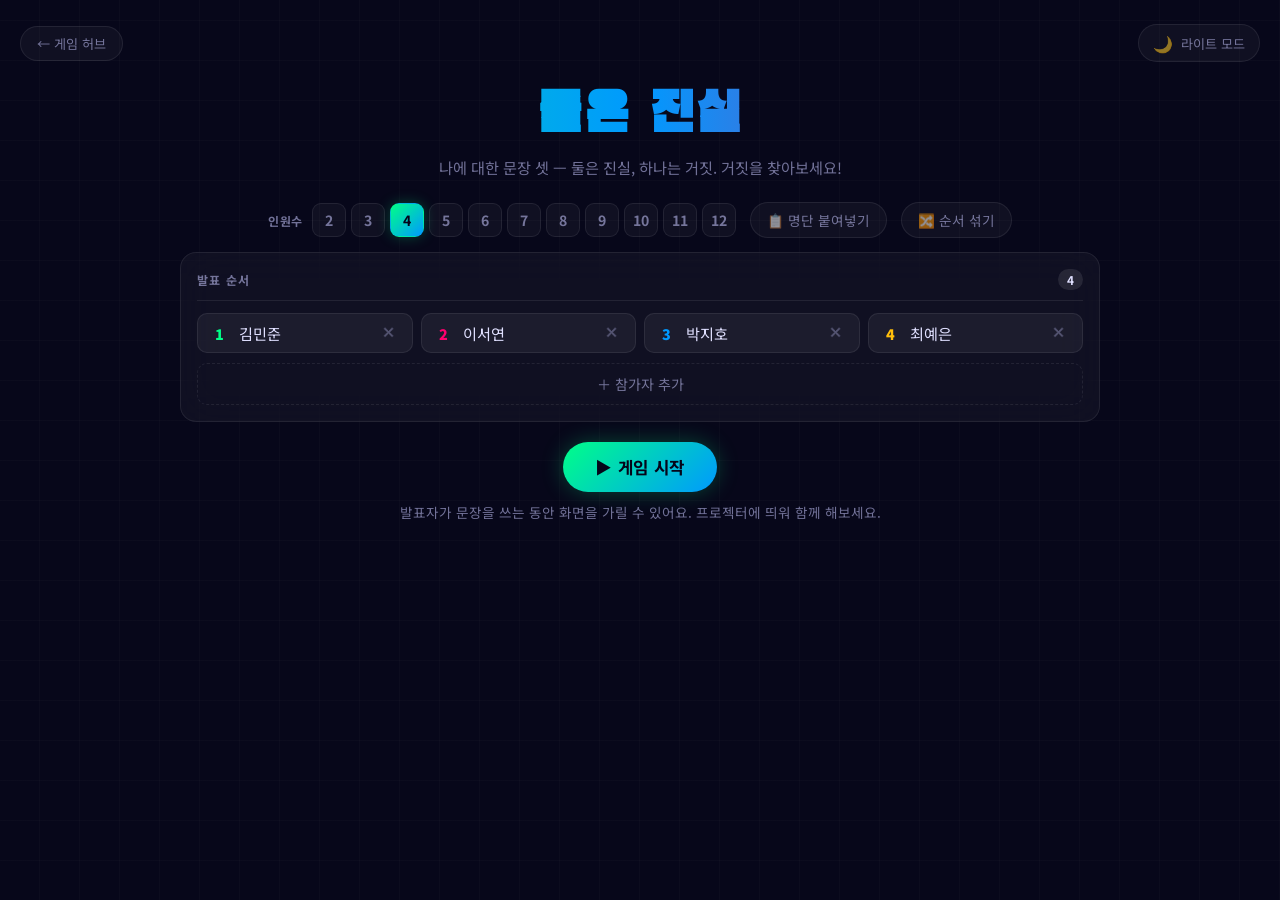
<file: two-truths.html>
<!DOCTYPE html>
<html lang="ko">
<head>
  <meta charset="UTF-8">
  <meta name="viewport" content="width=device-width, initial-scale=1.0">
  <title>둘은 진실</title>
  <link rel="preconnect" href="https://fonts.googleapis.com">
  <link rel="preconnect" href="https://fonts.gstatic.com" crossorigin>
  <link href="https://fonts.googleapis.com/css2?family=Black+Han+Sans&family=Noto+Sans+KR:wght@400;700;900&display=swap" rel="stylesheet">
  <link rel="stylesheet" href="css/two-truths.css">
</head>
<body>
  <div class="page-wrapper">
    <div class="top-bar">
      <a href="index.html" class="back-btn">← 게임 허브</a>
      <button class="theme-toggle" id="themeToggle" type="button">
        <span class="toggle-icon">🌙</span>
        <span class="toggle-label">라이트 모드</span>
      </button>
    </div>

    <div class="header">
      <h1>둘은 진실</h1>
      <p>나에 대한 문장 셋 — 둘은 진실, 하나는 거짓. 거짓을 찾아보세요!</p>
      <div class="progress-pill" id="progressPill" hidden></div>
    </div>

    <!-- 1) 준비: 참가자 명단 -->
    <section class="setup" id="setupSection">
      <div class="setup-bar">
        <div class="count-picker" id="countPicker">
          <span class="setup-label">인원수</span>
        </div>
        <button class="pill-btn" id="rosterToggle" type="button">📋 명단 붙여넣기</button>
        <button class="pill-btn" id="shuffleBtn" type="button">🔀 순서 섞기</button>
      </div>

      <div class="roster-box" id="rosterBox" hidden>
        <textarea id="rosterInput" placeholder="명단을 그대로 붙여넣으세요&#10;예) 1. 김민준 (개발팀) 010-1234-5678&#10;    2. 이서연 / 디자인팀&#10;한 줄로: 김민준, 이서연, 박지호"></textarea>
        <div class="roster-actions">
          <span class="roster-hint" id="rosterHint">번호·부서·직급·연락처는 걸러내고 이름만 뽑습니다</span>
          <button class="btn-icon" id="rosterClearBtn" type="button">지우기</button>
          <button class="btn-icon roster-apply" id="rosterApplyBtn" type="button">명단 적용</button>
        </div>
      </div>

      <div class="panel">
        <div class="panel-header">
          발표 순서
          <span class="panel-badge" id="playerBadge">0</span>
        </div>
        <ol class="player-grid" id="playerGrid"></ol>
        <button class="panel-add-btn" id="addPlayerBtn" type="button">＋ 참가자 추가</button>
      </div>

      <div class="control-bar">
        <button class="btn btn-primary" id="startBtn" type="button">▶ 게임 시작</button>
      </div>
      <p class="setup-tip">발표자가 문장을 쓰는 동안 화면을 가릴 수 있어요. 프로젝터에 띄워 함께 해보세요.</p>
    </section>

    <!-- 2) 진행: 발표·투표·공개 -->
    <div class="play-layout" id="playSection" hidden>
      <main class="stage" id="stage"></main>
      <aside class="panel scoreboard" id="scoreboard"></aside>
    </div>
  </div>

  <div class="countdown" id="countdown" aria-hidden="true"></div>
  <div class="toast" id="toast"></div>

  <script src="js/roster.js"></script>
  <script src="js/two-truths.js"></script>
</body>
</html>
</file>
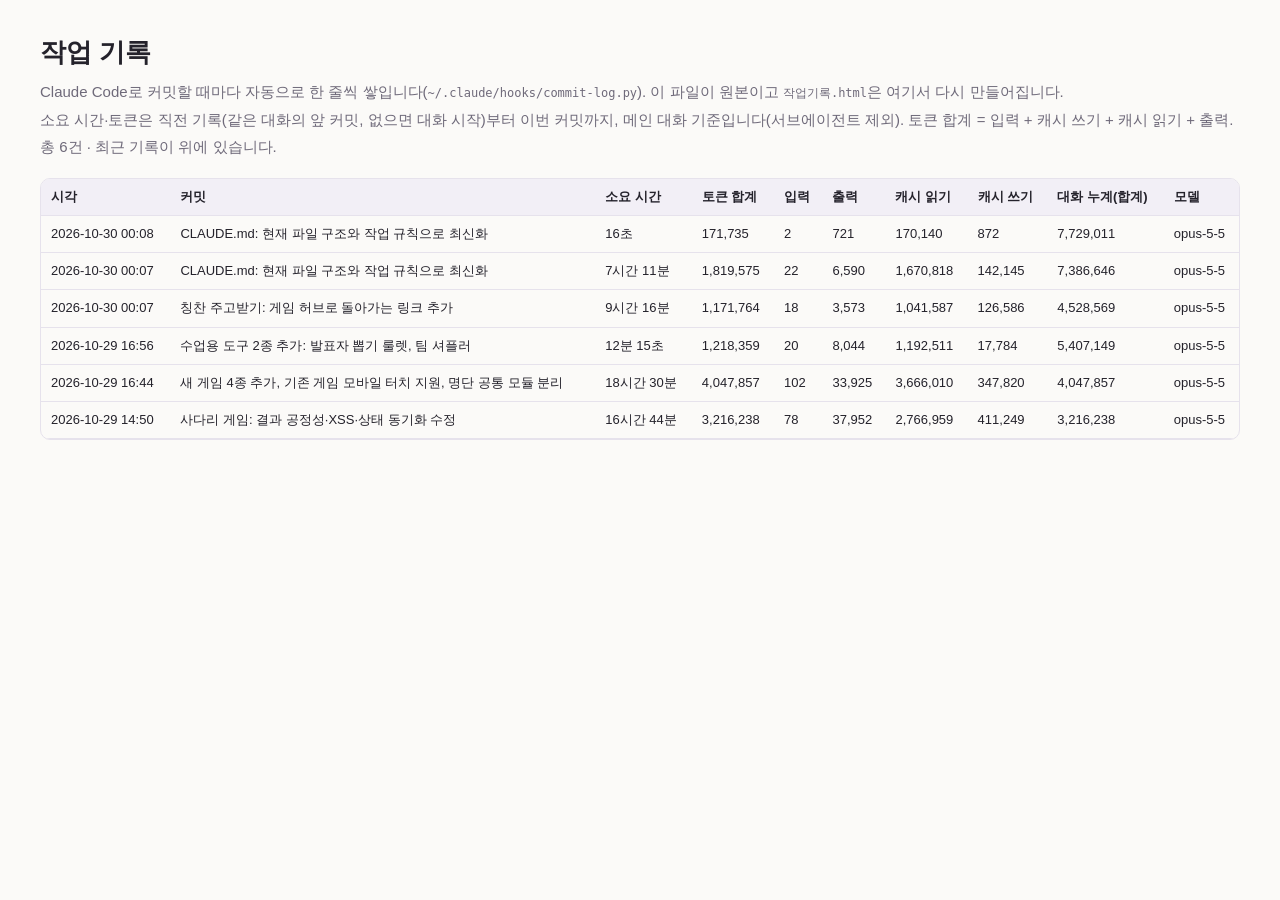
<file: 작업기록.html>
<!doctype html>
<html lang="ko"><head><meta charset="utf-8"><meta name="viewport" content="width=device-width,initial-scale=1"><title>작업 기록</title>
<style>
:root{--bg:#fbfaf8;--fg:#24222b;--muted:#6f6a7a;--line:#e6e2ec;--head:#f2eff6}
@media (prefers-color-scheme:dark){:root{--bg:#16151a;--fg:#ece9f2;--muted:#a39daf;--line:#2e2b36;--head:#211f27}}
body{margin:0;background:var(--bg);color:var(--fg);font:15px/1.55 -apple-system,"Apple SD Gothic Neo","Noto Sans KR",sans-serif}
main{max-width:1200px;margin:auto;padding:32px 16px}h1{margin:0 0 8px;font-size:26px}p{color:var(--muted);margin:4px 0}
.tw{overflow-x:auto;margin-top:20px;border:1px solid var(--line);border-radius:10px}table{border-collapse:collapse;width:100%;font-size:13px}
th,td{padding:8px 10px;border-bottom:1px solid var(--line);text-align:left;vertical-align:top}th{background:var(--head);white-space:nowrap}
td:nth-child(n+3){white-space:nowrap;font-variant-numeric:tabular-nums}code{font-size:12px}
</style></head><body><main><h1>작업 기록</h1><p>Claude Code로 커밋할 때마다 자동으로 한 줄씩 쌓입니다(<code>~/.claude/hooks/commit-log.py</code>). 이 파일이 원본이고 <code>작업기록.html</code>은 여기서 다시 만들어집니다.</p><p>소요 시간·토큰은 직전 기록(같은 대화의 앞 커밋, 없으면 대화 시작)부터 이번 커밋까지, 메인 대화 기준입니다(서브에이전트 제외). 토큰 합계 = 입력 + 캐시 쓰기 + 캐시 읽기 + 출력.</p>
<p>총 6건 · 최근 기록이 위에 있습니다.</p>
<div class="tw"><table><thead><tr><th>시각</th><th>커밋</th><th>소요 시간</th><th>토큰 합계</th><th>입력</th><th>출력</th><th>캐시 읽기</th><th>캐시 쓰기</th><th>대화 누계(합계)</th><th>모델</th></tr></thead><tbody><tr><td>2026-10-30 00:08</td><td>CLAUDE.md: 현재 파일 구조와 작업 규칙으로 최신화</td><td>16초</td><td>171,735</td><td>2</td><td>721</td><td>170,140</td><td>872</td><td>7,729,011</td><td>opus-5-5</td></tr><tr><td>2026-10-30 00:07</td><td>CLAUDE.md: 현재 파일 구조와 작업 규칙으로 최신화</td><td>7시간 11분</td><td>1,819,575</td><td>22</td><td>6,590</td><td>1,670,818</td><td>142,145</td><td>7,386,646</td><td>opus-5-5</td></tr><tr><td>2026-10-30 00:07</td><td>칭찬 주고받기: 게임 허브로 돌아가는 링크 추가</td><td>9시간 16분</td><td>1,171,764</td><td>18</td><td>3,573</td><td>1,041,587</td><td>126,586</td><td>4,528,569</td><td>opus-5-5</td></tr><tr><td>2026-10-29 16:56</td><td>수업용 도구 2종 추가: 발표자 뽑기 룰렛, 팀 셔플러</td><td>12분 15초</td><td>1,218,359</td><td>20</td><td>8,044</td><td>1,192,511</td><td>17,784</td><td>5,407,149</td><td>opus-5-5</td></tr><tr><td>2026-10-29 16:44</td><td>새 게임 4종 추가, 기존 게임 모바일 터치 지원, 명단 공통 모듈 분리</td><td>18시간 30분</td><td>4,047,857</td><td>102</td><td>33,925</td><td>3,666,010</td><td>347,820</td><td>4,047,857</td><td>opus-5-5</td></tr><tr><td>2026-10-29 14:50</td><td>사다리 게임: 결과 공정성·XSS·상태 동기화 수정</td><td>16시간 44분</td><td>3,216,238</td><td>78</td><td>37,952</td><td>2,766,959</td><td>411,249</td><td>3,216,238</td><td>opus-5-5</td></tr></tbody></table></div></main></body></html>
</file>
<file: css/hub.css>
* {
    margin: 0;
    padding: 0;
    box-sizing: border-box;
}

body {
    font-family: 'Segoe UI', Tahoma, Geneva, Verdana, sans-serif;
    background: linear-gradient(135deg, #667eea 0%, #764ba2 100%);
    min-height: 100vh;
    padding: 20px;
}

.hub-container {
    max-width: 1200px;
    margin: 0 auto;
}

.hub-header {
    text-align: center;
    color: white;
    padding: 40px 20px;
    margin-bottom: 40px;
}

.hub-header h1 {
    font-size: 3.5rem;
    font-weight: bold;
    margin-bottom: 15px;
    text-shadow: 0 4px 10px rgba(0, 0, 0, 0.2);
}

.hub-header p {
    font-size: 1.3rem;
    opacity: 0.95;
}

.games-grid {
    display: grid;
    grid-template-columns: repeat(auto-fill, minmax(280px, 1fr));
    gap: 30px;
    padding: 0 20px;
    margin-bottom: 60px;
}

.game-card {
    background: white;
    border-radius: 20px;
    overflow: hidden;
    box-shadow: 0 10px 30px rgba(0, 0, 0, 0.2);
    transition: all 0.4s ease;
    cursor: pointer;
}

.game-card:hover {
    transform: translateY(-10px);
    box-shadow: 0 20px 50px rgba(0, 0, 0, 0.3);
}

.game-card.coming-soon {
    opacity: 0.7;
}

.game-card.coming-soon:hover {
    transform: translateY(-5px);
}

.game-card-inner {
    padding: 30px;
    display: flex;
    flex-direction: column;
    align-items: center;
    text-align: center;
}

.game-icon {
    width: 120px;
    height: 120px;
    border-radius: 50%;
    margin-bottom: 25px;
    display: flex;
    justify-content: center;
    align-items: center;
    position: relative;
    background: linear-gradient(135deg, #f0f0f0 0%, #e0e0e0 100%);
}

/* 공 피하기 게임 아이콘 */
.game-icon.ball-game {
    background: linear-gradient(135deg, #667eea 0%, #764ba2 100%);
    animation: rotate 20s linear infinite;
}

@keyframes rotate {
    from {
        transform: rotate(0deg);
    }
    to {
        transform: rotate(360deg);
    }
}

.icon-circle {
    position: absolute;
    border-radius: 50%;
    box-shadow: 0 4px 8px rgba(0, 0, 0, 0.2);
}

.icon-circle.player-color {
    width: 40px;
    height: 40px;
    background: white;
    top: 50%;
    left: 50%;
    transform: translate(-50%, -50%);
}

.icon-circle.enemy-color {
    width: 30px;
    height: 30px;
    background: linear-gradient(135deg, #f093fb 0%, #f5576c 100%);
    top: 20%;
    right: 20%;
}

.icon-circle.collectible-color {
    width: 20px;
    height: 20px;
    background: linear-gradient(135deg, #4facfe 0%, #00f2fe 100%);
    bottom: 20%;
    left: 20%;
    animation: pulse 2s infinite;
}

@keyframes pulse {
    0%, 100% {
        transform: scale(1);
    }
    50% {
        transform: scale(1.3);
    }
}

/* 테트리스 게임 아이콘 */
.game-icon.tetris-game {
    background: linear-gradient(135deg, #8a2be2 0%, #4b0082 100%);
    animation: tetrisPulse 3s ease-in-out infinite;
}

@keyframes tetrisPulse {
    0%, 100% {
        transform: scale(1);
    }
    50% {
        transform: scale(1.05);
    }
}

.tetris-blocks {
    position: relative;
    width: 100%;
    height: 100%;
    display: flex;
    justify-content: center;
    align-items: center;
}

.tetris-block {
    position: absolute;
    width: 18px;
    height: 18px;
    border-radius: 2px;
    box-shadow: 0 2px 4px rgba(0, 0, 0, 0.3);
}

.tetris-block.block-1 {
    background: #00f5ff;
    top: 20%;
    left: 35%;
    animation: tetrisFloat1 4s ease-in-out infinite;
}

.tetris-block.block-2 {
    background: #ffff00;
    top: 40%;
    right: 25%;
    animation: tetrisFloat2 4s ease-in-out infinite 1s;
}

.tetris-block.block-3 {
    background: #00ff00;
    bottom: 35%;
    left: 25%;
    animation: tetrisFloat3 4s ease-in-out infinite 2s;
}

.tetris-block.block-4 {
    background: #ff0000;
    bottom: 20%;
    right: 35%;
    animation: tetrisFloat4 4s ease-in-out infinite 3s;
}

@keyframes tetrisFloat1 {
    0%, 100% { transform: translateY(0) rotate(0deg); }
    50% { transform: translateY(-8px) rotate(90deg); }
}

@keyframes tetrisFloat2 {
    0%, 100% { transform: translateY(0) rotate(0deg); }
    50% { transform: translateY(8px) rotate(-90deg); }
}

@keyframes tetrisFloat3 {
    0%, 100% { transform: translateX(0) rotate(0deg); }
    50% { transform: translateX(-8px) rotate(180deg); }
}

@keyframes tetrisFloat4 {
    0%, 100% { transform: translateX(0) rotate(0deg); }
    50% { transform: translateX(8px) rotate(-180deg); }
}

/* 사다리 게임 아이콘 */
.game-icon.ladder-game {
    background: linear-gradient(135deg, #4ecdc4 0%, #009688 100%);
    animation: ladderGlow 2.5s ease-in-out infinite;
}

@keyframes ladderGlow {
    0%, 100% {
        box-shadow: 0 0 20px rgba(78, 205, 196, 0.3);
    }
    50% {
        box-shadow: 0 0 40px rgba(78, 205, 196, 0.6);
    }
}

.ladder-icon {
    position: relative;
    width: 80%;
    height: 80%;
    display: flex;
    justify-content: space-between;
    align-items: center;
}

.ladder-line {
    background: white;
    border-radius: 2px;
    box-shadow: 0 2px 4px rgba(0, 0, 0, 0.2);
}

.ladder-line.vertical {
    width: 4px;
    height: 70%;
    animation: ladderBounce 3s ease-in-out infinite;
}

.ladder-line.vertical:nth-child(2) {
    animation-delay: 0.5s;
}

.ladder-line.vertical:nth-child(3) {
    animation-delay: 1s;
}

.ladder-line.horizontal {
    position: absolute;
    width: 50%;
    height: 3px;
    left: 25%;
    animation: ladderSlide 2s ease-in-out infinite;
}

.ladder-line.horizontal:nth-child(4) {
    top: 30%;
}

.ladder-line.horizontal:nth-child(5) {
    bottom: 30%;
    animation-delay: 1s;
}

@keyframes ladderBounce {
    0%, 100% {
        transform: scaleY(1);
    }
    50% {
        transform: scaleY(1.1);
    }
}

@keyframes ladderSlide {
    0%, 100% {
        opacity: 1;
        transform: scaleX(1);
    }
    50% {
        opacity: 0.7;
        transform: scaleX(1.2);
    }
}

/* 준비 중 게임 아이콘 */
.game-icon.placeholder-game {
    background: linear-gradient(135deg, #a8a8a8 0%, #888888 100%);
}

.placeholder-text {
    font-size: 4rem;
    color: white;
    font-weight: bold;
}

.game-icon.praise-game {
    background: linear-gradient(135deg, #ff9a9e 0%, #c9b8e8 100%);
    display: flex;
    align-items: center;
    justify-content: center;
}

.praise-icon {
    font-size: 4rem;
}

.game-icon.neon-breaker-game {
    background: linear-gradient(135deg, #0a0516 0%, #3d0070 50%, #0a0516 100%);
    display: flex;
    align-items: center;
    justify-content: center;
    box-shadow: inset 0 0 20px rgba(157, 0, 255, 0.4);
}

.neon-breaker-icon {
    font-size: 4rem;
    filter: drop-shadow(0 0 8px #ff007f) drop-shadow(0 0 16px #9d00ff);
}

.game-icon.orbit-hop-game {
    background: radial-gradient(circle at 30% 30%, #2b1055 0%, #0a0516 70%);
    box-shadow: inset 0 0 20px rgba(0, 240, 255, 0.35);
}

.game-icon.block-duel-game {
    background: linear-gradient(90deg, #1e3c72 0%, #1e3c72 49%, #fff 49%, #fff 51%, #b21f1f 51%, #b21f1f 100%);
}

.game-icon.memory-pad-game {
    background: linear-gradient(135deg, #0f2027 0%, #203a43 50%, #2c5364 100%);
}

.game-icon.two-truths-game {
    background: linear-gradient(135deg, #f6d365 0%, #fda085 100%);
}

.game-icon.picker-game {
    background: linear-gradient(135deg, #a1c4fd 0%, #c2e9fb 100%);
}

.game-icon.team-shuffle-game {
    background: linear-gradient(135deg, #84fab0 0%, #8fd3f4 100%);
}

.game-icon.orbit-hop-game,
.game-icon.block-duel-game,
.game-icon.memory-pad-game,
.game-icon.two-truths-game,
.game-icon.picker-game,
.game-icon.team-shuffle-game {
    display: flex;
    align-items: center;
    justify-content: center;
}

.emoji-icon {
    font-size: 4rem;
}

.orbit-hop-game .emoji-icon {
    filter: drop-shadow(0 0 8px #00f0ff) drop-shadow(0 0 16px #9d00ff);
}

.memory-pad-game .emoji-icon {
    filter: drop-shadow(0 0 8px #39ff14);
}

.game-card h2 {
    font-size: 1.8rem;
    margin-bottom: 15px;
    color: #333;
}

.game-description {
    font-size: 1rem;
    color: #666;
    margin-bottom: 20px;
    line-height: 1.6;
    min-height: 50px;
}

.game-stats {
    display: flex;
    gap: 10px;
    margin-bottom: 25px;
    flex-wrap: wrap;
    justify-content: center;
}

.stat {
    background: linear-gradient(135deg, #667eea 0%, #764ba2 100%);
    color: white;
    padding: 6px 14px;
    border-radius: 20px;
    font-size: 0.85rem;
    font-weight: 600;
}

.game-card.coming-soon .stat {
    background: linear-gradient(135deg, #a8a8a8 0%, #888888 100%);
}

.play-btn {
    display: inline-block;
    padding: 14px 40px;
    background: linear-gradient(135deg, #667eea 0%, #764ba2 100%);
    color: white;
    text-decoration: none;
    border-radius: 30px;
    font-size: 1.1rem;
    font-weight: 600;
    transition: all 0.3s ease;
    border: none;
    cursor: pointer;
}

.play-btn:hover {
    background: linear-gradient(135deg, #5568d3 0%, #653a8b 100%);
    transform: scale(1.05);
    box-shadow: 0 5px 20px rgba(102, 126, 234, 0.4);
}

.play-btn.disabled {
    background: linear-gradient(135deg, #a8a8a8 0%, #888888 100%);
    cursor: not-allowed;
}

.play-btn.disabled:hover {
    transform: none;
    box-shadow: none;
}

.hub-footer {
    text-align: center;
    color: white;
    padding: 30px 20px;
    opacity: 0.9;
}

.hub-footer p {
    font-size: 0.95rem;
}

/* 반응형 디자인 */
@media (max-width: 768px) {
    .hub-header h1 {
        font-size: 2.5rem;
    }

    .hub-header p {
        font-size: 1.1rem;
    }

    .games-grid {
        grid-template-columns: 1fr;
        gap: 20px;
    }

    .game-card h2 {
        font-size: 1.5rem;
    }
}

@media (max-width: 480px) {
    .hub-header h1 {
        font-size: 2rem;
    }

    .hub-header p {
        font-size: 1rem;
    }

    .game-icon {
        width: 100px;
        height: 100px;
    }

    .icon-circle.player-color {
        width: 30px;
        height: 30px;
    }

    .icon-circle.enemy-color {
        width: 24px;
        height: 24px;
    }

    .icon-circle.collectible-color {
        width: 16px;
        height: 16px;
    }
}
</file>
<file: css/ball-game.css>
* {
    margin: 0;
    padding: 0;
    box-sizing: border-box;
}

body {
    font-family: 'Segoe UI', Tahoma, Geneva, Verdana, sans-serif;
    background: linear-gradient(135deg, #667eea 0%, #764ba2 100%);
    min-height: 100vh;
    display: flex;
    justify-content: center;
    align-items: center;
    padding: 20px;
}

.game-container {
    background: white;
    border-radius: 20px;
    box-shadow: 0 20px 60px rgba(0, 0, 0, 0.3);
    max-width: 1200px;
    width: 100%;
    overflow: hidden;
}

.game-header {
    background: linear-gradient(135deg, #667eea 0%, #764ba2 100%);
    color: white;
    padding: 20px 30px;
}

.header-content {
    display: flex;
    align-items: center;
    gap: 20px;
    margin-bottom: 15px;
}

.back-btn {
    color: white;
    text-decoration: none;
    font-size: 1rem;
    padding: 8px 16px;
    background: rgba(255, 255, 255, 0.2);
    border-radius: 20px;
    backdrop-filter: blur(10px);
    transition: all 0.3s ease;
}

.back-btn:hover {
    background: rgba(255, 255, 255, 0.3);
    transform: translateX(-3px);
}

.game-header h1 {
    font-size: 2rem;
    font-weight: bold;
}

.score-board {
    display: flex;
    gap: 20px;
    font-size: 1.1rem;
}

.score-board span {
    background: rgba(255, 255, 255, 0.2);
    padding: 8px 16px;
    border-radius: 20px;
    backdrop-filter: blur(10px);
}

.game-main {
    position: relative;
    min-height: 600px;
}

.game-canvas {
    width: 100%;
    height: 600px;
    background: #f0f0f0;
    position: relative;
    overflow: hidden;
    cursor: none;
    /* 터치 드래그 시 화면 스크롤·확대가 일어나지 않게 */
    touch-action: none;
    user-select: none;
    -webkit-user-select: none;
    -webkit-tap-highlight-color: transparent;
}

.game-over {
    position: absolute;
    top: 0;
    left: 0;
    width: 100%;
    height: 100%;
    background: rgba(0, 0, 0, 0.8);
    display: flex;
    flex-direction: column;
    justify-content: center;
    align-items: center;
    color: white;
    backdrop-filter: blur(5px);
}

.game-over h2 {
    font-size: 3rem;
    margin-bottom: 20px;
}

.game-over p {
    font-size: 1.5rem;
    margin-bottom: 30px;
}

.hidden {
    display: none !important;
}

.game-controls {
    padding: 30px;
    background: #f8f9fa;
    display: flex;
    flex-direction: column;
    gap: 15px;
    align-items: center;
}

.btn {
    padding: 12px 30px;
    font-size: 1.1rem;
    border: none;
    border-radius: 25px;
    cursor: pointer;
    transition: all 0.3s ease;
    font-weight: 600;
    background: #6c757d;
    color: white;
}

.btn:hover {
    transform: translateY(-2px);
    box-shadow: 0 5px 15px rgba(0, 0, 0, 0.2);
}

.btn:active {
    transform: translateY(0);
}

.btn-primary {
    background: linear-gradient(135deg, #667eea 0%, #764ba2 100%);
}

.btn-primary:hover {
    background: linear-gradient(135deg, #5568d3 0%, #653a8b 100%);
}

.instructions {
    margin-top: 10px;
    color: #6c757d;
    text-align: center;
}

.instructions p {
    font-size: 0.9rem;
}

/* 게임 요소 스타일 */
.game-object {
    position: absolute;
    transition: all 0.1s linear;
}

.player {
    width: 35px;
    height: 35px;
    background: linear-gradient(135deg, #667eea 0%, #764ba2 100%);
    border-radius: 50%;
    box-shadow: 0 4px 8px rgba(0, 0, 0, 0.2);
}

.enemy {
    width: 40px;
    height: 40px;
    background: linear-gradient(135deg, #f093fb 0%, #f5576c 100%);
    border-radius: 50%;
    box-shadow: 0 4px 8px rgba(0, 0, 0, 0.2);
}

.collectible {
    width: 30px;
    height: 30px;
    background: linear-gradient(135deg, #4facfe 0%, #00f2fe 100%);
    border-radius: 50%;
    box-shadow: 0 4px 8px rgba(0, 0, 0, 0.2);
    animation: pulse 1s infinite;
}

@keyframes pulse {
    0%, 100% {
        transform: scale(1);
    }
    50% {
        transform: scale(1.2);
    }
}

/* 반응형 디자인 */
@media (max-width: 600px) {
    body {
        padding: 10px;
    }

    .game-header {
        padding: 15px 20px;
    }

    .header-content {
        gap: 12px;
        flex-wrap: wrap;
    }

    .game-main {
        min-height: 400px;
    }

    .game-controls {
        padding: 20px;
    }

    .game-header h1 {
        font-size: 1.5rem;
    }

    .score-board {
        flex-direction: column;
        gap: 5px;
        font-size: 0.9rem;
    }

    .game-canvas {
        height: 400px;
    }

    .game-over h2 {
        font-size: 2rem;
    }
}
</file>
<file: css/block-duel.css>
/* 낙하 블록 듀얼 - css/tetris.css 톤을 따른다 */
* {
    margin: 0;
    padding: 0;
    box-sizing: border-box;
}

:root {
    --p1-color: #4dabf7;
    --p2-color: #ff6b6b;
}

body {
    font-family: 'Segoe UI', Tahoma, Geneva, Verdana, sans-serif;
    background: linear-gradient(135deg, #667eea 0%, #764ba2 100%);
    min-height: 100vh;
    display: flex;
    justify-content: center;
    align-items: center;
    padding: 20px;
}

.game-container {
    background: white;
    border-radius: 20px;
    box-shadow: 0 20px 60px rgba(0, 0, 0, 0.3);
    max-width: 1200px;
    width: 100%;
    overflow: hidden;
}

.game-header {
    background: linear-gradient(135deg, #667eea 0%, #764ba2 100%);
    color: white;
    padding: 16px 30px;
}

.header-content {
    display: flex;
    align-items: center;
    gap: 20px;
    margin-bottom: 12px;
}

.back-btn {
    color: white;
    text-decoration: none;
    font-size: 1rem;
    padding: 8px 16px;
    background: rgba(255, 255, 255, 0.2);
    border-radius: 20px;
    backdrop-filter: blur(10px);
    transition: all 0.3s ease;
}

.back-btn:hover {
    background: rgba(255, 255, 255, 0.3);
    transform: translateX(-3px);
}

.game-header h1 {
    font-size: 2rem;
    font-weight: bold;
}

.score-board {
    display: flex;
    gap: 20px;
    font-size: 1.1rem;
    flex-wrap: wrap;
    justify-content: center;
}

.score-board > span {
    background: rgba(255, 255, 255, 0.2);
    padding: 8px 16px;
    border-radius: 20px;
    backdrop-filter: blur(10px);
}

.score-board .p1-tag { box-shadow: inset 0 0 0 2px var(--p1-color); }
.score-board .p2-tag { box-shadow: inset 0 0 0 2px var(--p2-color); }

.game-main {
    position: relative;
    padding: 20px;
    background: #f8f9fa;
}

.duel-area {
    display: grid;
    grid-template-columns: 1fr auto 1fr;
    gap: 20px;
    align-items: start;
}

/* 플레이어 영역 */
.player-panel {
    display: flex;
    flex-direction: column;
    align-items: center;
    gap: 10px;
}

.player-name {
    font-size: 1.4rem;
    padding: 4px 24px;
    border-radius: 20px;
    color: white;
}

.p1 .player-name { background: var(--p1-color); }
.p2 .player-name { background: var(--p2-color); }

.player-body {
    display: flex;
    gap: 12px;
    align-items: flex-start;
}

/* 보조 패널은 바깥쪽으로 */
.p1 .player-body { flex-direction: row-reverse; }

.board-container {
    position: relative;
}

.duel-board {
    display: block;
    height: clamp(360px, calc(100vh - 300px), 600px);
    width: auto;
    border: 3px solid #333;
    border-radius: 10px;
    background: #000;
    box-shadow: 0 10px 30px rgba(0, 0, 0, 0.3);
    transition: opacity 0.3s ease;
}

.p1 .duel-board { border-color: var(--p1-color); }
.p2 .duel-board { border-color: var(--p2-color); }

.player-panel.lost .duel-board {
    opacity: 0.45;
}

.board-flag {
    position: absolute;
    top: 40%;
    left: 50%;
    transform: translate(-50%, -50%);
    padding: 10px 28px;
    border-radius: 14px;
    font-size: 2rem;
    font-weight: bold;
    color: white;
    text-shadow: 0 2px 4px rgba(0, 0, 0, 0.5);
    pointer-events: none;
}

.board-flag.win { background: rgba(40, 167, 69, 0.9); }
.board-flag.lose { background: rgba(220, 53, 69, 0.9); }

.player-side {
    display: flex;
    flex-direction: column;
    gap: 12px;
}

.mini-box {
    background: white;
    border-radius: 12px;
    padding: 10px;
    box-shadow: 0 5px 15px rgba(0, 0, 0, 0.1);
    text-align: center;
}

.mini-box h3 {
    font-size: 0.95rem;
    color: #333;
    margin-bottom: 6px;
}

.next-canvas {
    width: 80px;
    height: 80px;
    border: 2px solid #e0e0e0;
    border-radius: 8px;
    background: #000;
}

.stats {
    display: flex;
    flex-direction: column;
    gap: 6px;
    font-size: 0.85rem;
    color: #555;
    text-align: left;
}

.stats strong {
    float: right;
    margin-left: 8px;
    color: #333;
}

.stats .pending.active {
    color: #dc3545;
    animation: pendingBlink 0.8s ease-in-out infinite;
}

@keyframes pendingBlink {
    0%, 100% { opacity: 1; }
    50% { opacity: 0.4; }
}

.keys-guide {
    font-size: 0.85rem;
    color: #444;
    text-align: center;
    line-height: 2;
    max-width: 320px;
}

/* 가운데 패널 */
.center-panel {
    display: flex;
    flex-direction: column;
    gap: 12px;
    width: 220px;
    padding-top: 48px;
}

.instructions {
    background: white;
    border-radius: 15px;
    padding: 16px;
    box-shadow: 0 5px 15px rgba(0, 0, 0, 0.1);
    font-size: 0.85rem;
    color: #444;
    line-height: 1.5;
}

.instructions h4 {
    margin-bottom: 8px;
    color: #333;
    font-size: 1.05rem;
}

.instructions p {
    margin-bottom: 8px;
}

.instructions ul {
    margin: 0 0 8px 18px;
}

.small {
    font-size: 0.8rem;
    line-height: 2;
}

.key {
    display: inline-block;
    background: linear-gradient(135deg, #667eea 0%, #764ba2 100%);
    color: white;
    padding: 0 8px;
    border-radius: 6px;
    font-weight: 600;
    font-size: 0.78rem;
    line-height: 1.7;
    margin: 0 2px;
}

.btn {
    padding: 12px 24px;
    font-size: 1rem;
    border: none;
    border-radius: 25px;
    cursor: pointer;
    transition: all 0.3s ease;
    font-weight: 600;
    background: #6c757d;
    color: white;
    text-decoration: none;
    text-align: center;
}

.btn:hover {
    transform: translateY(-2px);
    box-shadow: 0 5px 15px rgba(0, 0, 0, 0.2);
}

.btn:active {
    transform: translateY(0);
}

.btn-primary {
    background: linear-gradient(135deg, #667eea 0%, #764ba2 100%);
}

.btn-primary:hover {
    background: linear-gradient(135deg, #5568d3 0%, #653a8b 100%);
}

/* 결과/일시정지 화면 */
.result-screen {
    position: absolute;
    inset: 0;
    display: flex;
    justify-content: center;
    align-items: center;
    background: rgba(0, 0, 0, 0.55);
    backdrop-filter: blur(3px);
    z-index: 10;
}

.result-box {
    background: rgba(0, 0, 0, 0.9);
    color: white;
    border-radius: 16px;
    padding: 30px 40px;
    text-align: center;
    box-shadow: 0 20px 60px rgba(0, 0, 0, 0.4);
}

.result-box h2 {
    font-size: 2.2rem;
    margin-bottom: 12px;
    text-shadow: 0 2px 4px rgba(0, 0, 0, 0.5);
}

.result-box p {
    font-size: 1.1rem;
    margin-bottom: 16px;
}

.result-box .small {
    margin: 12px 0 0;
    color: #bbb;
    font-size: 0.85rem;
}

.hidden {
    display: none !important;
}

/* 좁은 화면 안내 */
.narrow-notice {
    position: fixed;
    inset: 0;
    z-index: 200;
    display: flex;
    justify-content: center;
    align-items: center;
    padding: 20px;
    background: rgba(30, 20, 60, 0.85);
    backdrop-filter: blur(6px);
}

.narrow-box {
    background: white;
    border-radius: 16px;
    padding: 24px;
    max-width: 380px;
    text-align: center;
    box-shadow: 0 20px 60px rgba(0, 0, 0, 0.4);
}

.narrow-box h2 {
    font-size: 1.4rem;
    margin-bottom: 12px;
    color: #333;
}

.narrow-box p {
    color: #555;
    line-height: 1.6;
    margin-bottom: 18px;
}

.narrow-actions {
    display: flex;
    gap: 10px;
    justify-content: center;
    flex-wrap: wrap;
}

/* 반응형: 폭이 좁으면 세로로 쌓기 (안내를 닫고 볼 때) */
@media (max-width: 900px) {
    .duel-area {
        grid-template-columns: 1fr 1fr;
    }

    .center-panel {
        grid-column: 1 / -1;
        grid-row: 2;
        width: 100%;
        padding-top: 0;
    }

    .duel-board {
        height: clamp(280px, 55vh, 480px);
    }

    .player-body {
        flex-direction: column !important;
        align-items: center;
    }

    .player-side {
        flex-direction: row;
    }

    .game-header h1 {
        font-size: 1.5rem;
    }
}
</file>
<file: css/memory-pad.css>
/* 기억 패드 - 네온 기억력 게임 */
:root {
    --bg: #07071a;
    --panel-bg: rgba(255, 255, 255, 0.04);
    --panel-border: rgba(255, 255, 255, 0.08);
    --text: #e0e0ff;
    --text-muted: rgba(200, 200, 255, 0.55);
    --neon-green: #00ff87;
    --neon-pink: #ff006e;
    --neon-blue: #0099ff;
    --pad-off: 0.22;
    --pad-shadow: rgba(0, 0, 0, 0.45);
    --radius: 18px;
    --font: 'Noto Sans KR', sans-serif;
    --font-title: 'Black Han Sans', sans-serif;
    --grid-line: rgba(255, 255, 255, 0.018);
}

:root.light {
    --bg: #f0f2f8;
    --panel-bg: rgba(255, 255, 255, 0.85);
    --panel-border: rgba(0, 0, 0, 0.08);
    --text: #1a1a3e;
    --text-muted: rgba(60, 60, 120, 0.6);
    --neon-green: #00b85c;
    --neon-pink: #e0005f;
    --neon-blue: #0077cc;
    --pad-off: 0.35;
    --pad-shadow: rgba(0, 0, 0, 0.12);
    --grid-line: rgba(0, 0, 0, 0.04);
}

*, *::before, *::after {
    box-sizing: border-box;
    margin: 0;
    padding: 0;
}

body {
    font-family: var(--font);
    background: var(--bg);
    color: var(--text);
    min-height: 100vh;
    padding: 20px 16px 40px;
    background-image:
        repeating-linear-gradient(0deg, transparent, transparent 39px, var(--grid-line) 39px, var(--grid-line) 40px),
        repeating-linear-gradient(90deg, transparent, transparent 39px, var(--grid-line) 39px, var(--grid-line) 40px);
    transition: background-color 0.3s, color 0.3s;
}

.page-wrapper {
    max-width: 960px;
    margin: 0 auto;
}

.hidden {
    display: none !important;
}

/* 상단 바 */
.top-bar {
    display: flex;
    align-items: center;
    justify-content: space-between;
    margin-bottom: 16px;
    gap: 10px;
}

.back-btn {
    display: inline-flex;
    align-items: center;
    gap: 6px;
    background: var(--panel-bg);
    color: var(--text-muted);
    text-decoration: none;
    padding: 8px 18px;
    border-radius: 50px;
    font-size: 0.95rem;
    border: 1px solid var(--panel-border);
    transition: all 0.2s;
}

.back-btn:hover {
    color: var(--neon-green);
    border-color: rgba(0, 200, 100, 0.4);
    background: rgba(0, 200, 100, 0.06);
}

.theme-toggle {
    display: inline-flex;
    align-items: center;
    gap: 8px;
    background: var(--panel-bg);
    border: 1px solid var(--panel-border);
    border-radius: 50px;
    padding: 7px 16px;
    cursor: pointer;
    font-family: var(--font);
    font-size: 0.95rem;
    color: var(--text-muted);
    transition: all 0.2s;
}

.theme-toggle:hover {
    color: var(--text);
    border-color: var(--neon-blue);
    background: rgba(0, 150, 255, 0.06);
}

.theme-toggle .toggle-icon {
    font-size: 1.1rem;
    transition: transform 0.4s;
}

:root.light .theme-toggle .toggle-icon {
    transform: rotate(180deg);
}

/* 제목 */
.header {
    text-align: center;
    margin-bottom: 20px;
}

.header h1 {
    font-family: var(--font-title);
    font-weight: 400;
    font-size: clamp(2.4rem, 7vw, 4rem);
    letter-spacing: 2px;
    background: linear-gradient(90deg, var(--neon-pink), var(--neon-blue), var(--neon-green));
    -webkit-background-clip: text;
    background-clip: text;
    color: transparent;
}

.header p {
    color: var(--text-muted);
    font-size: clamp(1rem, 2.4vw, 1.25rem);
    margin-top: 4px;
}

/* 패널 */
.panel {
    background: var(--panel-bg);
    border: 1px solid var(--panel-border);
    border-radius: var(--radius);
    padding: clamp(16px, 3vw, 28px);
}

/* 설정 화면 */
.setup {
    display: flex;
    flex-direction: column;
    gap: 18px;
}

.setup-row {
    display: flex;
    align-items: center;
    gap: 14px;
    flex-wrap: wrap;
}

.setup-label {
    font-weight: 900;
    font-size: clamp(1.05rem, 2.4vw, 1.3rem);
    min-width: 72px;
}

.seg {
    display: flex;
    flex-wrap: wrap;
    gap: 8px;
}

.seg-btn {
    font-family: var(--font);
    font-size: clamp(1rem, 2.4vw, 1.2rem);
    font-weight: 700;
    padding: 10px 18px;
    border-radius: 50px;
    border: 2px solid var(--panel-border);
    background: transparent;
    color: var(--text-muted);
    cursor: pointer;
    transition: all 0.2s;
}

.seg-btn:hover {
    color: var(--text);
    border-color: var(--neon-blue);
}

.seg-btn.active {
    color: var(--text);
    border-color: var(--neon-pink);
    background: rgba(255, 0, 110, 0.12);
    box-shadow: 0 0 14px rgba(255, 0, 110, 0.25);
}

.party-setup {
    display: flex;
    flex-direction: column;
    gap: 12px;
    padding: 16px;
    border-radius: 14px;
    border: 1px dashed var(--panel-border);
}

.names-label {
    font-weight: 700;
    color: var(--text-muted);
}

.names-input {
    width: 100%;
    font-family: var(--font);
    font-size: 1.1rem;
    padding: 12px 14px;
    border-radius: 12px;
    border: 1px solid var(--panel-border);
    background: rgba(0, 0, 0, 0.15);
    color: var(--text);
    resize: vertical;
}

:root.light .names-input {
    background: #fff;
}

.names-input:focus {
    outline: none;
    border-color: var(--neon-blue);
    box-shadow: 0 0 0 3px rgba(0, 150, 255, 0.2);
}

.note {
    color: var(--neon-pink);
    font-size: 0.95rem;
    min-height: 1em;
}

.chips {
    display: flex;
    flex-wrap: wrap;
    gap: 8px;
}

.chip {
    font-weight: 700;
    font-size: clamp(1rem, 2.4vw, 1.25rem);
    padding: 6px 14px;
    border-radius: 50px;
    border: 2px solid var(--panel-border);
    background: var(--panel-bg);
    transition: all 0.25s;
}

.chip.current {
    border-color: var(--neon-green);
    color: var(--neon-green);
    box-shadow: 0 0 16px rgba(0, 255, 135, 0.35);
    transform: scale(1.08);
}

.chip.failed {
    border-color: var(--neon-pink);
}

.chip.out {
    opacity: 0.35;
    text-decoration: line-through;
}

.best-line {
    font-size: clamp(1.1rem, 2.6vw, 1.4rem);
    color: var(--text-muted);
    text-align: center;
}

.best-line strong {
    color: var(--neon-green);
    font-size: 1.3em;
}

.howto {
    color: var(--text-muted);
    font-size: 0.98rem;
    line-height: 1.7;
    text-align: center;
}

.kbd {
    display: inline-block;
    font-family: monospace;
    font-size: 0.8em;
    padding: 1px 7px;
    border-radius: 6px;
    border: 1px solid currentColor;
    opacity: 0.7;
    vertical-align: middle;
}

/* 버튼 */
.btn {
    font-family: var(--font);
    font-weight: 900;
    font-size: 1.1rem;
    padding: 12px 26px;
    border-radius: 50px;
    border: none;
    cursor: pointer;
    transition: transform 0.15s, box-shadow 0.2s, opacity 0.2s;
}

.btn:hover {
    transform: translateY(-2px);
}

.btn:active {
    transform: translateY(0);
}

.btn-primary {
    color: #fff;
    background: linear-gradient(135deg, var(--neon-pink), #8f00ff);
    box-shadow: 0 6px 24px rgba(255, 0, 110, 0.3);
}

.btn-ghost {
    color: var(--text-muted);
    background: transparent;
    border: 1px solid var(--panel-border);
}

.btn-ghost:hover {
    color: var(--text);
}

.btn-big {
    font-size: clamp(1.2rem, 3vw, 1.6rem);
    padding: 16px 40px;
    align-self: center;
}

.btn-big .kbd {
    margin-left: 6px;
}

/* 게임 화면 */
.game {
    display: flex;
    flex-direction: column;
    align-items: center;
    gap: 14px;
}

.status-bar {
    display: flex;
    justify-content: center;
    gap: clamp(10px, 3vw, 28px);
    width: 100%;
}

.stat-box {
    display: flex;
    flex-direction: column;
    align-items: center;
    min-width: 90px;
}

.stat-label {
    font-size: 0.95rem;
    color: var(--text-muted);
    font-weight: 700;
}

.stat-value {
    font-family: var(--font-title);
    font-size: clamp(2rem, 6vw, 3rem);
    line-height: 1.1;
}

.players-bar {
    justify-content: center;
}

.message {
    font-family: var(--font-title);
    font-size: clamp(1.8rem, 5.5vw, 3.2rem);
    text-align: center;
    min-height: 1.3em;
    line-height: 1.3;
}

.message.good {
    color: var(--neon-green);
}

.message.bad {
    color: var(--neon-pink);
}

.progress {
    display: flex;
    flex-wrap: wrap;
    justify-content: center;
    gap: 6px;
    min-height: 16px;
    max-width: 100%;
}

.progress .dot {
    width: 14px;
    height: 14px;
    border-radius: 50%;
    border: 2px solid var(--text-muted);
    transition: all 0.15s;
}

.progress .dot.done {
    background: var(--neon-green);
    border-color: var(--neon-green);
    box-shadow: 0 0 8px var(--neon-green);
}

/* 패드 */
.pad-grid {
    display: grid;
    gap: clamp(10px, 2.2vw, 18px);
    width: min(100%, 560px, calc(100vh - 340px));
    min-width: min(260px, 100%);
    margin: 4px auto;
    touch-action: manipulation;
}

.pad-grid.pads-4 { grid-template-columns: repeat(2, 1fr); }
.pad-grid.pads-6 { grid-template-columns: repeat(3, 1fr); }
.pad-grid.pads-9 { grid-template-columns: repeat(3, 1fr); }

.pad {
    --c: #ff006e;
    position: relative;
    aspect-ratio: 1 / 1;
    border-radius: 22%;
    border: 3px solid var(--c);
    background: var(--c);
    opacity: var(--pad-off);
    cursor: pointer;
    font-family: var(--font-title);
    font-size: clamp(1.4rem, 5vw, 2.4rem);
    color: rgba(255, 255, 255, 0.9);
    text-shadow: 0 2px 6px rgba(0, 0, 0, 0.4);
    box-shadow: 0 6px 18px var(--pad-shadow);
    transition: opacity 0.12s, transform 0.12s, box-shadow 0.12s, filter 0.12s;
    touch-action: none;
    user-select: none;
    -webkit-user-select: none;
    -webkit-tap-highlight-color: transparent;
}

.pad:focus-visible {
    outline: 3px solid var(--text);
    outline-offset: 3px;
}

.pad.lit {
    opacity: 1;
    transform: scale(1.04);
    filter: brightness(1.25) saturate(1.2);
    box-shadow: 0 0 28px var(--c), 0 0 60px var(--c);
}

.pad.hint {
    opacity: 1;
    animation: hint-blink 0.35s ease-in-out 3;
}

.pad-grid.locked .pad {
    cursor: default;
}

@keyframes hint-blink {
    0%, 100% { box-shadow: 0 0 0 0 var(--c); }
    50% { box-shadow: 0 0 0 8px var(--text), 0 0 40px var(--c); }
}

.pad-grid.shake {
    animation: shake 0.4s;
}

@keyframes shake {
    0%, 100% { transform: translateX(0); }
    20% { transform: translateX(-10px); }
    40% { transform: translateX(10px); }
    60% { transform: translateX(-6px); }
    80% { transform: translateX(6px); }
}

.game-actions {
    display: flex;
    flex-wrap: wrap;
    justify-content: center;
    gap: 12px;
    margin-top: 6px;
}

/* 결과 오버레이 */
.overlay {
    position: fixed;
    inset: 0;
    z-index: 300;
    display: flex;
    align-items: center;
    justify-content: center;
    padding: 16px;
    background: rgba(5, 5, 20, 0.7);
    backdrop-filter: blur(6px);
    -webkit-backdrop-filter: blur(6px);
    animation: fade-in 0.3s ease;
}

.result-card {
    width: min(560px, 100%);
    max-height: 100%;
    overflow-y: auto;
    text-align: center;
    padding: clamp(22px, 4vw, 36px);
    border-radius: 24px;
    background: var(--bg);
    border: 1px solid var(--panel-border);
    box-shadow: 0 0 40px rgba(255, 0, 110, 0.25);
    animation: pop-in 0.4s cubic-bezier(0.175, 0.885, 0.32, 1.275);
}

.result-emoji {
    font-size: clamp(3rem, 10vw, 5rem);
}

.result-card h2 {
    font-family: var(--font-title);
    font-weight: 400;
    font-size: clamp(2rem, 6vw, 3.2rem);
    margin: 6px 0;
}

.result-sub {
    font-size: clamp(1.1rem, 3vw, 1.5rem);
    color: var(--text-muted);
    margin-bottom: 16px;
}

.ranking {
    list-style: none;
    text-align: left;
    margin: 0 auto 18px;
    max-width: 360px;
    display: flex;
    flex-direction: column;
    gap: 6px;
}

.ranking li {
    display: flex;
    justify-content: space-between;
    gap: 12px;
    font-size: clamp(1.05rem, 2.6vw, 1.3rem);
    padding: 8px 14px;
    border-radius: 12px;
    background: var(--panel-bg);
    border: 1px solid var(--panel-border);
}

.ranking li:first-child {
    border-color: var(--neon-green);
    color: var(--neon-green);
    font-weight: 900;
}

.ranking .rank-detail {
    color: var(--text-muted);
    font-weight: 400;
}

.result-actions {
    display: flex;
    flex-direction: column;
    align-items: center;
    gap: 10px;
}

@keyframes fade-in {
    from { opacity: 0; }
    to { opacity: 1; }
}

@keyframes pop-in {
    from { transform: scale(0.85); opacity: 0; }
    to { transform: scale(1); opacity: 1; }
}

/* 축하 파티클 (praiseplay 방식) */
.particle {
    position: fixed;
    pointer-events: none;
    z-index: 500;
    font-size: 1.6rem;
    line-height: 1;
    animation: pfly var(--dur, 0.9s) ease-out var(--delay, 0s) forwards;
}

@keyframes pfly {
    0% { transform: translate(0, 0) scale(1); opacity: 1; }
    100% { transform: translate(var(--dx), var(--dy)) scale(0.2); opacity: 0; }
}

/* 좁은 화면 */
@media (max-width: 600px) {
    body {
        padding: 12px 12px 30px;
    }

    .setup-label {
        min-width: 100%;
    }

    .seg-btn {
        padding: 8px 14px;
    }

    .stat-box {
        min-width: 70px;
    }

    .pad-grid {
        width: min(100%, 520px, calc(100vh - 300px));
    }
}

@media (prefers-reduced-motion: reduce) {
    .pad, .chip, .btn {
        transition: none;
    }

    .pad-grid.shake, .pad.hint, .result-card, .overlay {
        animation: none;
    }
}
</file>
<file: neon-breaker.css>
/* CSS Variable Definitions for Synthwave/Neon Color Palette */
:root {
    --neon-pink: #ff007f;
    --neon-pink-glow: rgba(255, 0, 127, 0.6);
    --neon-blue: #00f0ff;
    --neon-blue-glow: rgba(0, 240, 255, 0.6);
    --neon-purple: #9d00ff;
    --neon-purple-glow: rgba(157, 0, 255, 0.6);
    --neon-yellow: #fff000;
    --neon-yellow-glow: rgba(255, 240, 0, 0.6);
    --neon-green: #39ff14;
    --neon-green-glow: rgba(57, 255, 20, 0.6);
    
    --bg-dark: #0a0516;
    --bg-card: rgba(18, 8, 32, 0.82);
    --grid-color: rgba(255, 0, 127, 0.12);
}

/* Base resets & typography */
* {
    box-sizing: border-box;
    margin: 0;
    padding: 0;
    user-select: none;
    -webkit-user-select: none;
}

body {
    background-color: var(--bg-dark);
    color: #ffffff;
    font-family: 'Rajdhani', sans-serif;
    overflow: hidden;
    height: 100vh;
    display: flex;
    justify-content: center;
    align-items: center;
    position: relative;
}

/* 3D Animated Grid Background */
.grid-background {
    position: absolute;
    top: 0;
    left: 0;
    width: 100%;
    height: 100%;
    background-image: 
        linear-gradient(to right, var(--grid-color) 1px, transparent 1px),
        linear-gradient(to bottom, var(--grid-color) 1px, transparent 1px);
    background-size: 50px 50px;
    background-position: center bottom;
    transform: perspective(500px) rotateX(60deg);
    transform-origin: center top;
    animation: grid-move 18s linear infinite;
    z-index: 1;
    opacity: 0.8;
}

@keyframes grid-move {
    0% {
        background-position: center 0px;
    }
    100% {
        background-position: center 1000px;
    }
}

/* Ambient radial glow to create depth */
.glow-effect {
    position: absolute;
    top: 0;
    left: 0;
    width: 100%;
    height: 100%;
    background: radial-gradient(circle at 50% 50%, rgba(157, 0, 255, 0.15) 0%, transparent 70%);
    z-index: 2;
    pointer-events: none;
}

/* Core Layout Container */
.game-container {
    position: relative;
    z-index: 10;
    display: flex;
    flex-direction: column;
    align-items: center;
    width: 840px;
    max-width: calc(100vw - 16px);
    background: rgba(10, 5, 22, 0.7);
    backdrop-filter: blur(8px);
    -webkit-backdrop-filter: blur(8px);
    border: 1px solid rgba(255, 0, 127, 0.2);
    border-radius: 12px;
    padding: 20px;
    box-shadow: 0 0 30px rgba(157, 0, 255, 0.2), inset 0 0 15px rgba(255, 0, 127, 0.1);
}

/* HUD Header styling */
.game-header {
    display: flex;
    justify-content: space-between;
    align-items: center;
    width: 100%;
    margin-bottom: 15px;
    padding: 10px 20px;
    background: rgba(255, 255, 255, 0.03);
    border: 1px solid rgba(255, 255, 255, 0.08);
    border-radius: 8px;
}

.hud-item {
    display: flex;
    flex-direction: column;
    align-items: center;
}

.hud-label {
    font-size: 0.8rem;
    font-weight: 700;
    letter-spacing: 2px;
    color: #8b80a6;
    margin-bottom: 4px;
}

.hud-value {
    font-family: 'Orbitron', sans-serif;
    font-size: 1.6rem;
    font-weight: 900;
    letter-spacing: 1px;
    text-shadow: 0 0 10px currentColor;
}

/* HUD Colors */
.neon-blue {
    color: var(--neon-blue);
    text-shadow: 0 0 8px var(--neon-blue-glow);
}
.neon-purple {
    color: #c800ff;
    text-shadow: 0 0 8px var(--neon-purple-glow);
}
.neon-pink {
    color: var(--neon-pink);
    text-shadow: 0 0 8px var(--neon-pink-glow);
}

.lives-indicator {
    display: flex;
    gap: 8px;
    height: 24px;
    align-items: center;
}

/* Glowing heart/live icons */
.live-heart {
    width: 15px;
    height: 15px;
    background-color: var(--neon-pink);
    transform: rotate(-45deg);
    position: relative;
    box-shadow: 0 0 8px var(--neon-pink);
    display: inline-block;
    margin: 5px;
}
.live-heart::before,
.live-heart::after {
    content: '';
    width: 15px;
    height: 15px;
    background-color: var(--neon-pink);
    border-radius: 50%;
    position: absolute;
}
.live-heart::before {
    top: -7.5px;
    left: 0;
}
.live-heart::after {
    top: 0;
    left: 7.5px;
}

.live-heart.lost {
    background-color: rgba(255, 255, 255, 0.15);
    box-shadow: none;
}
.live-heart.lost::before,
.live-heart.lost::after {
    background-color: rgba(255, 255, 255, 0.15);
}

/* Canvas and Main Body Container */
.game-body {
    position: relative;
    width: 800px;
    max-width: 100%;
    height: auto; /* follows the canvas, which keeps its 4:3 ratio */
    border-radius: 8px;
    overflow: hidden;
    border: 2px solid rgba(0, 240, 255, 0.3);
    box-shadow: 0 0 20px rgba(0, 240, 255, 0.15);
}

#gameCanvas {
    display: block;
    width: 100%;
    height: auto;
    background-color: #030107;
    /* Prevent scroll / zoom while dragging the paddle */
    touch-action: none;
    -webkit-tap-highlight-color: transparent;
}

/* Overlay Menus with Glassmorphism */
.menu-overlay {
    position: absolute;
    top: 0;
    left: 0;
    width: 100%;
    height: 100%;
    background: var(--bg-card);
    display: flex;
    flex-direction: column;
    justify-content: center;
    align-items: center;
    z-index: 100;
    opacity: 1;
    transition: opacity 0.4s ease, transform 0.4s ease;
    backdrop-filter: blur(12px);
    -webkit-backdrop-filter: blur(12px);
    padding: 40px;
}

.menu-overlay.hidden {
    opacity: 0;
    pointer-events: none;
    transform: scale(0.95);
}

/* Glowing Titles & Texts */
.game-title {
    font-family: 'Orbitron', sans-serif;
    font-size: 4.8rem;
    font-weight: 900;
    line-height: 1.0;
    text-align: center;
    letter-spacing: 8px;
    margin-bottom: 10px;
    transform: skewX(-5deg);
}

.neon-text-pink {
    color: var(--neon-pink);
    text-shadow: 0 0 10px var(--neon-pink-glow), 0 0 30px var(--neon-pink-glow);
}

.cyan-glow {
    color: var(--neon-blue);
    text-shadow: 0 0 10px var(--neon-blue-glow), 0 0 30px var(--neon-blue-glow);
}

.game-subtitle {
    font-size: 1.1rem;
    font-weight: 700;
    letter-spacing: 6px;
    color: #cbbaff;
    margin-bottom: 40px;
    text-shadow: 0 0 5px rgba(203, 186, 255, 0.5);
    animation: pulse 2s infinite ease-in-out;
}

@keyframes pulse {
    0%, 100% { opacity: 0.8; text-shadow: 0 0 5px rgba(203, 186, 255, 0.5); }
    50% { opacity: 1; text-shadow: 0 0 15px rgba(203, 186, 255, 0.8), 0 0 30px var(--neon-purple-glow); }
}

.menu-title {
    font-family: 'Orbitron', sans-serif;
    font-size: 3rem;
    font-weight: 900;
    margin-bottom: 30px;
    letter-spacing: 4px;
    text-align: center;
}

.neon-text-blue {
    color: var(--neon-blue);
    text-shadow: 0 0 10px var(--neon-blue-glow), 0 0 25px var(--neon-blue-glow);
}

.neon-text-purple {
    color: #d15eff;
    text-shadow: 0 0 10px var(--neon-purple-glow), 0 0 25px var(--neon-purple-glow);
}

.neon-text-yellow {
    color: var(--neon-yellow);
    text-shadow: 0 0 10px var(--neon-yellow-glow), 0 0 25px var(--neon-yellow-glow);
}

.neon-text-cyan {
    color: var(--neon-blue);
    text-shadow: 0 0 10px var(--neon-blue-glow);
}

/* Button styles */
.menu-buttons {
    display: flex;
    flex-direction: column;
    gap: 15px;
    width: 280px;
}

.btn {
    font-family: 'Orbitron', sans-serif;
    font-size: 1.1rem;
    font-weight: 700;
    letter-spacing: 2px;
    padding: 14px 28px;
    background: transparent;
    border: 2px solid;
    border-radius: 6px;
    color: #ffffff;
    cursor: pointer;
    transition: all 0.2s ease;
    text-align: center;
    outline: none;
}

/* Button Variations */
.btn-pink {
    border-color: var(--neon-pink);
    box-shadow: 0 0 5px var(--neon-pink-glow);
    text-shadow: 0 0 3px var(--neon-pink-glow);
}
.btn-pink:hover {
    background-color: var(--neon-pink);
    box-shadow: 0 0 20px var(--neon-pink), 0 0 40px var(--neon-pink-glow);
    text-shadow: 0 0 5px #fff;
    transform: translateY(-2px);
}

.btn-blue {
    border-color: var(--neon-blue);
    box-shadow: 0 0 5px var(--neon-blue-glow);
    text-shadow: 0 0 3px var(--neon-blue-glow);
}
.btn-blue:hover {
    background-color: var(--neon-blue);
    color: #05020a;
    box-shadow: 0 0 20px var(--neon-blue), 0 0 40px var(--neon-blue-glow);
    text-shadow: none;
    transform: translateY(-2px);
}

.btn-purple {
    border-color: var(--neon-purple);
    box-shadow: 0 0 5px var(--neon-purple-glow);
    text-shadow: 0 0 3px var(--neon-purple-glow);
}
.btn-purple:hover {
    background-color: var(--neon-purple);
    box-shadow: 0 0 20px var(--neon-purple), 0 0 40px var(--neon-purple-glow);
    text-shadow: 0 0 5px #fff;
    transform: translateY(-2px);
}

.btn-yellow {
    border-color: var(--neon-yellow);
    box-shadow: 0 0 5px var(--neon-yellow-glow);
    color: var(--neon-yellow);
    text-shadow: 0 0 3px var(--neon-yellow-glow);
}
.btn-yellow:hover {
    background-color: var(--neon-yellow);
    color: #05020a;
    box-shadow: 0 0 20px var(--neon-yellow), 0 0 40px var(--neon-yellow-glow);
    text-shadow: none;
    transform: translateY(-2px);
}

.btn:active {
    transform: translateY(1px);
    box-shadow: 0 0 5px currentColor;
}

/* Instructions Overlays & Scrollable info */
.instructions-content {
    display: flex;
    gap: 40px;
    margin-bottom: 30px;
    max-width: 700px;
    font-size: 1rem;
    line-height: 1.6;
}

.control-section, .items-section {
    flex: 1;
    background: rgba(255, 255, 255, 0.03);
    padding: 20px;
    border-radius: 8px;
    border: 1px solid rgba(255, 255, 255, 0.05);
}

.control-section h3, .items-section h3 {
    font-family: 'Orbitron', sans-serif;
    font-size: 1.2rem;
    color: #ffffff;
    margin-bottom: 15px;
    border-bottom: 1px solid rgba(255, 255, 255, 0.1);
    padding-bottom: 8px;
    letter-spacing: 1px;
}

.control-section p {
    margin-bottom: 10px;
}

.power-up-desc-list {
    display: flex;
    flex-direction: column;
    gap: 12px;
}

.p-desc-item {
    display: flex;
    align-items: center;
    gap: 12px;
}

.p-badge {
    display: flex;
    justify-content: center;
    align-items: center;
    width: 26px;
    height: 26px;
    font-family: 'Orbitron', sans-serif;
    font-size: 0.8rem;
    font-weight: 900;
    border-radius: 50%;
    color: #000000;
    box-shadow: 0 0 10px currentColor;
}

.p-badge.multiball { background-color: var(--neon-green); color: #000; }
.p-badge.laser { background-color: var(--neon-pink); color: #fff; }
.p-badge.wide { background-color: var(--neon-blue); color: #000; }
.p-badge.shield { background-color: var(--neon-yellow); color: #000; }
.p-badge.slow { background-color: var(--neon-purple); color: #fff; }

/* Leaderboard Scoring List styling */
.scores-list {
    width: 320px;
    display: flex;
    flex-direction: column;
    gap: 10px;
    margin-bottom: 30px;
    background: rgba(255, 255, 255, 0.03);
    padding: 20px;
    border-radius: 8px;
    border: 1px solid rgba(255, 255, 255, 0.05);
}

.score-entry {
    display: flex;
    justify-content: space-between;
    padding: 8px 12px;
    border-bottom: 1px dashed rgba(255, 255, 255, 0.1);
    font-family: 'Orbitron', sans-serif;
}
.score-entry:last-child {
    border-bottom: none;
}

.score-rank {
    font-weight: 700;
    color: var(--neon-yellow);
}
.score-name {
    flex-grow: 1;
    margin-left: 15px;
    color: #ffffff;
    letter-spacing: 1px;
}
.score-val {
    color: var(--neon-blue);
    font-weight: 700;
}

/* High Score Submit UI */
.high-score-input-container {
    display: flex;
    flex-direction: column;
    align-items: center;
    gap: 15px;
    margin-bottom: 25px;
    padding: 15px 25px;
    border-radius: 8px;
    background: rgba(255, 240, 0, 0.05);
    border: 1px solid rgba(255, 240, 0, 0.2);
}

.new-record-text {
    font-family: 'Orbitron', sans-serif;
    font-size: 1.3rem;
    font-weight: 900;
    letter-spacing: 3px;
    animation: flash 1s infinite alternate;
}

@keyframes flash {
    0% { opacity: 0.4; }
    100% { opacity: 1; }
}

#player-name, #win-player-name {
    background: rgba(0, 0, 0, 0.5);
    border: 2px solid var(--neon-yellow);
    border-radius: 4px;
    color: #ffffff;
    font-family: 'Orbitron', sans-serif;
    font-size: 1.4rem;
    font-weight: 700;
    text-align: center;
    padding: 8px;
    width: 200px;
    outline: none;
    letter-spacing: 4px;
    text-transform: uppercase;
}

#player-name:focus, #win-player-name:focus {
    box-shadow: 0 0 15px var(--neon-yellow-glow);
}

.final-score-text {
    font-size: 1.5rem;
    font-weight: 700;
    letter-spacing: 2px;
    margin-bottom: 20px;
}
.final-score-text span {
    font-family: 'Orbitron', sans-serif;
    font-weight: 900;
}

.congrats-text {
    font-size: 1.2rem;
    font-weight: 700;
    letter-spacing: 3px;
    margin-bottom: 10px;
}

/* Active Powerups Floating Panel */
.active-powerups-hud {
    position: absolute;
    top: 15px;
    right: 15px;
    display: flex;
    flex-direction: column;
    gap: 8px;
    z-index: 50;
    pointer-events: none;
}

.active-p-item {
    display: flex;
    flex-direction: column;
    background: rgba(10, 5, 22, 0.85);
    border: 1px solid currentColor;
    border-radius: 4px;
    padding: 6px 10px;
    width: 130px;
    box-shadow: 0 0 8px rgba(0, 0, 0, 0.5);
}

.active-p-header {
    display: flex;
    justify-content: space-between;
    font-size: 0.75rem;
    font-weight: 700;
    letter-spacing: 1px;
    margin-bottom: 4px;
}

.active-p-bar-bg {
    height: 4px;
    background: rgba(255, 255, 255, 0.15);
    border-radius: 2px;
    overflow: hidden;
}

.active-p-bar-fill {
    height: 100%;
    background: currentColor;
    width: 100%;
    transition: width 0.1s linear;
}

/* Level Announcer popup */
.level-announcer {
    position: absolute;
    top: 50%;
    left: 50%;
    transform: translate(-50%, -50%) scale(0.8);
    display: flex;
    justify-content: center;
    align-items: center;
    z-index: 80;
    pointer-events: none;
    opacity: 0;
    transition: all 0.5s cubic-bezier(0.175, 0.885, 0.32, 1.275);
}

.level-announcer.active {
    opacity: 1;
    transform: translate(-50%, -50%) scale(1);
}

#level-announcer-text {
    font-family: 'Orbitron', sans-serif;
    font-size: 4rem;
    font-weight: 900;
    letter-spacing: 6px;
    color: #ffffff;
    text-shadow: 0 0 20px var(--neon-purple-glow), 0 0 40px var(--neon-blue-glow);
    animation: pulse-glow 1s infinite alternate;
}

@keyframes pulse-glow {
    0% { transform: scale(0.98); text-shadow: 0 0 20px var(--neon-purple-glow), 0 0 40px var(--neon-blue-glow); }
    100% { transform: scale(1.02); text-shadow: 0 0 30px var(--neon-pink-glow), 0 0 60px var(--neon-blue-glow); }
}

/* Footer layout */
.game-footer {
    width: 100%;
    margin-top: 15px;
    text-align: center;
    font-size: 0.8rem;
    letter-spacing: 2px;
    color: #655885;
}

/* Utiltity display classes */
.hidden {
    display: none !important;
}

/* Back-to-hub link */
.top-bar {
    width: 100%;
    display: flex;
    justify-content: flex-start;
    margin-bottom: 12px;
}

.back-btn {
    display: inline-flex;
    align-items: center;
    padding: 6px 16px;
    font-size: 0.9rem;
    font-weight: 700;
    letter-spacing: 1px;
    color: var(--neon-blue);
    text-decoration: none;
    border: 1px solid rgba(0, 240, 255, 0.35);
    border-radius: 50px;
    background: rgba(0, 240, 255, 0.05);
    transition: all 0.2s ease;
}

.back-btn:hover {
    background: rgba(0, 240, 255, 0.12);
    box-shadow: 0 0 12px var(--neon-blue-glow);
    transform: translateX(-3px);
}

/* Responsive: scale the game down on narrow screens (canvas keeps 4:3) */
@media (max-width: 860px) {
    body {
        height: auto;
        min-height: 100vh;
        overflow-x: hidden;
        overflow-y: auto;
        align-items: flex-start;
        padding: 8px 0;
    }

    .game-container {
        padding: 10px;
    }

    .game-header {
        padding: 8px 12px;
        margin-bottom: 10px;
    }

    .hud-value {
        font-size: 1.2rem;
    }

    .menu-overlay {
        padding: 16px;
        overflow-y: auto;
        justify-content: flex-start;
        justify-content: safe center;
    }

    .instructions-content {
        flex-direction: column;
        gap: 12px;
        margin-bottom: 16px;
        font-size: 0.9rem;
    }

    .game-title {
        font-size: 3rem;
        letter-spacing: 4px;
    }

    .menu-title {
        font-size: 2rem;
    }

    #level-announcer-text {
        font-size: 2.4rem;
    }
}

@media (max-width: 520px) {
    .hud-label {
        font-size: 0.65rem;
        letter-spacing: 1px;
    }

    .hud-value {
        font-size: 1rem;
    }

    .game-title {
        font-size: 2.2rem;
        margin-bottom: 12px;
    }

    .game-subtitle {
        margin-bottom: 16px;
    }

    .menu-title {
        font-size: 1.5rem;
        margin-bottom: 12px;
    }

    .menu-buttons {
        width: 100%;
        max-width: 240px;
        gap: 8px;
    }

    .btn {
        padding: 10px 16px;
        font-size: 0.95rem;
    }

    .scores-list {
        width: 100%;
    }

    .final-score-text {
        font-size: 1.1rem;
    }

    .game-footer {
        font-size: 0.7rem;
        letter-spacing: 1px;
    }

    #level-announcer-text {
        font-size: 1.8rem;
    }
}

/* Short screens (landscape phones, small laptops): fit the board to the viewport height */
@media (max-height: 820px) {
    body {
        height: auto;
        min-height: 100vh;
        overflow-y: auto;
    }

    .game-body {
        width: min(800px, 100%, calc((100vh - 170px) * 4 / 3));
        min-width: min(280px, 100%);
    }
}
</file>
<file: css/orbit-hop.css>
/* 궤도 점프 - 신스웨이브 네온 스타일 (neon-breaker 팔레트 참고) */
:root {
    --neon-pink: #ff007f;
    --neon-pink-glow: rgba(255, 0, 127, 0.6);
    --neon-blue: #00f0ff;
    --neon-blue-glow: rgba(0, 240, 255, 0.6);
    --neon-purple: #9d00ff;
    --neon-purple-glow: rgba(157, 0, 255, 0.6);
    --neon-yellow: #fff000;
    --neon-yellow-glow: rgba(255, 240, 0, 0.6);

    --bg-dark: #0a0516;
    --bg-card: rgba(18, 8, 32, 0.82);
}

/* 기본 리셋 */
* {
    box-sizing: border-box;
    margin: 0;
    padding: 0;
    user-select: none;
    -webkit-user-select: none;
    -webkit-tap-highlight-color: transparent;
}

html, body {
    height: 100%;
    overflow: hidden;
    overscroll-behavior: none;
}

body {
    background-color: var(--bg-dark);
    color: #ffffff;
    font-family: 'Rajdhani', 'Apple SD Gothic Neo', 'Malgun Gothic', sans-serif;
    display: flex;
    justify-content: center;
    align-items: stretch;
    position: relative;
    touch-action: none;
}

/* 은은한 보라빛 배경 글로우 */
.glow-effect {
    position: fixed;
    inset: 0;
    background: radial-gradient(circle at 50% 40%, rgba(157, 0, 255, 0.18) 0%, transparent 70%);
    pointer-events: none;
    z-index: 0;
}

/* 전체 레이아웃: 화면 높이를 꽉 채우는 세로 컬럼 */
.game-container {
    position: relative;
    z-index: 1;
    display: flex;
    flex-direction: column;
    width: 100%;
    max-width: 520px;
    height: 100vh;
    height: 100dvh;
    padding: 10px 12px;
    padding-top: max(10px, env(safe-area-inset-top));
    padding-bottom: max(8px, env(safe-area-inset-bottom));
    gap: 8px;
}

/* 상단 HUD */
.game-header {
    display: flex;
    align-items: center;
    justify-content: space-between;
    gap: 10px;
    padding: 8px 12px;
    background: rgba(255, 255, 255, 0.03);
    border: 1px solid rgba(255, 0, 127, 0.25);
    border-radius: 10px;
    box-shadow: 0 0 18px rgba(157, 0, 255, 0.18);
}

.back-btn {
    color: #ffffff;
    text-decoration: none;
    font-size: 0.95rem;
    font-weight: 700;
    padding: 6px 12px;
    border: 1px solid var(--neon-blue);
    border-radius: 20px;
    box-shadow: 0 0 6px var(--neon-blue-glow);
    white-space: nowrap;
    transition: all 0.2s ease;
}

.back-btn:hover {
    background: var(--neon-blue);
    color: #05020a;
    transform: translateX(-3px);
}

.hud {
    display: flex;
    gap: 18px;
}

.hud-item {
    display: flex;
    flex-direction: column;
    align-items: center;
    min-width: 56px;
}

.hud-label {
    font-size: 0.75rem;
    font-weight: 700;
    letter-spacing: 2px;
    color: #8b80a6;
}

.hud-value {
    font-family: 'Orbitron', sans-serif;
    font-size: 1.35rem;
    font-weight: 900;
}

.neon-blue {
    color: var(--neon-blue);
    text-shadow: 0 0 8px var(--neon-blue-glow);
}

.neon-pink {
    color: var(--neon-pink);
    text-shadow: 0 0 8px var(--neon-pink-glow);
}

/* 일시정지 아이콘 버튼 */
.icon-btn {
    width: 40px;
    height: 40px;
    flex-shrink: 0;
    font-family: 'Orbitron', sans-serif;
    font-weight: 900;
    font-size: 0.95rem;
    color: #ffffff;
    background: transparent;
    border: 2px solid var(--neon-pink);
    border-radius: 8px;
    box-shadow: 0 0 6px var(--neon-pink-glow);
    cursor: pointer;
    outline: none;
    transition: all 0.2s ease;
}

.icon-btn:hover {
    background: var(--neon-pink);
    box-shadow: 0 0 16px var(--neon-pink);
}

/* 게임 화면 영역: 남은 높이를 모두 사용 */
.game-stage {
    position: relative;
    flex: 1;
    min-height: 0;
    border: 1px solid rgba(0, 240, 255, 0.25);
    border-radius: 10px;
    overflow: hidden;
    box-shadow: 0 0 24px rgba(157, 0, 255, 0.25), inset 0 0 20px rgba(255, 0, 127, 0.08);
    touch-action: none;
}

#gameCanvas {
    display: block;
    width: 100%;
    height: 100%;
    background-color: #030107;
    touch-action: none;
    cursor: pointer;
}

/* 오버레이 메뉴 (글래스모피즘) */
.menu-overlay {
    position: absolute;
    inset: 0;
    background: var(--bg-card);
    display: flex;
    flex-direction: column;
    justify-content: center;
    align-items: center;
    text-align: center;
    z-index: 10;
    padding: 24px;
    opacity: 1;
    transition: opacity 0.3s ease, transform 0.3s ease;
    backdrop-filter: blur(10px);
    -webkit-backdrop-filter: blur(10px);
    overflow-y: auto;
}

.menu-overlay.hidden {
    opacity: 0;
    pointer-events: none;
    transform: scale(0.96);
}

.game-title {
    font-family: 'Orbitron', 'Apple SD Gothic Neo', sans-serif;
    font-size: 3.6rem;
    font-weight: 900;
    line-height: 1.05;
    letter-spacing: 6px;
    margin-bottom: 8px;
    transform: skewX(-5deg);
}

.game-subtitle {
    font-size: 0.9rem;
    font-weight: 700;
    letter-spacing: 4px;
    color: #cbbaff;
    margin-bottom: 20px;
    animation: pulse 2s infinite ease-in-out;
}

@keyframes pulse {
    0%, 100% { opacity: 0.75; }
    50% { opacity: 1; text-shadow: 0 0 14px var(--neon-purple-glow); }
}

.menu-title {
    font-family: 'Orbitron', 'Apple SD Gothic Neo', sans-serif;
    font-size: 2.4rem;
    font-weight: 900;
    letter-spacing: 4px;
    margin-bottom: 18px;
}

.neon-text-pink {
    color: var(--neon-pink);
    text-shadow: 0 0 10px var(--neon-pink-glow), 0 0 30px var(--neon-pink-glow);
}

.cyan-glow, .neon-text-blue {
    color: var(--neon-blue);
    text-shadow: 0 0 10px var(--neon-blue-glow), 0 0 25px var(--neon-blue-glow);
}

.neon-text-yellow {
    color: var(--neon-yellow);
    text-shadow: 0 0 10px var(--neon-yellow-glow);
}

/* 시작 화면 설명 목록 */
.how-list {
    list-style: none;
    max-width: 340px;
    margin-bottom: 22px;
    font-size: 1.02rem;
    line-height: 1.55;
    color: #e3dcf5;
    text-align: left;
}

.how-list li::before {
    content: '◆ ';
    color: var(--neon-pink);
}

.how-list strong {
    color: var(--neon-blue);
}

.menu-hint {
    margin-top: 14px;
    font-size: 0.85rem;
    color: #8b80a6;
    letter-spacing: 1px;
}

/* 게임 오버 정보 */
.over-reason {
    font-size: 1.05rem;
    color: #cbbaff;
    margin-bottom: 12px;
}

.final-score-text {
    font-size: 1.3rem;
    font-weight: 700;
    letter-spacing: 2px;
}

.final-score-text span {
    font-family: 'Orbitron', sans-serif;
    font-size: 2rem;
    font-weight: 900;
    margin-left: 6px;
}

.final-sub {
    margin-top: 6px;
    font-size: 1rem;
    color: #b9add6;
}

.new-record-text {
    margin-top: 10px;
    font-family: 'Orbitron', 'Apple SD Gothic Neo', sans-serif;
    font-size: 1.3rem;
    font-weight: 900;
    letter-spacing: 3px;
    animation: pulse 1s infinite ease-in-out;
}

.new-record-text.hidden {
    display: none;
}

/* 버튼 */
.menu-buttons {
    display: flex;
    flex-direction: column;
    gap: 12px;
    width: 240px;
    max-width: 100%;
    margin-top: 18px;
}

.btn {
    display: block;
    font-family: 'Orbitron', 'Apple SD Gothic Neo', sans-serif;
    font-size: 1.05rem;
    font-weight: 700;
    letter-spacing: 2px;
    padding: 13px 24px;
    background: transparent;
    border: 2px solid;
    border-radius: 6px;
    color: #ffffff;
    text-decoration: none;
    cursor: pointer;
    transition: all 0.2s ease;
    outline: none;
}

.btn-pink {
    border-color: var(--neon-pink);
    box-shadow: 0 0 5px var(--neon-pink-glow);
}

.btn-pink:hover {
    background-color: var(--neon-pink);
    box-shadow: 0 0 20px var(--neon-pink), 0 0 40px var(--neon-pink-glow);
    transform: translateY(-2px);
}

.btn-blue {
    border-color: var(--neon-blue);
    box-shadow: 0 0 5px var(--neon-blue-glow);
}

.btn-blue:hover {
    background-color: var(--neon-blue);
    color: #05020a;
    box-shadow: 0 0 20px var(--neon-blue), 0 0 40px var(--neon-blue-glow);
    transform: translateY(-2px);
}

.btn:active {
    transform: translateY(1px);
}

/* 하단 안내 */
.game-footer {
    text-align: center;
    font-size: 0.85rem;
    color: #8b80a6;
    letter-spacing: 1px;
}

/* 모바일 세로 화면 */
@media (max-width: 600px) {
    .game-container {
        padding-left: 8px;
        padding-right: 8px;
        gap: 6px;
    }

    .game-header {
        padding: 6px 8px;
    }

    .back-btn {
        font-size: 0.85rem;
        padding: 5px 10px;
    }

    .hud {
        gap: 10px;
    }

    .hud-value {
        font-size: 1.15rem;
    }

    .game-title {
        font-size: 2.8rem;
    }

    .menu-title {
        font-size: 2rem;
    }

    .how-list {
        font-size: 0.95rem;
    }

    .game-footer {
        display: none;
    }
}

/* 낮은 화면(가로 폰 등)에서는 여백 축소 */
@media (max-height: 560px) {
    .game-title {
        font-size: 2.2rem;
    }

    .game-subtitle {
        margin-bottom: 10px;
    }

    .how-list {
        font-size: 0.88rem;
        margin-bottom: 10px;
    }

    .game-footer {
        display: none;
    }
}
</file>
<file: css/picker.css>
/* ─── 발표자 뽑기 룰렛 — two-truths.html과 같은 네온 테마 (다크 / :root.light) ─── */
:root {
  --bg: #07071a;
  --panel-bg: rgba(255,255,255,0.04);
  --panel-border: rgba(255,255,255,0.08);
  --surface: rgba(255,255,255,0.05);
  --surface-hover: rgba(255,255,255,0.09);
  --text: #e0e0ff;
  --text-muted: rgba(200,200,255,0.55);
  --neon-green: #00ff87;
  --neon-pink: #ff006e;
  --neon-blue: #0099ff;
  --neon-yellow: #ffbe0b;
  --radius: 16px;
  --font: 'Noto Sans KR', sans-serif;
  --font-title: 'Black Han Sans', sans-serif;
  --grid-line: rgba(255,255,255,0.018);
}
:root.light {
  --bg: #f0f2f8;
  --panel-bg: rgba(255,255,255,0.85);
  --panel-border: rgba(0,0,0,0.08);
  --surface: rgba(0,0,0,0.035);
  --surface-hover: rgba(0,0,0,0.06);
  --text: #1a1a3e;
  --text-muted: rgba(60,60,120,0.65);
  --neon-green: #00a854;
  --neon-pink: #e0005f;
  --neon-blue: #0077cc;
  --neon-yellow: #c98a00;
  --grid-line: rgba(0,0,0,0.04);
}
*, *::before, *::after { box-sizing: border-box; margin: 0; padding: 0; }

body {
  font-family: var(--font);
  background: var(--bg);
  color: var(--text);
  min-height: 100vh;
  padding: 24px 20px 40px;
  background-image:
    repeating-linear-gradient(0deg, transparent, transparent 39px, var(--grid-line) 39px, var(--grid-line) 40px),
    repeating-linear-gradient(90deg, transparent, transparent 39px, var(--grid-line) 39px, var(--grid-line) 40px);
}
button { touch-action: manipulation; -webkit-tap-highlight-color: transparent; }
[hidden] { display: none !important; }

.page-wrapper { max-width: 1340px; margin: 0 auto; }

/* Top bar */
.top-bar {
  display: flex; align-items: center; justify-content: space-between;
  margin-bottom: 20px; gap: 10px;
}
.back-btn {
  display: inline-flex; align-items: center; gap: 6px;
  background: var(--panel-bg); color: var(--text-muted);
  text-decoration: none; padding: 7px 16px; border-radius: 50px;
  font-size: 0.82rem; border: 1px solid var(--panel-border);
  transition: all 0.2s;
}
.back-btn:hover { color: var(--neon-green); border-color: rgba(0,200,100,0.4); background: rgba(0,200,100,0.06); }

.theme-toggle {
  display: inline-flex; align-items: center; gap: 8px;
  background: var(--panel-bg); border: 1px solid var(--panel-border);
  border-radius: 50px; padding: 6px 14px; cursor: pointer;
  font-family: var(--font); font-size: 0.82rem; color: var(--text-muted);
  transition: all 0.2s;
}
.theme-toggle:hover { color: var(--text); border-color: var(--neon-blue); background: rgba(0,150,255,0.06); }
.theme-toggle .toggle-icon { font-size: 1rem; transition: transform 0.4s; }
:root.light .theme-toggle .toggle-icon { transform: rotate(180deg); }

/* Header */
.header { text-align: center; margin-bottom: 24px; }
.header h1 {
  font-family: var(--font-title);
  font-size: clamp(2.2rem, 5vw, 3.4rem);
  background: linear-gradient(90deg, var(--neon-green) 0%, var(--neon-blue) 50%, var(--neon-pink) 100%);
  -webkit-background-clip: text; -webkit-text-fill-color: transparent; background-clip: text;
  letter-spacing: 0.04em; margin-bottom: 6px;
}
.header p { color: var(--text-muted); font-size: 0.95rem; }
.progress-pill {
  display: inline-flex; margin-top: 12px;
  padding: 5px 16px; border-radius: 50px;
  font-size: 0.9rem; font-weight: 700;
  border: 1px solid rgba(0,255,135,0.4); color: var(--neon-green);
  background: var(--surface);
}

/* Panels */
.panel {
  background: var(--panel-bg); border: 1px solid var(--panel-border);
  border-radius: var(--radius); padding: 16px;
  backdrop-filter: blur(20px); -webkit-backdrop-filter: blur(20px);
}
.panel-header {
  display: flex; justify-content: space-between; align-items: center;
  font-size: 0.75rem; font-weight: 700; letter-spacing: 0.1em;
  text-transform: uppercase; color: var(--text-muted);
  margin-bottom: 12px; padding-bottom: 10px;
  border-bottom: 1px solid var(--panel-border);
}
.panel-badge {
  background: var(--surface-hover); color: var(--text);
  border-radius: 50px; padding: 2px 9px;
  font-size: 0.75rem; font-weight: 700; letter-spacing: 0;
}
.panel-add-btn {
  width: 100%; padding: 10px; background: transparent;
  border: 1px dashed var(--panel-border); border-radius: 10px;
  color: var(--text-muted); font-family: var(--font); font-size: 0.88rem;
  cursor: pointer; transition: all 0.2s;
}
.panel-add-btn:hover:not(:disabled) { border-color: var(--neon-green); color: var(--neon-green); background: rgba(0,255,135,0.05); }
.panel-add-btn:disabled { opacity: 0.3; cursor: not-allowed; }

/* Buttons */
.control-bar, .stage-actions {
  display: flex; gap: 12px; justify-content: center; flex-wrap: wrap;
}
.control-bar { margin: 20px 0 10px; }
.btn {
  padding: 13px 32px; border: none; border-radius: 50px;
  font-family: var(--font); font-weight: 700; font-size: 1.05rem;
  cursor: pointer; transition: all 0.2s; letter-spacing: 0.02em;
}
.btn-big { padding: 16px 44px; font-size: 1.3rem; }
.btn-primary {
  background: linear-gradient(135deg, var(--neon-green), var(--neon-blue));
  color: #05051a; box-shadow: 0 0 22px rgba(0,255,135,0.25);
}
.btn-primary:hover:not(:disabled) {
  box-shadow: 0 0 40px rgba(0,255,135,0.55), 0 0 70px rgba(0,153,255,0.25);
  transform: translateY(-2px);
}
.btn-secondary { background: var(--surface); color: var(--text); border: 1px solid var(--panel-border); }
.btn-secondary:hover:not(:disabled) {
  background: rgba(255,0,110,0.08); border-color: rgba(255,0,110,0.4);
  color: var(--neon-pink); box-shadow: 0 0 20px rgba(255,0,110,0.15);
}
.btn:disabled { opacity: 0.35; cursor: not-allowed; transform: none !important; box-shadow: none !important; }
.btn-icon {
  background: var(--panel-bg); border: 1px solid var(--panel-border);
  color: var(--text-muted); border-radius: 8px;
  padding: 6px 12px; font-size: 0.82rem; font-family: var(--font);
  cursor: pointer; transition: all 0.2s; white-space: nowrap;
}
.btn-icon:hover { color: var(--neon-green); border-color: rgba(0,200,100,0.4); }

/* ─── Setup ─── */
.setup { max-width: 920px; margin: 0 auto; }
.setup-bar {
  display: flex; flex-wrap: wrap; align-items: center; justify-content: center;
  gap: 10px 14px; margin-bottom: 14px;
}
.count-picker { display: flex; align-items: center; flex-wrap: wrap; gap: 5px; }
.setup-label {
  font-size: 0.75rem; font-weight: 700; letter-spacing: 0.08em;
  color: var(--text-muted); margin-right: 4px;
}
.count-chip {
  width: 34px; height: 34px; border-radius: 9px;
  background: var(--panel-bg); border: 1px solid var(--panel-border);
  color: var(--text-muted); font-family: var(--font);
  font-size: 0.88rem; font-weight: 700; cursor: pointer; transition: all 0.2s;
}
.count-chip:hover { color: var(--text); border-color: var(--neon-blue); }
.count-chip.active {
  background: linear-gradient(135deg, var(--neon-green), var(--neon-blue));
  border-color: transparent; color: #04041a;
  box-shadow: 0 0 14px rgba(0,255,135,0.25);
}
.pill-btn {
  background: var(--panel-bg); border: 1px solid var(--panel-border);
  color: var(--text-muted); border-radius: 50px;
  padding: 7px 16px; font-size: 0.85rem; font-family: var(--font);
  cursor: pointer; transition: all 0.2s;
}
.pill-btn:hover, .pill-btn.active { color: var(--neon-green); border-color: rgba(0,200,100,0.4); background: rgba(0,200,100,0.06); }

.roster-box {
  background: var(--panel-bg); border: 1px solid var(--panel-border);
  border-radius: var(--radius); padding: 14px; margin-bottom: 16px;
}
.roster-box textarea {
  width: 100%; min-height: 110px; resize: vertical;
  background: var(--surface); border: 1px solid var(--panel-border); border-radius: 10px;
  padding: 10px 12px; color: var(--text);
  font-family: var(--font); font-size: 0.9rem; line-height: 1.6;
  outline: none; transition: border-color 0.2s;
}
.roster-box textarea:focus { border-color: var(--neon-green); }
.roster-box textarea::placeholder { color: var(--text-muted); }
.roster-actions { display: flex; align-items: center; gap: 8px; margin-top: 10px; flex-wrap: wrap; }
.roster-hint { flex: 1; min-width: 170px; font-size: 0.8rem; color: var(--text-muted); }
.btn-icon.roster-apply { color: var(--neon-green); border-color: rgba(0,200,100,0.4); font-weight: 700; }
.btn-icon.roster-apply:hover { background: rgba(0,200,100,0.1); }

.player-grid {
  list-style: none;
  display: grid; grid-template-columns: repeat(auto-fill, minmax(190px, 1fr));
  gap: 8px; margin-bottom: 10px;
}
.player-item {
  display: flex; align-items: center; gap: 8px;
  padding: 8px 10px; border-radius: 10px;
  background: var(--surface); border: 1px solid var(--panel-border);
}
.player-item:focus-within { border-color: var(--neon-green); }
.player-num { font-weight: 900; font-size: 0.9rem; min-width: 1.6em; text-align: center; }
.player-input {
  flex: 1; min-width: 0; background: transparent; border: none; outline: none;
  color: var(--text); font-family: var(--font); font-size: 0.95rem;
}
.player-input::placeholder { color: var(--text-muted); }
.player-remove {
  background: none; border: none; color: var(--text-muted); opacity: 0.6;
  cursor: pointer; padding: 4px 6px; font-size: 14px; border-radius: 4px; line-height: 1;
}
.player-remove:hover { color: var(--neon-pink); opacity: 1; }
.setup-tip { text-align: center; color: var(--text-muted); font-size: 0.85rem; }

/* ─── Play layout ─── */
.play-layout {
  display: grid; grid-template-columns: 1fr 300px;
  gap: 16px; align-items: start;
}
.stage {
  background: var(--panel-bg); border: 1px solid var(--panel-border);
  border-radius: var(--radius); padding: clamp(18px, 3vw, 36px);
  display: flex; flex-direction: column; align-items: center;
  backdrop-filter: blur(20px); -webkit-backdrop-filter: blur(20px);
  animation: sectionAppear 0.45s cubic-bezier(0.22,1,0.36,1);
}
.stage-actions { display: flex; gap: 12px; justify-content: center; flex-wrap: wrap; margin-top: 18px; }

/* Wheel */
.wheel-wrap {
  position: relative;
  width: min(100%, 72vh, 640px);
  aspect-ratio: 1 / 1;
  margin-top: 14px;
}
.wheel {
  display: block; width: 100%; height: 100%;
  border-radius: 50%; cursor: pointer; touch-action: manipulation;
  box-shadow: 0 0 40px rgba(0,153,255,0.25), 0 0 90px rgba(0,255,135,0.12);
  -webkit-tap-highlight-color: transparent;
}
.wheel.spinning { cursor: progress; }
.wheel-pointer {
  position: absolute; top: -14px; left: 50%; z-index: 2;
  transform: translateX(-50%);
  width: 0; height: 0;
  border-left: 20px solid transparent; border-right: 20px solid transparent;
  border-top: 42px solid var(--neon-pink);
  filter: drop-shadow(0 0 10px rgba(255,0,110,0.7));
  pointer-events: none;
}
.wheel-hub {
  position: absolute; top: 50%; left: 50%; z-index: 2;
  transform: translate(-50%, -50%);
  width: 18%; height: 18%; min-width: 56px; min-height: 56px;
  border-radius: 50%; border: 4px solid rgba(255,255,255,0.9);
  background: var(--bg); color: var(--text);
  font-family: var(--font-title); font-size: clamp(1rem, 2.4vw, 1.7rem);
  cursor: pointer; box-shadow: 0 0 24px rgba(0,0,0,0.35);
  transition: transform 0.15s;
}
.wheel-hub:hover:not(:disabled) { transform: translate(-50%, -50%) scale(1.06); color: var(--neon-green); }
.wheel-hub:disabled { cursor: progress; color: var(--text-muted); }

.stage-status {
  margin-top: 18px; min-height: 1.6em; text-align: center;
  font-size: clamp(1rem, 2vw, 1.4rem); color: var(--text-muted);
  word-break: keep-all; overflow-wrap: anywhere;
}
.stage-status b { color: var(--text); font-size: 1.15em; }

.all-done {
  margin-top: 18px; text-align: center; padding: 18px 22px;
  border: 2px dashed rgba(255,190,11,0.5); border-radius: var(--radius);
  background: var(--surface); animation: cardIn 0.4s cubic-bezier(0.34,1.56,0.64,1) both;
}
.all-done-title { font-family: var(--font-title); font-size: clamp(1.4rem, 3vw, 2.1rem); color: var(--neon-yellow); }
.all-done-text { margin-top: 6px; color: var(--text-muted); }

/* Side panels */
.side { display: flex; flex-direction: column; gap: 12px; }
.opt-row {
  display: flex; align-items: center; gap: 10px;
  padding: 7px 0; font-size: 0.95rem; cursor: pointer; user-select: none;
}
.opt-row input { accent-color: var(--neon-green); width: 18px; height: 18px; cursor: pointer; }
.opt-multi { cursor: default; flex-wrap: wrap; }
.multi-chips { display: flex; gap: 5px; }
.count-chip:disabled { opacity: 0.4; cursor: not-allowed; }
.side-tip { font-size: 0.78rem; color: var(--text-muted); margin-bottom: 8px; }

.att-list {
  list-style: none; display: flex; flex-wrap: wrap; gap: 6px;
  max-height: 34vh; overflow-y: auto;
}
.att-item {
  display: inline-flex; align-items: center; gap: 6px; max-width: 100%;
  padding: 5px 10px; border-radius: 50px;
  background: var(--surface); border: 1px solid var(--panel-border);
  color: var(--text); font-family: var(--font); font-size: 0.88rem;
  cursor: pointer; transition: all 0.15s;
}
.att-item:hover:not(:disabled) { border-color: var(--neon-blue); }
.att-item:disabled { cursor: progress; }
.att-dot { width: 9px; height: 9px; border-radius: 50%; flex-shrink: 0; }
.att-name { overflow: hidden; text-overflow: ellipsis; white-space: nowrap; }
.att-tag { font-size: 0.72rem; font-weight: 700; color: var(--text-muted); }
.att-item.picked { opacity: 0.55; }
.att-item.picked .att-tag { color: var(--neon-green); }
.att-item.absent { opacity: 0.45; border-style: dashed; }
.att-item.absent .att-name { text-decoration: line-through; }
.att-item.absent .att-tag { color: var(--neon-pink); }

.history-list {
  list-style: none; display: flex; flex-direction: column; gap: 4px;
  max-height: 30vh; overflow-y: auto;
}
.history-item {
  display: flex; align-items: baseline; gap: 10px;
  padding: 6px 8px; border-radius: 8px; background: var(--surface);
  font-size: 0.95rem;
}
.history-item:last-child { border: 1px solid rgba(0,255,135,0.35); }
.history-num { font-family: var(--font-title); color: var(--text-muted); min-width: 2.4em; text-align: right; }
.history-names { flex: 1; min-width: 0; overflow-wrap: anywhere; }
.history-sep { text-align: center; font-size: 0.75rem; color: var(--neon-yellow); padding: 2px 0; }
.side-actions {
  display: flex; flex-wrap: wrap; gap: 6px;
  margin-top: 12px; padding-top: 12px; border-top: 1px solid var(--panel-border);
}
.btn-icon:disabled { opacity: 0.35; cursor: not-allowed; }

/* Result overlay */
.result-overlay {
  position: fixed; inset: 0; z-index: 1000;
  display: grid; place-items: center; padding: 20px;
  background: rgba(3,3,15,0.78);
  backdrop-filter: blur(10px); -webkit-backdrop-filter: blur(10px);
  cursor: pointer; overflow: hidden;
  animation: fadeIn 0.25s ease-out;
}
:root.light .result-overlay { background: rgba(240,242,248,0.85); }
.result-card {
  position: relative; z-index: 1; text-align: center;
  max-width: min(1100px, 100%);
  animation: popIn 0.55s cubic-bezier(0.34,1.56,0.64,1) both;
}
.result-label {
  font-family: var(--font-title); font-size: clamp(1.4rem, 3.2vw, 2.6rem);
  color: var(--neon-yellow); letter-spacing: 0.06em; margin-bottom: 10px;
}
.result-names {
  list-style: none; display: flex; flex-wrap: wrap; justify-content: center;
  gap: 12px 36px;
}
.result-name {
  font-family: var(--font-title); line-height: 1.15;
  font-size: clamp(3.4rem, 13vw, 10rem);
  color: var(--c, var(--neon-green));
  text-shadow: 0 0 30px var(--c, rgba(0,255,135,0.6)), 0 0 80px rgba(0,0,0,0.35);
  word-break: keep-all; overflow-wrap: anywhere;
  animation: popIn 0.6s cubic-bezier(0.34,1.56,0.64,1) both;
}
.result-names.many .result-name { font-size: clamp(2.2rem, 7vw, 5.4rem); }
.result-hint { margin-top: 22px; color: var(--text-muted); font-size: 0.9rem; }

.confetti { position: absolute; inset: 0; pointer-events: none; }
.confetti-piece {
  position: absolute; top: -20px;
  width: 10px; height: 16px; border-radius: 2px; opacity: 0;
  animation: confettiFall 3s cubic-bezier(0.25,0.6,0.45,1) forwards;
}
.confetti-piece:nth-child(3n) { width: 8px; height: 8px; border-radius: 50%; }

/* Toast */
.toast {
  position: fixed; bottom: 32px; left: 50%;
  transform: translateX(-50%) translateY(16px);
  background: rgba(15,15,40,0.92); border: 1px solid rgba(255,255,255,0.1);
  color: #e0e0ff; padding: 10px 22px; border-radius: 50px; font-size: 0.92rem;
  backdrop-filter: blur(20px); -webkit-backdrop-filter: blur(20px);
  opacity: 0; transition: all 0.3s; pointer-events: none; z-index: 9999;
  white-space: nowrap; max-width: calc(100vw - 32px); overflow: hidden; text-overflow: ellipsis;
}
.toast.show { opacity: 1; transform: translateX(-50%) translateY(0); }
.toast.error { border-color: rgba(255,0,110,0.5); }
.toast.success { border-color: rgba(0,255,135,0.5); }

/* Keyframes */
@keyframes sectionAppear { 0% { opacity: 0; transform: translateY(18px); } 100% { opacity: 1; transform: translateY(0); } }
@keyframes cardIn { 0% { opacity: 0; transform: scale(0.85) translateY(12px); } 100% { opacity: 1; transform: scale(1) translateY(0); } }
@keyframes fadeIn { 0% { opacity: 0; } 100% { opacity: 1; } }
@keyframes popIn { 0% { opacity: 0; transform: scale(0.3); } 100% { opacity: 1; transform: scale(1); } }
@keyframes confettiFall {
  0%   { opacity: 1; transform: translate(0, 0) rotate(0); }
  85%  { opacity: 1; }
  100% { opacity: 0; transform: translate(var(--dx), 105vh) rotate(var(--rot)); }
}

@media (prefers-reduced-motion: reduce) {
  *, *::before, *::after { animation-duration: 0.01ms !important; animation-delay: 0ms !important; animation-iteration-count: 1 !important; transition-duration: 0.01ms !important; }
}

/* Mobile */
@media (max-width: 900px) {
  .play-layout { grid-template-columns: 1fr; }
  .wheel-wrap { width: min(100%, 560px); }
}
@media (max-width: 600px) {
  body { padding: 16px 12px 32px; }
  .btn { padding: 12px 22px; font-size: 0.98rem; }
  .btn-big { padding: 14px 30px; font-size: 1.15rem; }
  .wheel-pointer { border-left-width: 14px; border-right-width: 14px; border-top-width: 30px; top: -10px; }
  .toggle-label { display: none; }
}
</file>
<file: css/team-shuffle.css>
/* ─── 팀 셔플러 — ladder.html·two-truths와 같은 네온 테마 (다크 / :root.light) ─── */
:root {
  --bg: #07071a;
  --panel-bg: rgba(255,255,255,0.04);
  --panel-border: rgba(255,255,255,0.08);
  --surface: rgba(255,255,255,0.05);
  --surface-hover: rgba(255,255,255,0.09);
  --text: #e0e0ff;
  --text-muted: rgba(200,200,255,0.55);
  --neon-green: #00ff87;
  --neon-pink: #ff006e;
  --neon-blue: #0099ff;
  --neon-yellow: #ffbe0b;
  --radius: 16px;
  --font: 'Noto Sans KR', sans-serif;
  --font-title: 'Black Han Sans', sans-serif;
  --grid-line: rgba(255,255,255,0.018);
}
:root.light {
  --bg: #f0f2f8;
  --panel-bg: rgba(255,255,255,0.85);
  --panel-border: rgba(0,0,0,0.08);
  --surface: rgba(0,0,0,0.035);
  --surface-hover: rgba(0,0,0,0.06);
  --text: #1a1a3e;
  --text-muted: rgba(60,60,120,0.65);
  --neon-green: #00a854;
  --neon-pink: #e0005f;
  --neon-blue: #0077cc;
  --neon-yellow: #c98a00;
  --grid-line: rgba(0,0,0,0.04);
}
*, *::before, *::after { box-sizing: border-box; margin: 0; padding: 0; }

body {
  font-family: var(--font);
  background: var(--bg);
  color: var(--text);
  min-height: 100vh;
  padding: 24px 20px 40px;
  background-image:
    repeating-linear-gradient(0deg, transparent, transparent 39px, var(--grid-line) 39px, var(--grid-line) 40px),
    repeating-linear-gradient(90deg, transparent, transparent 39px, var(--grid-line) 39px, var(--grid-line) 40px);
}
button { touch-action: manipulation; -webkit-tap-highlight-color: transparent; }
[hidden] { display: none !important; }

.page-wrapper { max-width: 1340px; margin: 0 auto; }

/* Top bar */
.top-bar {
  display: flex; align-items: center; justify-content: space-between;
  margin-bottom: 20px; gap: 10px;
}
.back-btn {
  display: inline-flex; align-items: center; gap: 6px;
  background: var(--panel-bg); color: var(--text-muted);
  text-decoration: none; padding: 7px 16px; border-radius: 50px;
  font-size: 0.82rem; border: 1px solid var(--panel-border);
  transition: all 0.2s;
}
.back-btn:hover { color: var(--neon-green); border-color: rgba(0,200,100,0.4); background: rgba(0,200,100,0.06); }

.theme-toggle {
  display: inline-flex; align-items: center; gap: 8px;
  background: var(--panel-bg); border: 1px solid var(--panel-border);
  border-radius: 50px; padding: 6px 14px; cursor: pointer;
  font-family: var(--font); font-size: 0.82rem; color: var(--text-muted);
  transition: all 0.2s;
}
.theme-toggle:hover { color: var(--text); border-color: var(--neon-blue); background: rgba(0,150,255,0.06); }
.theme-toggle .toggle-icon { font-size: 1rem; transition: transform 0.4s; }
:root.light .theme-toggle .toggle-icon { transform: rotate(180deg); }

/* Header */
.header { text-align: center; margin-bottom: 24px; }
.header h1 {
  font-family: var(--font-title);
  font-size: clamp(2.2rem, 5vw, 3.4rem);
  background: linear-gradient(90deg, var(--neon-green) 0%, var(--neon-blue) 50%, var(--neon-pink) 100%);
  -webkit-background-clip: text; -webkit-text-fill-color: transparent; background-clip: text;
  letter-spacing: 0.04em; margin-bottom: 6px;
}
.header p { color: var(--text-muted); font-size: 0.95rem; }
.progress-pill {
  display: inline-flex; margin-top: 12px;
  padding: 5px 16px; border-radius: 50px;
  font-size: 0.9rem; font-weight: 700;
  border: 1px solid rgba(0,255,135,0.4); color: var(--neon-green);
  background: var(--surface);
}

/* Panels */
.panel {
  background: var(--panel-bg); border: 1px solid var(--panel-border);
  border-radius: var(--radius); padding: 16px;
  backdrop-filter: blur(20px); -webkit-backdrop-filter: blur(20px);
}
.panel-header {
  display: flex; justify-content: space-between; align-items: center;
  font-size: 0.75rem; font-weight: 700; letter-spacing: 0.1em;
  text-transform: uppercase; color: var(--text-muted);
  margin-bottom: 12px; padding-bottom: 10px;
  border-bottom: 1px solid var(--panel-border);
}
.panel-badge {
  background: var(--surface-hover); color: var(--text);
  border-radius: 50px; padding: 2px 9px;
  font-size: 0.75rem; font-weight: 700; letter-spacing: 0;
}
.panel-add-btn {
  width: 100%; padding: 10px; background: transparent;
  border: 1px dashed var(--panel-border); border-radius: 10px;
  color: var(--text-muted); font-family: var(--font); font-size: 0.88rem;
  cursor: pointer; transition: all 0.2s;
}
.panel-add-btn:hover:not(:disabled) { border-color: var(--neon-green); color: var(--neon-green); background: rgba(0,255,135,0.05); }
.panel-add-btn:disabled { opacity: 0.3; cursor: not-allowed; }

/* Buttons */
.control-bar, .stage-actions {
  display: flex; gap: 12px; justify-content: center; flex-wrap: wrap;
}
.control-bar { margin: 20px 0 10px; }
.btn {
  padding: 13px 32px; border: none; border-radius: 50px;
  font-family: var(--font); font-weight: 700; font-size: 1.05rem;
  cursor: pointer; transition: all 0.2s; letter-spacing: 0.02em;
}
.btn-big { padding: 16px 44px; font-size: 1.3rem; }
.btn-primary {
  background: linear-gradient(135deg, var(--neon-green), var(--neon-blue));
  color: #05051a; box-shadow: 0 0 22px rgba(0,255,135,0.25);
}
.btn-primary:hover:not(:disabled) {
  box-shadow: 0 0 40px rgba(0,255,135,0.55), 0 0 70px rgba(0,153,255,0.25);
  transform: translateY(-2px);
}
.btn-secondary { background: var(--surface); color: var(--text); border: 1px solid var(--panel-border); }
.btn-secondary:hover:not(:disabled) {
  background: rgba(255,0,110,0.08); border-color: rgba(255,0,110,0.4);
  color: var(--neon-pink); box-shadow: 0 0 20px rgba(255,0,110,0.15);
}
.btn:disabled { opacity: 0.35; cursor: not-allowed; transform: none !important; box-shadow: none !important; }
.btn-icon {
  background: var(--panel-bg); border: 1px solid var(--panel-border);
  color: var(--text-muted); border-radius: 8px;
  padding: 6px 12px; font-size: 0.82rem; font-family: var(--font);
  cursor: pointer; transition: all 0.2s; white-space: nowrap;
}
.btn-icon:hover { color: var(--neon-green); border-color: rgba(0,200,100,0.4); }

/* ─── Setup ─── */
.setup { max-width: 920px; margin: 0 auto; }
.setup-bar {
  display: flex; flex-wrap: wrap; align-items: center; justify-content: center;
  gap: 10px 14px; margin-bottom: 14px;
}
.count-picker { display: flex; align-items: center; flex-wrap: wrap; gap: 5px; }
.setup-label {
  font-size: 0.75rem; font-weight: 700; letter-spacing: 0.08em;
  color: var(--text-muted); margin-right: 4px;
}
.count-chip {
  width: 34px; height: 34px; border-radius: 9px;
  background: var(--panel-bg); border: 1px solid var(--panel-border);
  color: var(--text-muted); font-family: var(--font);
  font-size: 0.88rem; font-weight: 700; cursor: pointer; transition: all 0.2s;
}
.count-chip:hover { color: var(--text); border-color: var(--neon-blue); }
.count-chip.active {
  background: linear-gradient(135deg, var(--neon-green), var(--neon-blue));
  border-color: transparent; color: #04041a;
  box-shadow: 0 0 14px rgba(0,255,135,0.25);
}
.pill-btn {
  background: var(--panel-bg); border: 1px solid var(--panel-border);
  color: var(--text-muted); border-radius: 50px;
  padding: 7px 16px; font-size: 0.85rem; font-family: var(--font);
  cursor: pointer; transition: all 0.2s;
}
.pill-btn:hover, .pill-btn.active { color: var(--neon-green); border-color: rgba(0,200,100,0.4); background: rgba(0,200,100,0.06); }

.roster-box {
  background: var(--panel-bg); border: 1px solid var(--panel-border);
  border-radius: var(--radius); padding: 14px; margin-bottom: 16px;
}
.roster-box textarea {
  width: 100%; min-height: 110px; resize: vertical;
  background: var(--surface); border: 1px solid var(--panel-border); border-radius: 10px;
  padding: 10px 12px; color: var(--text);
  font-family: var(--font); font-size: 0.9rem; line-height: 1.6;
  outline: none; transition: border-color 0.2s;
}
.roster-box textarea:focus { border-color: var(--neon-green); }
.roster-box textarea::placeholder { color: var(--text-muted); }
.roster-actions { display: flex; align-items: center; gap: 8px; margin-top: 10px; flex-wrap: wrap; }
.roster-hint { flex: 1; min-width: 170px; font-size: 0.8rem; color: var(--text-muted); }
.btn-icon.roster-apply { color: var(--neon-green); border-color: rgba(0,200,100,0.4); font-weight: 700; }
.btn-icon.roster-apply:hover { background: rgba(0,200,100,0.1); }

.player-grid {
  list-style: none;
  display: grid; grid-template-columns: repeat(auto-fill, minmax(190px, 1fr));
  gap: 8px; margin-bottom: 10px;
}
.player-item {
  display: flex; align-items: center; gap: 8px;
  padding: 8px 10px; border-radius: 10px;
  background: var(--surface); border: 1px solid var(--panel-border);
}
.player-item:focus-within { border-color: var(--neon-green); }
.player-item.shuffled { animation: cardIn 0.4s cubic-bezier(0.34,1.56,0.64,1) both; }
.player-num { font-weight: 900; font-size: 0.9rem; min-width: 1.6em; text-align: center; }
.player-input {
  flex: 1; min-width: 0; background: transparent; border: none; outline: none;
  color: var(--text); font-family: var(--font); font-size: 0.95rem;
}
.player-input::placeholder { color: var(--text-muted); }
.player-remove {
  background: none; border: none; color: var(--text-muted); opacity: 0.6;
  cursor: pointer; padding: 4px 6px; font-size: 14px; border-radius: 4px; line-height: 1;
}
.player-remove:hover { color: var(--neon-pink); opacity: 1; }
.setup-tip { text-align: center; color: var(--text-muted); font-size: 0.85rem; }

/* 조장 후보 표시 */
.leader-btn {
  background: none; border: 1px solid transparent; border-radius: 6px;
  padding: 3px 5px; font-size: 14px; line-height: 1; cursor: pointer;
  filter: grayscale(1); opacity: 0.35; transition: all 0.2s;
}
.leader-btn:hover { opacity: 0.75; }
.leader-btn[aria-pressed="true"] {
  filter: none; opacity: 1;
  border-color: rgba(255,190,11,0.5); background: rgba(255,190,11,0.1);
}
.player-item.is-leader { border-color: rgba(255,190,11,0.45); }

/* ─── 나누기 기준·제약 ─── */
.options-grid {
  display: grid; grid-template-columns: 1fr 1.4fr;
  gap: 16px; margin-top: 16px;
}
.seg {
  display: inline-flex; padding: 3px; gap: 3px; border-radius: 50px;
  background: var(--surface); border: 1px solid var(--panel-border);
}
.options-grid .seg { display: flex; }
.seg-btn {
  flex: 1; background: transparent; border: none; border-radius: 50px;
  padding: 8px 16px; font-family: var(--font); font-size: 0.9rem; font-weight: 700;
  color: var(--text-muted); cursor: pointer; transition: all 0.2s; white-space: nowrap;
}
.seg-btn:hover { color: var(--text); }
.seg-btn.active {
  background: linear-gradient(135deg, var(--neon-green), var(--neon-blue));
  color: #04041a; box-shadow: 0 0 14px rgba(0,255,135,0.25);
}
.stepper {
  display: flex; align-items: center; justify-content: center; gap: 14px;
  margin: 18px 0 12px;
}
.step-btn {
  width: 52px; height: 52px; border-radius: 50%;
  background: var(--surface-hover); border: 2px solid var(--panel-border);
  color: var(--text); font-size: 1.6rem; font-weight: 700; line-height: 1;
  cursor: pointer; transition: all 0.15s; user-select: none;
}
.step-btn:hover:not(:disabled) { border-color: var(--neon-green); color: var(--neon-green); }
.step-btn:active:not(:disabled) { transform: scale(0.92); }
.step-btn:disabled { opacity: 0.3; cursor: not-allowed; }
.step-value { font-family: var(--font-title); font-size: 3rem; line-height: 1; min-width: 1.4em; text-align: center; }
.step-unit { font-size: 1rem; color: var(--text-muted); margin-left: -8px; min-width: 3em; }
.split-preview { text-align: center; color: var(--text-muted); font-size: 0.92rem; line-height: 1.7; }
.split-preview b { color: var(--neon-green); }

.sub-title { font-size: 0.88rem; font-weight: 700; margin: 4px 0 8px; }
.sub-title:not(:first-of-type) { margin-top: 16px; }
.pair-form { display: flex; align-items: center; gap: 8px; flex-wrap: wrap; }
.pair-form select {
  flex: 1; min-width: 110px; padding: 8px 10px; border-radius: 10px;
  background: var(--surface); border: 1px solid var(--panel-border);
  color: var(--text); font-family: var(--font); font-size: 0.9rem; outline: none;
}
.pair-form select:focus { border-color: var(--neon-green); }
.pair-form option { background: var(--bg); color: var(--text); }
.pair-sep { color: var(--text-muted); font-weight: 700; }
.pair-list { list-style: none; display: flex; flex-wrap: wrap; gap: 6px; margin-top: 10px; }
.pair-chip {
  display: inline-flex; align-items: center; gap: 6px;
  padding: 5px 6px 5px 12px; border-radius: 50px;
  background: rgba(255,0,110,0.07); border: 1px solid rgba(255,0,110,0.3);
  font-size: 0.88rem;
}
.pair-chip .pair-name { font-weight: 700; }
.pair-chip.bad { background: rgba(255,0,110,0.2); border-color: var(--neon-pink); box-shadow: 0 0 14px rgba(255,0,110,0.35); }
.pair-remove {
  background: none; border: none; color: var(--text-muted); cursor: pointer;
  padding: 3px 6px; font-size: 12px; border-radius: 50%; line-height: 1;
}
.pair-remove:hover { color: var(--neon-pink); }
.pair-empty { color: var(--text-muted); font-size: 0.82rem; }
.leader-info { color: var(--text-muted); font-size: 0.88rem; line-height: 1.6; }
.leader-names { color: var(--neon-yellow); font-weight: 700; }

.constraint-msg {
  margin-top: 16px; padding: 14px 18px; border-radius: var(--radius);
  background: rgba(255,0,110,0.08); border: 2px solid var(--neon-pink);
  line-height: 1.6;
}
.constraint-msg b { color: var(--neon-pink); }
.constraint-msg p { margin-top: 4px; }

/* ─── 결과 ─── */
.result { animation: sectionAppear 0.45s cubic-bezier(0.22,1,0.36,1); }
.result-bar {
  display: grid; grid-template-columns: 1fr auto 1fr; align-items: center;
  gap: 12px; margin-bottom: 10px;
}
.speed-seg { justify-self: start; }
.result-actions { display: flex; gap: 6px; flex-wrap: wrap; justify-content: flex-end; }
.result-actions .btn-icon { padding: 8px 14px; font-size: 0.9rem; }
.result-actions .btn-icon:disabled { opacity: 0.35; cursor: not-allowed; }
.result-info { text-align: center; color: var(--text-muted); font-size: 0.95rem; margin-bottom: 16px; }

/* 카드 더미 — 누르면 다음 카드를 바로 보낸다 */
.deck {
  position: relative; display: flex; flex-direction: column; align-items: center; gap: 8px;
  background: none; border: none; cursor: pointer; color: var(--text);
  font-family: var(--font); padding: 4px 10px;
}
.deck-stack {
  position: relative; width: 150px; height: 58px; border-radius: 12px;
  background: linear-gradient(135deg, var(--neon-green), var(--neon-blue));
  box-shadow: 0 0 24px rgba(0,255,135,0.3), 4px 4px 0 -1px var(--panel-border), 8px 8px 0 -2px var(--panel-border);
  transition: transform 0.2s, opacity 0.3s;
}
.deck-stack::after {
  content: '?'; position: absolute; inset: 0; display: grid; place-items: center;
  font-family: var(--font-title); font-size: 1.8rem; color: #05051a;
}
.revealing .deck-stack { animation: deckPulse 1.2s ease-in-out infinite; }
.deck:hover:not(:disabled) .deck-stack { transform: translateY(-3px); }
.deck.empty .deck-stack { opacity: 0.18; box-shadow: none; animation: none; }
.deck:disabled { cursor: default; }
.deck-label { font-size: 0.85rem; color: var(--text-muted); }
.deck-label b { font-family: var(--font-title); font-size: 1.3rem; color: var(--text); margin-left: 4px; }

.team-grid {
  display: grid; grid-template-columns: repeat(auto-fill, minmax(230px, 1fr));
  gap: 14px; align-items: start;
}
.team-grid.many { grid-template-columns: repeat(auto-fill, minmax(190px, 1fr)); }
.team-box {
  background: var(--panel-bg); border: 2px solid var(--panel-border);
  border-top: 5px solid var(--team-color); border-radius: var(--radius);
  padding: 12px 12px 14px;
  backdrop-filter: blur(20px); -webkit-backdrop-filter: blur(20px);
}
.team-head { display: flex; align-items: center; gap: 8px; margin-bottom: 10px; }
.team-name {
  flex: 1; min-width: 0; background: transparent; border: 1px solid transparent; border-radius: 8px;
  padding: 2px 6px; outline: none;
  font-family: var(--font-title); font-size: clamp(1.4rem, 2.4vw, 2rem);
  color: var(--team-color);
}
.team-name:hover { border-color: var(--panel-border); }
.team-name:focus { border-color: var(--team-color); background: var(--surface); }
.team-count {
  flex-shrink: 0; padding: 2px 10px; border-radius: 50px;
  background: var(--surface-hover); font-size: 0.85rem; font-weight: 700; color: var(--text-muted);
}
.team-slots { list-style: none; display: flex; flex-direction: column; gap: 6px; }
.slot {
  display: flex; align-items: center; gap: 8px;
  min-height: 48px; padding: 8px 12px; border-radius: 12px;
  border: 2px dashed var(--panel-border);
  font-size: clamp(1.1rem, 1.9vw, 1.55rem); font-weight: 700;
}
.slot.filled {
  border: 2px solid var(--team-color); border-style: solid;
  background: var(--surface);
}
.slot.pop { animation: slotPop 0.35s cubic-bezier(0.34,1.56,0.64,1); }
.slot-name { min-width: 0; overflow-wrap: anywhere; word-break: keep-all; }
.slot-crown { flex-shrink: 0; }

.fly-card {
  position: fixed; z-index: 60; pointer-events: none;
  display: flex; align-items: center; gap: 8px;
  padding: 8px 12px; border-radius: 12px;
  background: var(--bg); border: 2px solid var(--team-color);
  color: var(--text); font-family: var(--font);
  font-size: clamp(1.1rem, 1.9vw, 1.55rem); font-weight: 700;
  box-shadow: 0 10px 34px rgba(0,0,0,0.35), 0 0 22px var(--team-color);
  will-change: transform;
}

/* Toast */
.toast {
  position: fixed; bottom: 32px; left: 50%;
  transform: translateX(-50%) translateY(16px);
  background: rgba(15,15,40,0.92); border: 1px solid rgba(255,255,255,0.1);
  color: #e0e0ff; padding: 10px 22px; border-radius: 50px; font-size: 0.92rem;
  backdrop-filter: blur(20px); -webkit-backdrop-filter: blur(20px);
  opacity: 0; transition: all 0.3s; pointer-events: none; z-index: 9999;
  white-space: nowrap; max-width: calc(100vw - 32px); overflow: hidden; text-overflow: ellipsis;
}
.toast.show { opacity: 1; transform: translateX(-50%) translateY(0); }
.toast.error { border-color: rgba(255,0,110,0.5); }
.toast.success { border-color: rgba(0,255,135,0.5); }

/* Keyframes */
@keyframes sectionAppear { 0% { opacity: 0; transform: translateY(18px); } 100% { opacity: 1; transform: translateY(0); } }
@keyframes cardIn { 0% { opacity: 0; transform: scale(0.85) translateY(12px); } 100% { opacity: 1; transform: scale(1) translateY(0); } }
@keyframes slotPop { 0% { transform: scale(1.08); } 100% { transform: scale(1); } }
@keyframes deckPulse { 0%, 100% { transform: translateY(0); } 50% { transform: translateY(-4px); } }

@media (prefers-reduced-motion: reduce) {
  *, *::before, *::after { animation-duration: 0.01ms !important; animation-delay: 0ms !important; animation-iteration-count: 1 !important; transition-duration: 0.01ms !important; }
}

/* Mobile */
@media (max-width: 900px) {
  .options-grid { grid-template-columns: 1fr; }
  .result-bar { grid-template-columns: 1fr; justify-items: center; }
  .speed-seg { justify-self: center; }
  .result-actions { justify-content: center; }
}
@media (max-width: 600px) {
  body { padding: 16px 12px 32px; }
  .btn { padding: 12px 22px; font-size: 0.98rem; }
  .btn-big { padding: 14px 30px; font-size: 1.15rem; }
  .toggle-label { display: none; }
  .team-grid, .team-grid.many { grid-template-columns: repeat(auto-fill, minmax(150px, 1fr)); }
  .seg-btn { padding: 7px 12px; font-size: 0.85rem; }
}
</file>
<file: css/tetris.css>
* {
    margin: 0;
    padding: 0;
    box-sizing: border-box;
}

body {
    font-family: 'Segoe UI', Tahoma, Geneva, Verdana, sans-serif;
    background: linear-gradient(135deg, #667eea 0%, #764ba2 100%);
    min-height: 100vh;
    display: flex;
    justify-content: center;
    align-items: center;
    padding: 20px;
}

.game-container {
    background: white;
    border-radius: 20px;
    box-shadow: 0 20px 60px rgba(0, 0, 0, 0.3);
    max-width: 900px;
    width: 100%;
    overflow: hidden;
}

.game-header {
    background: linear-gradient(135deg, #667eea 0%, #764ba2 100%);
    color: white;
    padding: 20px 30px;
}

.header-content {
    display: flex;
    align-items: center;
    gap: 20px;
    margin-bottom: 15px;
}

.back-btn {
    color: white;
    text-decoration: none;
    font-size: 1rem;
    padding: 8px 16px;
    background: rgba(255, 255, 255, 0.2);
    border-radius: 20px;
    backdrop-filter: blur(10px);
    transition: all 0.3s ease;
}

.back-btn:hover {
    background: rgba(255, 255, 255, 0.3);
    transform: translateX(-3px);
}

.game-header h1 {
    font-size: 2rem;
    font-weight: bold;
}

.score-board {
    display: flex;
    gap: 20px;
    font-size: 1.1rem;
    flex-wrap: wrap;
}

.score-board span {
    background: rgba(255, 255, 255, 0.2);
    padding: 8px 16px;
    border-radius: 20px;
    backdrop-filter: blur(10px);
}

.game-main {
    padding: 30px;
    background: #f8f9fa;
}

.game-area {
    display: flex;
    gap: 30px;
    justify-content: center;
    align-items: flex-start;
}

.board-container {
    position: relative;
    display: flex;
    flex-direction: column;
    align-items: center;
}

#gameBoard {
    border: 3px solid #333;
    border-radius: 10px;
    background: #000;
    box-shadow: 0 10px 30px rgba(0, 0, 0, 0.3);
}

.game-over, .pause-screen {
    position: absolute;
    top: 0;
    left: 0;
    width: 100%;
    height: 100%;
    background: rgba(0, 0, 0, 0.9);
    display: flex;
    flex-direction: column;
    justify-content: center;
    align-items: center;
    color: white;
    backdrop-filter: blur(5px);
    border-radius: 10px;
}

.game-over h2, .pause-screen h2 {
    font-size: 2.5rem;
    margin-bottom: 20px;
    text-shadow: 0 2px 4px rgba(0, 0, 0, 0.5);
}

.game-over p, .pause-screen p {
    font-size: 1.2rem;
    margin-bottom: 15px;
}

.hidden {
    display: none !important;
}

.side-panel {
    display: flex;
    flex-direction: column;
    gap: 25px;
    min-width: 200px;
}

.next-piece {
    background: white;
    border-radius: 15px;
    padding: 20px;
    box-shadow: 0 5px 15px rgba(0, 0, 0, 0.1);
    text-align: center;
}

.next-piece h3 {
    margin-bottom: 15px;
    color: #333;
    font-size: 1.1rem;
}

#nextPieceCanvas {
    border: 2px solid #e0e0e0;
    border-radius: 8px;
    background: #000;
}

.game-controls {
    display: flex;
    flex-direction: column;
    gap: 10px;
}

.btn {
    padding: 12px 24px;
    font-size: 1rem;
    border: none;
    border-radius: 25px;
    cursor: pointer;
    transition: all 0.3s ease;
    font-weight: 600;
    background: #6c757d;
    color: white;
}

.btn:hover {
    transform: translateY(-2px);
    box-shadow: 0 5px 15px rgba(0, 0, 0, 0.2);
}

.btn:active {
    transform: translateY(0);
}

.btn-primary {
    background: linear-gradient(135deg, #667eea 0%, #764ba2 100%);
}

.btn-primary:hover {
    background: linear-gradient(135deg, #5568d3 0%, #653a8b 100%);
}

.instructions {
    background: white;
    border-radius: 15px;
    padding: 20px;
    box-shadow: 0 5px 15px rgba(0, 0, 0, 0.1);
}

.instructions h4 {
    margin-bottom: 15px;
    color: #333;
    font-size: 1.1rem;
}

.instruction-item {
    display: flex;
    justify-content: space-between;
    align-items: center;
    margin-bottom: 8px;
    font-size: 0.9rem;
}

.key {
    background: linear-gradient(135deg, #667eea 0%, #764ba2 100%);
    color: white;
    padding: 4px 8px;
    border-radius: 6px;
    font-weight: 600;
    font-size: 0.8rem;
    min-width: 50px;
    text-align: center;
}

/* 테트리스 블록 색상 (CSS 변수로 정의) */
:root {
    --tetris-i: #00f5ff;  /* I-piece (cyan) */
    --tetris-o: #ffff00;  /* O-piece (yellow) */
    --tetris-t: #8a2be2;  /* T-piece (purple) */
    --tetris-s: #00ff00;  /* S-piece (green) */
    --tetris-z: #ff0000;  /* Z-piece (red) */
    --tetris-j: #0000ff;  /* J-piece (blue) */
    --tetris-l: #ffa500;  /* L-piece (orange) */
    --tetris-ghost: rgba(255, 255, 255, 0.3); /* 유령 블록 */
}

/* 반응형 디자인 */
@media (max-width: 768px) {
    .game-area {
        flex-direction: column;
        align-items: center;
    }

    .side-panel {
        flex-direction: row;
        flex-wrap: wrap;
        justify-content: center;
        min-width: auto;
        width: 100%;
    }

    .next-piece, .instructions {
        flex: 1;
        min-width: 200px;
    }

    .game-controls {
        flex-direction: row;
        justify-content: center;
        width: 100%;
    }

    #gameBoard {
        width: 280px;
        height: 560px;
    }

    .score-board {
        justify-content: center;
    }

    .game-header h1 {
        font-size: 1.5rem;
    }
}

@media (max-width: 480px) {
    body {
        padding: 10px;
    }

    .game-main {
        padding: 20px;
    }

    #gameBoard {
        width: 240px;
        height: 480px;
    }

    #nextPieceCanvas {
        width: 100px;
        height: 100px;
    }

    .side-panel {
        gap: 15px;
    }

    .next-piece, .instructions {
        padding: 15px;
    }

    .game-over h2, .pause-screen h2 {
        font-size: 2rem;
    }

    .score-board {
        font-size: 0.9rem;
        gap: 10px;
    }

    .score-board span {
        padding: 6px 12px;
    }
}

/* 애니메이션 효과 */
@keyframes lineFlash {
    0%, 50%, 100% {
        background-color: white;
    }
    25%, 75% {
        background-color: yellow;
    }
}

.line-clear {
    animation: lineFlash 0.5s ease-in-out;
}

@keyframes dropAnimation {
    0% {
        transform: translateY(-10px);
        opacity: 0.7;
    }
    100% {
        transform: translateY(0);
        opacity: 1;
    }
}

.piece-drop {
    animation: dropAnimation 0.2s ease-out;
}
/* 새 최고 기록 표시 */
.game-over .new-best {
    color: #ffd54f;
    font-weight: bold;
}

#gameBoard {
    touch-action: none;
    -webkit-user-select: none;
    user-select: none;
}

.pause-screen {
    cursor: pointer;
}

/* 터치 조작 (기본: 숨김) */
.touch-instructions {
    display: none;
    margin-top: 15px;
}

.touch-controls {
    display: none;
}

.touch-btn {
    border: none;
    border-radius: 14px;
    background: linear-gradient(135deg, #667eea 0%, #764ba2 100%);
    color: white;
    font-size: 1.5rem;
    font-weight: 600;
    min-height: 56px;
    box-shadow: 0 4px 10px rgba(0, 0, 0, 0.25);
    touch-action: none;
    -webkit-user-select: none;
    user-select: none;
    -webkit-tap-highlight-color: transparent;
    transition: transform 0.08s ease, filter 0.08s ease;
}

.touch-btn.pressed {
    transform: scale(0.94);
    filter: brightness(1.2);
}

.touch-btn-drop {
    font-size: 1.1rem;
    background: linear-gradient(135deg, #f093fb 0%, #f5576c 100%);
}

.touch-btn-pause {
    background: #6c757d;
}

/* 터치 기기 또는 폭 600px 이하에서만 버튼 표시 */
@media (pointer: coarse), (max-width: 600px) {
    body {
        padding-bottom: 160px; /* 하단 고정 버튼 공간 */
    }

    .touch-controls {
        display: grid;
        grid-template-columns: repeat(3, 1fr);
        gap: 8px;
        position: fixed;
        left: 0;
        right: 0;
        bottom: 0;
        padding: 10px 12px calc(10px + env(safe-area-inset-bottom));
        background: rgba(30, 20, 60, 0.85);
        backdrop-filter: blur(8px);
        z-index: 100;
    }

    .touch-instructions {
        display: block;
    }

    #gameBoard {
        width: auto;
        height: min(480px, 58vh);
    }
}
</file>
<file: css/two-truths.css>
/* ─── 둘은 진실 — ladder.html과 같은 네온 테마 (다크 / :root.light) ─── */
:root {
  --bg: #07071a;
  --panel-bg: rgba(255,255,255,0.04);
  --panel-border: rgba(255,255,255,0.08);
  --surface: rgba(255,255,255,0.05);
  --surface-hover: rgba(255,255,255,0.09);
  --text: #e0e0ff;
  --text-muted: rgba(200,200,255,0.55);
  --neon-green: #00ff87;
  --neon-pink: #ff006e;
  --neon-blue: #0099ff;
  --neon-yellow: #ffbe0b;
  --radius: 16px;
  --font: 'Noto Sans KR', sans-serif;
  --font-title: 'Black Han Sans', sans-serif;
  --grid-line: rgba(255,255,255,0.018);
}
:root.light {
  --bg: #f0f2f8;
  --panel-bg: rgba(255,255,255,0.85);
  --panel-border: rgba(0,0,0,0.08);
  --surface: rgba(0,0,0,0.035);
  --surface-hover: rgba(0,0,0,0.06);
  --text: #1a1a3e;
  --text-muted: rgba(60,60,120,0.65);
  --neon-green: #00a854;
  --neon-pink: #e0005f;
  --neon-blue: #0077cc;
  --neon-yellow: #c98a00;
  --grid-line: rgba(0,0,0,0.04);
}
*, *::before, *::after { box-sizing: border-box; margin: 0; padding: 0; }

body {
  font-family: var(--font);
  background: var(--bg);
  color: var(--text);
  min-height: 100vh;
  padding: 24px 20px 40px;
  background-image:
    repeating-linear-gradient(0deg, transparent, transparent 39px, var(--grid-line) 39px, var(--grid-line) 40px),
    repeating-linear-gradient(90deg, transparent, transparent 39px, var(--grid-line) 39px, var(--grid-line) 40px);
}
button { touch-action: manipulation; -webkit-tap-highlight-color: transparent; }
[hidden] { display: none !important; }

.page-wrapper { max-width: 1340px; margin: 0 auto; }

/* Top bar */
.top-bar {
  display: flex; align-items: center; justify-content: space-between;
  margin-bottom: 20px; gap: 10px;
}
.back-btn {
  display: inline-flex; align-items: center; gap: 6px;
  background: var(--panel-bg); color: var(--text-muted);
  text-decoration: none; padding: 7px 16px; border-radius: 50px;
  font-size: 0.82rem; border: 1px solid var(--panel-border);
  transition: all 0.2s;
}
.back-btn:hover { color: var(--neon-green); border-color: rgba(0,200,100,0.4); background: rgba(0,200,100,0.06); }

.theme-toggle {
  display: inline-flex; align-items: center; gap: 8px;
  background: var(--panel-bg); border: 1px solid var(--panel-border);
  border-radius: 50px; padding: 6px 14px; cursor: pointer;
  font-family: var(--font); font-size: 0.82rem; color: var(--text-muted);
  transition: all 0.2s;
}
.theme-toggle:hover { color: var(--text); border-color: var(--neon-blue); background: rgba(0,150,255,0.06); }
.theme-toggle .toggle-icon { font-size: 1rem; transition: transform 0.4s; }
:root.light .theme-toggle .toggle-icon { transform: rotate(180deg); }

/* Header */
.header { text-align: center; margin-bottom: 24px; }
.header h1 {
  font-family: var(--font-title);
  font-size: clamp(2.2rem, 5vw, 3.4rem);
  background: linear-gradient(90deg, var(--neon-green) 0%, var(--neon-blue) 50%, var(--neon-pink) 100%);
  -webkit-background-clip: text; -webkit-text-fill-color: transparent; background-clip: text;
  letter-spacing: 0.04em; margin-bottom: 6px;
}
.header p { color: var(--text-muted); font-size: 0.95rem; }
.progress-pill {
  display: inline-flex; margin-top: 12px;
  padding: 5px 16px; border-radius: 50px;
  font-size: 0.9rem; font-weight: 700;
  border: 1px solid rgba(0,255,135,0.4); color: var(--neon-green);
  background: var(--surface);
}

/* Panels */
.panel {
  background: var(--panel-bg); border: 1px solid var(--panel-border);
  border-radius: var(--radius); padding: 16px;
  backdrop-filter: blur(20px); -webkit-backdrop-filter: blur(20px);
}
.panel-header {
  display: flex; justify-content: space-between; align-items: center;
  font-size: 0.75rem; font-weight: 700; letter-spacing: 0.1em;
  text-transform: uppercase; color: var(--text-muted);
  margin-bottom: 12px; padding-bottom: 10px;
  border-bottom: 1px solid var(--panel-border);
}
.panel-badge {
  background: var(--surface-hover); color: var(--text);
  border-radius: 50px; padding: 2px 9px;
  font-size: 0.75rem; font-weight: 700; letter-spacing: 0;
}
.panel-add-btn {
  width: 100%; padding: 10px; background: transparent;
  border: 1px dashed var(--panel-border); border-radius: 10px;
  color: var(--text-muted); font-family: var(--font); font-size: 0.88rem;
  cursor: pointer; transition: all 0.2s;
}
.panel-add-btn:hover:not(:disabled) { border-color: var(--neon-green); color: var(--neon-green); background: rgba(0,255,135,0.05); }
.panel-add-btn:disabled { opacity: 0.3; cursor: not-allowed; }

/* Buttons */
.control-bar, .stage-actions {
  display: flex; gap: 12px; justify-content: center; flex-wrap: wrap;
}
.control-bar { margin: 20px 0 10px; }
.btn {
  padding: 13px 32px; border: none; border-radius: 50px;
  font-family: var(--font); font-weight: 700; font-size: 1.05rem;
  cursor: pointer; transition: all 0.2s; letter-spacing: 0.02em;
}
.btn-big { padding: 16px 44px; font-size: 1.3rem; }
.btn-primary {
  background: linear-gradient(135deg, var(--neon-green), var(--neon-blue));
  color: #05051a; box-shadow: 0 0 22px rgba(0,255,135,0.25);
}
.btn-primary:hover:not(:disabled) {
  box-shadow: 0 0 40px rgba(0,255,135,0.55), 0 0 70px rgba(0,153,255,0.25);
  transform: translateY(-2px);
}
.btn-secondary { background: var(--surface); color: var(--text); border: 1px solid var(--panel-border); }
.btn-secondary:hover:not(:disabled) {
  background: rgba(255,0,110,0.08); border-color: rgba(255,0,110,0.4);
  color: var(--neon-pink); box-shadow: 0 0 20px rgba(255,0,110,0.15);
}
.btn:disabled { opacity: 0.35; cursor: not-allowed; transform: none !important; box-shadow: none !important; }
.btn-icon {
  background: var(--panel-bg); border: 1px solid var(--panel-border);
  color: var(--text-muted); border-radius: 8px;
  padding: 6px 12px; font-size: 0.82rem; font-family: var(--font);
  cursor: pointer; transition: all 0.2s; white-space: nowrap;
}
.btn-icon:hover { color: var(--neon-green); border-color: rgba(0,200,100,0.4); }

/* ─── Setup ─── */
.setup { max-width: 920px; margin: 0 auto; }
.setup-bar {
  display: flex; flex-wrap: wrap; align-items: center; justify-content: center;
  gap: 10px 14px; margin-bottom: 14px;
}
.count-picker { display: flex; align-items: center; flex-wrap: wrap; gap: 5px; }
.setup-label {
  font-size: 0.75rem; font-weight: 700; letter-spacing: 0.08em;
  color: var(--text-muted); margin-right: 4px;
}
.count-chip {
  width: 34px; height: 34px; border-radius: 9px;
  background: var(--panel-bg); border: 1px solid var(--panel-border);
  color: var(--text-muted); font-family: var(--font);
  font-size: 0.88rem; font-weight: 700; cursor: pointer; transition: all 0.2s;
}
.count-chip:hover { color: var(--text); border-color: var(--neon-blue); }
.count-chip.active {
  background: linear-gradient(135deg, var(--neon-green), var(--neon-blue));
  border-color: transparent; color: #04041a;
  box-shadow: 0 0 14px rgba(0,255,135,0.25);
}
.pill-btn {
  background: var(--panel-bg); border: 1px solid var(--panel-border);
  color: var(--text-muted); border-radius: 50px;
  padding: 7px 16px; font-size: 0.85rem; font-family: var(--font);
  cursor: pointer; transition: all 0.2s;
}
.pill-btn:hover, .pill-btn.active { color: var(--neon-green); border-color: rgba(0,200,100,0.4); background: rgba(0,200,100,0.06); }

.roster-box {
  background: var(--panel-bg); border: 1px solid var(--panel-border);
  border-radius: var(--radius); padding: 14px; margin-bottom: 16px;
}
.roster-box textarea {
  width: 100%; min-height: 110px; resize: vertical;
  background: var(--surface); border: 1px solid var(--panel-border); border-radius: 10px;
  padding: 10px 12px; color: var(--text);
  font-family: var(--font); font-size: 0.9rem; line-height: 1.6;
  outline: none; transition: border-color 0.2s;
}
.roster-box textarea:focus { border-color: var(--neon-green); }
.roster-box textarea::placeholder { color: var(--text-muted); }
.roster-actions { display: flex; align-items: center; gap: 8px; margin-top: 10px; flex-wrap: wrap; }
.roster-hint { flex: 1; min-width: 170px; font-size: 0.8rem; color: var(--text-muted); }
.btn-icon.roster-apply { color: var(--neon-green); border-color: rgba(0,200,100,0.4); font-weight: 700; }
.btn-icon.roster-apply:hover { background: rgba(0,200,100,0.1); }

.player-grid {
  list-style: none;
  display: grid; grid-template-columns: repeat(auto-fill, minmax(190px, 1fr));
  gap: 8px; margin-bottom: 10px;
}
.player-item {
  display: flex; align-items: center; gap: 8px;
  padding: 8px 10px; border-radius: 10px;
  background: var(--surface); border: 1px solid var(--panel-border);
}
.player-item:focus-within { border-color: var(--neon-green); }
.player-item.shuffled { animation: cardIn 0.4s cubic-bezier(0.34,1.56,0.64,1) both; }
.player-num { font-weight: 900; font-size: 0.9rem; min-width: 1.6em; text-align: center; }
.player-input {
  flex: 1; min-width: 0; background: transparent; border: none; outline: none;
  color: var(--text); font-family: var(--font); font-size: 0.95rem;
}
.player-input::placeholder { color: var(--text-muted); }
.player-remove {
  background: none; border: none; color: var(--text-muted); opacity: 0.6;
  cursor: pointer; padding: 4px 6px; font-size: 14px; border-radius: 4px; line-height: 1;
}
.player-remove:hover { color: var(--neon-pink); opacity: 1; }
.setup-tip { text-align: center; color: var(--text-muted); font-size: 0.85rem; }

/* ─── Play layout ─── */
.play-layout {
  display: grid; grid-template-columns: 1fr 260px;
  gap: 16px; align-items: start;
}
.stage {
  background: var(--panel-bg); border: 1px solid var(--panel-border);
  border-radius: var(--radius); padding: clamp(20px, 3.5vw, 40px);
  min-height: 60vh; display: flex; flex-direction: column; justify-content: center;
  backdrop-filter: blur(20px); -webkit-backdrop-filter: blur(20px);
  animation: sectionAppear 0.45s cubic-bezier(0.22,1,0.36,1);
}
.stage-title {
  font-family: var(--font-title);
  font-size: clamp(1.6rem, 3.4vw, 2.6rem);
  text-align: center; line-height: 1.3; margin-bottom: 8px;
}
.stage-sub { text-align: center; color: var(--text-muted); font-size: clamp(0.95rem, 1.6vw, 1.2rem); margin-bottom: 22px; }
.stage-actions { margin-top: 26px; }

/* Cover (가리기) */
.cover { text-align: center; }
.cover-emoji { font-size: clamp(4rem, 10vw, 7rem); line-height: 1; margin-bottom: 14px; animation: bob 2.4s ease-in-out infinite; }
.cover-title { font-family: var(--font-title); font-size: clamp(2rem, 5vw, 3.6rem); line-height: 1.25; }
.cover-text { margin-top: 12px; color: var(--text-muted); font-size: clamp(1rem, 2vw, 1.35rem); line-height: 1.6; }

/* Write */
.mask-toggle {
  display: flex; align-items: center; justify-content: center; gap: 8px;
  font-size: 0.9rem; color: var(--text-muted); cursor: pointer; margin-bottom: 18px; user-select: none;
}
.mask-toggle input { accent-color: var(--neon-green); width: 18px; height: 18px; cursor: pointer; }
.write-rows { display: flex; flex-direction: column; gap: 12px; max-width: 860px; width: 100%; margin: 0 auto; }
.write-row {
  display: flex; align-items: center; gap: 12px;
  padding: 12px 14px; border-radius: 14px;
  background: var(--surface); border: 2px solid var(--panel-border);
  transition: border-color 0.2s, filter 0.25s, opacity 0.25s;
}
.write-row:focus-within { border-color: var(--neon-blue); }
.write-row.is-lie { border-color: var(--neon-pink); }
/* 쓰고 있는 칸 말고는 흐리게 — 옆 사람이 슬쩍 봐도 못 읽게 */
.write.masked .write-row:not(:focus-within) { filter: blur(7px); opacity: 0.7; }
.write-num { font-family: var(--font-title); font-size: 1.6rem; color: var(--text-muted); min-width: 1.2em; text-align: center; }
.write-input {
  flex: 1; min-width: 0; resize: none;
  background: transparent; border: none; outline: none;
  color: var(--text); font-family: var(--font); font-size: clamp(1rem, 1.8vw, 1.25rem); line-height: 1.5;
}
.write-input::placeholder { color: var(--text-muted); }
.lie-pick {
  flex-shrink: 0; padding: 10px 16px; border-radius: 50px;
  background: transparent; border: 2px dashed var(--panel-border);
  color: var(--text-muted); font-family: var(--font); font-weight: 700; font-size: 0.95rem;
  cursor: pointer; transition: all 0.2s;
}
.lie-pick:hover { border-color: var(--neon-pink); color: var(--neon-pink); }
.lie-pick[aria-pressed="true"] {
  background: var(--neon-pink); border: 2px solid var(--neon-pink); color: #fff;
  box-shadow: 0 0 18px rgba(255,0,110,0.4);
}

/* Statement cards */
.cards {
  display: grid; grid-template-columns: repeat(3, 1fr); gap: clamp(12px, 2vw, 22px);
  perspective: 1200px;
}
.s-card {
  position: relative; display: flex; flex-direction: column; gap: 14px;
  padding: clamp(18px, 2.4vw, 28px); border-radius: 20px;
  background: var(--surface); border: 2px solid var(--panel-border);
  min-height: 220px;
  animation: cardIn 0.5s cubic-bezier(0.34,1.56,0.64,1) both;
}
.s-card:nth-child(2) { animation-delay: 0.12s; }
.s-card:nth-child(3) { animation-delay: 0.24s; }
.s-num {
  width: 46px; height: 46px; border-radius: 50%;
  display: grid; place-items: center;
  font-family: var(--font-title); font-size: 1.5rem; color: #05051a;
  background: linear-gradient(135deg, var(--neon-green), var(--neon-blue));
}
.s-text {
  flex: 1; font-weight: 700; line-height: 1.45;
  font-size: clamp(1.25rem, 2.3vw, 2rem); word-break: keep-all; overflow-wrap: anywhere;
}
.vote-ctrl { display: flex; align-items: center; justify-content: center; gap: 14px; }
.vote-ctrl.static { font-size: 1.2rem; color: var(--text-muted); gap: 6px; }
.vote-btn {
  width: 58px; height: 58px; border-radius: 50%;
  background: var(--surface-hover); border: 2px solid var(--panel-border);
  color: var(--text); font-size: 1.8rem; font-weight: 700; line-height: 1;
  cursor: pointer; transition: all 0.15s; user-select: none;
}
.vote-btn.plus { border-color: rgba(0,200,100,0.45); color: var(--neon-green); }
.vote-btn:hover:not(:disabled) { transform: scale(1.06); }
.vote-btn:active:not(:disabled) { transform: scale(0.92); }
.vote-btn:disabled { opacity: 0.3; cursor: not-allowed; }
.vote-count { font-family: var(--font-title); font-size: clamp(2rem, 3.4vw, 2.8rem); min-width: 1.6em; text-align: center; }
.vote-ctrl.static .vote-count { font-size: 1.8rem; color: var(--text); min-width: 0; }
.vote-count.bump { animation: bump 0.25s ease-out; }
.vote-total { text-align: center; margin-top: 18px; color: var(--text-muted); font-size: 1.1rem; }
.vote-total b { color: var(--text); font-size: 1.4rem; }

/* 극적 공개 */
.cards.suspense .s-card { animation: wobble 0.32s ease-in-out infinite alternate; }
.cards.suspense .s-card:nth-child(2) { animation-delay: 0.1s; }
.cards.suspense .s-card:nth-child(3) { animation-delay: 0.2s; }
.s-stamp {
  position: absolute; top: 14px; right: 14px;
  padding: 6px 14px; border-radius: 10px;
  font-family: var(--font-title); font-size: clamp(1.2rem, 2.2vw, 1.8rem);
  opacity: 0; pointer-events: none;
}
.cards.revealed .s-card.is-truth {
  border-color: rgba(0,255,135,0.45);
  animation: settle 0.6s ease-out both;
}
.cards.revealed .s-card.is-truth .s-stamp { color: var(--neon-green); border: 2px solid var(--neon-green); animation: fadeIn 0.4s ease-out 0.2s both; }
.cards.revealed .s-card.is-lie {
  border-color: var(--neon-pink);
  background: rgba(255,0,110,0.1);
  box-shadow: 0 0 40px rgba(255,0,110,0.45), 0 0 90px rgba(255,0,110,0.2);
  animation: lieFlip 0.9s cubic-bezier(0.34,1.56,0.64,1) 0.55s both;
  z-index: 1;
}
.cards.revealed .s-card.is-lie .s-stamp {
  color: #fff; background: var(--neon-pink);
  animation: stamp 0.45s cubic-bezier(0.34,1.56,0.64,1) 1.25s both;
}
.cards.revealed.no-anim .s-card,
.cards.revealed.no-anim .s-stamp { animation: none; opacity: 1; }
.cards.revealed.no-anim .s-card.is-truth { opacity: 0.55; }
.cards.revealed.no-anim .s-card.is-lie { transform: scale(1.04); }
.cards.revealed.no-anim .s-card.is-lie .s-stamp { transform: rotate(-10deg); }

.spark {
  position: absolute; left: 50%; top: 50%;
  width: 10px; height: 10px; border-radius: 2px;
  pointer-events: none; animation: spark 0.9s ease-out forwards;
}

.round-result { margin-top: 26px; text-align: center; transition: opacity 0.5s, transform 0.5s; }
.round-result.pending { opacity: 0; transform: translateY(14px); pointer-events: none; visibility: hidden; }
.rr-verdict { font-family: var(--font-title); font-size: clamp(1.4rem, 2.8vw, 2.2rem); margin-bottom: 14px; }
.rr-row { display: flex; gap: 14px; justify-content: center; flex-wrap: wrap; }
.rr-item {
  display: flex; flex-direction: column; align-items: center; gap: 2px;
  min-width: 220px; padding: 14px 22px; border-radius: 16px;
  background: var(--surface); border: 2px solid var(--panel-border);
  font-size: 1.1rem;
}
.rr-item b { font-family: var(--font-title); font-size: 2.2rem; line-height: 1.1; }
.rr-item small { color: var(--text-muted); font-size: 0.9rem; }
.rr-item.audience { border-color: rgba(0,153,255,0.45); }
.rr-item.audience b { color: var(--neon-blue); }
.rr-item.presenter { border-color: rgba(255,0,110,0.45); }
.rr-item.presenter b { color: var(--neon-pink); }

/* Countdown overlay */
.countdown {
  position: fixed; inset: 0; z-index: 50;
  display: grid; place-items: center; pointer-events: none;
  font-family: var(--font-title); font-size: clamp(8rem, 26vw, 20rem);
  color: var(--neon-yellow); text-shadow: 0 0 40px rgba(255,190,11,0.6);
  opacity: 0;
}
.countdown.show { animation: countPop 0.62s ease-out forwards; }

/* Final */
.final { max-width: 760px; width: 100%; margin: 0 auto; }
.final-audience {
  display: flex; flex-direction: column; align-items: center;
  margin: 14px auto 22px; padding: 18px; border-radius: 18px;
  background: rgba(0,153,255,0.08); border: 2px solid rgba(0,153,255,0.4);
  font-size: 1.3rem; font-weight: 700;
}
.final-audience b { font-family: var(--font-title); font-size: 3.2rem; color: var(--neon-blue); line-height: 1.1; }
.final-audience small, .final-sub { color: var(--text-muted); font-size: 0.95rem; font-weight: 400; }
.final-sub { text-align: center; margin-bottom: 10px; }
.ranking { list-style: none; display: flex; flex-direction: column; gap: 8px; }
.rank-item {
  display: flex; align-items: center; gap: 14px;
  padding: 12px 18px; border-radius: 14px;
  background: var(--surface); border: 1px solid var(--panel-border);
  font-size: clamp(1.05rem, 2vw, 1.35rem);
  animation: cardIn 0.45s cubic-bezier(0.34,1.56,0.64,1) both;
}
.rank-item.top { border: 2px solid var(--neon-yellow); box-shadow: 0 0 24px rgba(255,190,11,0.25); }
.rank-no { font-family: var(--font-title); min-width: 1.6em; text-align: center; color: var(--text-muted); }
.rank-name { flex: 1; font-weight: 700; }
.rank-score { font-family: var(--font-title); font-size: 1.6em; color: var(--neon-pink); }
.rank-score small { font-family: var(--font); font-size: 0.5em; color: var(--text-muted); margin-left: 2px; }
.round-log { margin-top: 24px; color: var(--text-muted); font-size: 0.95rem; }
.round-log summary { cursor: pointer; text-align: center; padding: 8px; }
.round-log ol { padding-left: 1.4em; display: flex; flex-direction: column; gap: 10px; margin-top: 8px; }
.round-log b { color: var(--text); }
.round-log ul { list-style: none; margin-top: 4px; padding-left: 0.6em; }
.round-log li.lie { color: var(--neon-pink); }

/* Scoreboard */
.scoreboard { position: sticky; top: 16px; }
.sb-audience {
  display: flex; align-items: baseline; justify-content: space-between; gap: 6px;
  padding: 10px 12px; border-radius: 12px; margin-bottom: 12px;
  background: rgba(0,153,255,0.08); border: 1px solid rgba(0,153,255,0.35);
  font-weight: 700;
}
.sb-audience b { font-family: var(--font-title); font-size: 1.9rem; color: var(--neon-blue); margin-left: auto; }
.sb-audience small { color: var(--text-muted); font-weight: 400; }
.sb-sub { font-size: 0.8rem; color: var(--text-muted); margin-bottom: 6px; }
.sb-list { list-style: none; display: flex; flex-direction: column; gap: 4px; max-height: 50vh; overflow-y: auto; }
.sb-item {
  display: flex; align-items: center; gap: 8px;
  padding: 7px 10px; border-radius: 9px; border: 1px solid transparent;
  font-size: 0.95rem; color: var(--text-muted);
}
.sb-item.played { color: var(--text); }
.sb-item.skipped { opacity: 0.5; text-decoration: line-through; }
.sb-item.current { border-color: var(--neon-green); background: rgba(0,255,135,0.07); color: var(--text); font-weight: 700; }
.sb-dot { width: 9px; height: 9px; border-radius: 50%; flex-shrink: 0; }
.sb-name { flex: 1; min-width: 0; overflow: hidden; text-overflow: ellipsis; white-space: nowrap; }
.sb-score { font-family: var(--font-title); font-size: 1.15rem; color: var(--neon-pink); }
.sb-actions { display: flex; flex-wrap: wrap; gap: 6px; margin-top: 12px; padding-top: 12px; border-top: 1px solid var(--panel-border); }

/* Toast */
.toast {
  position: fixed; bottom: 32px; left: 50%;
  transform: translateX(-50%) translateY(16px);
  background: rgba(15,15,40,0.92); border: 1px solid rgba(255,255,255,0.1);
  color: #e0e0ff; padding: 10px 22px; border-radius: 50px; font-size: 0.92rem;
  backdrop-filter: blur(20px); -webkit-backdrop-filter: blur(20px);
  opacity: 0; transition: all 0.3s; pointer-events: none; z-index: 9999;
  white-space: nowrap; max-width: calc(100vw - 32px); overflow: hidden; text-overflow: ellipsis;
}
.toast.show { opacity: 1; transform: translateX(-50%) translateY(0); }
.toast.error { border-color: rgba(255,0,110,0.5); }
.toast.success { border-color: rgba(0,255,135,0.5); }

/* Keyframes */
@keyframes sectionAppear { 0% { opacity: 0; transform: translateY(18px); } 100% { opacity: 1; transform: translateY(0); } }
@keyframes cardIn { 0% { opacity: 0; transform: scale(0.85) translateY(12px); } 100% { opacity: 1; transform: scale(1) translateY(0); } }
@keyframes bob { 0%, 100% { transform: translateY(0); } 50% { transform: translateY(-10px); } }
@keyframes bump { 0% { transform: scale(1); } 50% { transform: scale(1.35); } 100% { transform: scale(1); } }
@keyframes wobble { 0% { transform: rotate(-1.4deg) scale(1); } 100% { transform: rotate(1.4deg) scale(1.02); } }
@keyframes settle { 0% { opacity: 1; transform: scale(1); } 100% { opacity: 0.55; transform: scale(0.96); } }
@keyframes fadeIn { 0% { opacity: 0; } 100% { opacity: 1; } }
@keyframes lieFlip {
  0%   { transform: rotateY(0) scale(1); }
  45%  { transform: rotateY(180deg) scale(1.08); }
  100% { transform: rotateY(360deg) scale(1.04); }
}
@keyframes stamp {
  0%   { opacity: 0; transform: scale(3) rotate(-25deg); }
  100% { opacity: 1; transform: scale(1) rotate(-10deg); }
}
@keyframes countPop {
  0%   { opacity: 0; transform: scale(0.4); }
  25%  { opacity: 1; transform: scale(1.1); }
  80%  { opacity: 1; transform: scale(1); }
  100% { opacity: 0; transform: scale(1.4); }
}
@keyframes spark {
  0%   { opacity: 1; transform: translate(-50%, -50%) rotate(0); }
  100% { opacity: 0; transform: translate(calc(-50% + var(--dx)), calc(-50% + var(--dy))) rotate(540deg); }
}

@media (prefers-reduced-motion: reduce) {
  *, *::before, *::after { animation-duration: 0.01ms !important; animation-delay: 0ms !important; animation-iteration-count: 1 !important; transition-duration: 0.01ms !important; }
}

/* Mobile */
@media (max-width: 900px) {
  .play-layout { grid-template-columns: 1fr; }
  .scoreboard { position: static; }
  .cards { grid-template-columns: 1fr; }
  .s-card { min-height: 0; }
}
@media (max-width: 600px) {
  body { padding: 16px 12px 32px; }
  .btn { padding: 12px 22px; font-size: 0.98rem; }
  .btn-big { padding: 14px 30px; font-size: 1.15rem; }
  .write-row { flex-wrap: wrap; }
  .write-input { flex-basis: calc(100% - 3em); }
  .lie-pick { margin-left: auto; }
  .rr-item { min-width: 0; flex: 1; }
  .toggle-label { display: none; }
}
</file>
